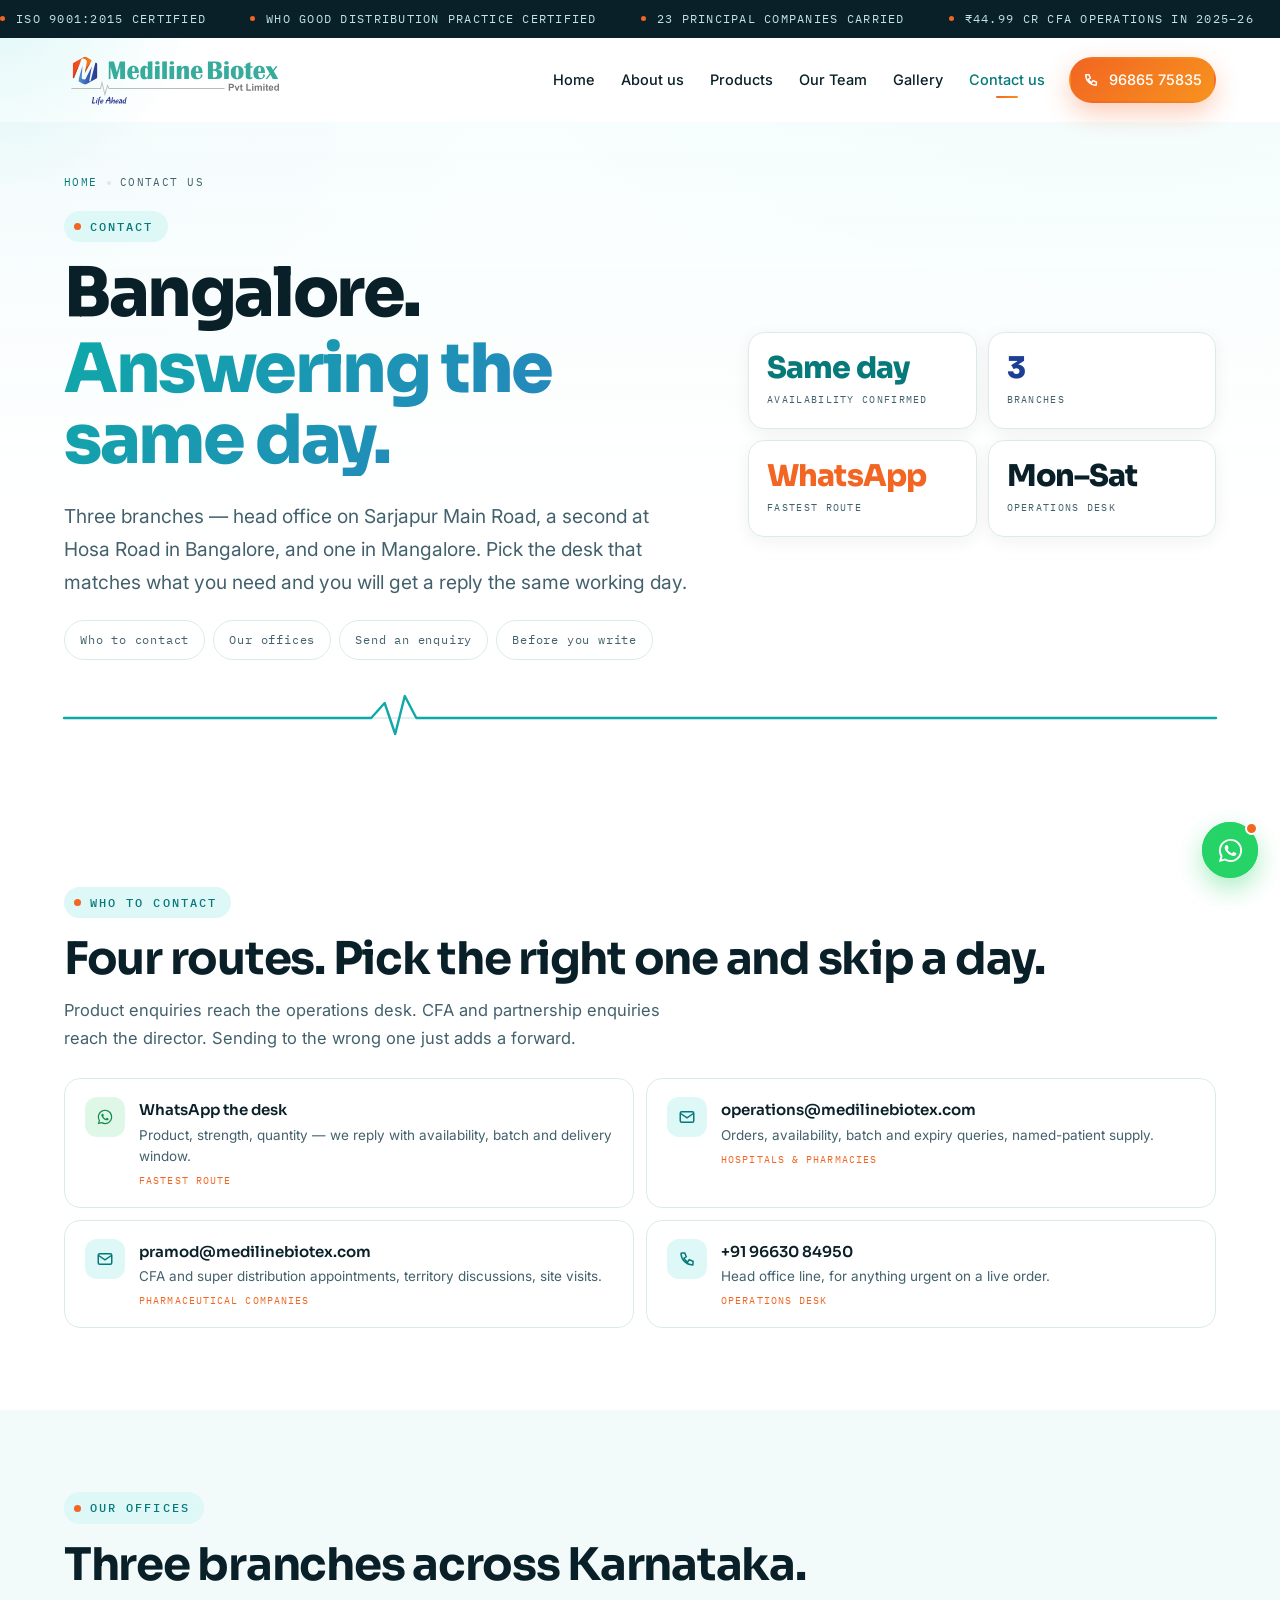
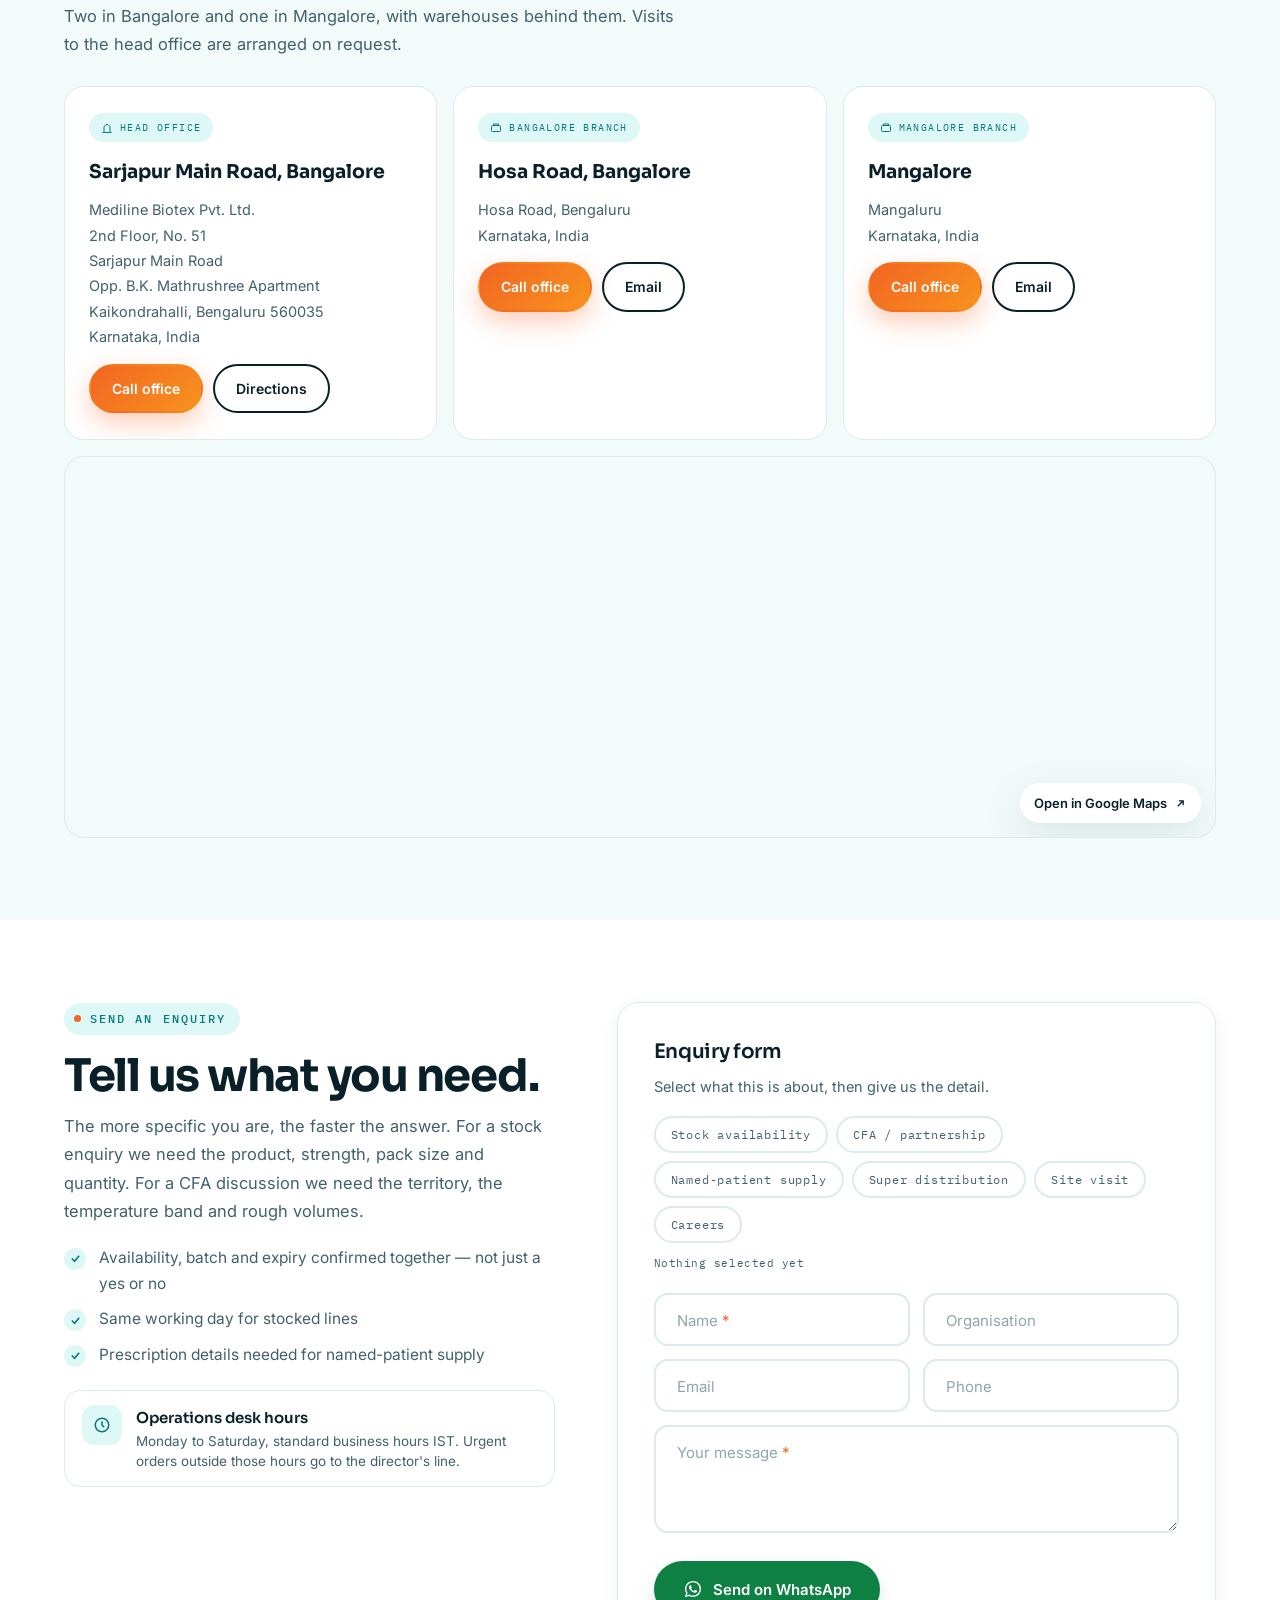
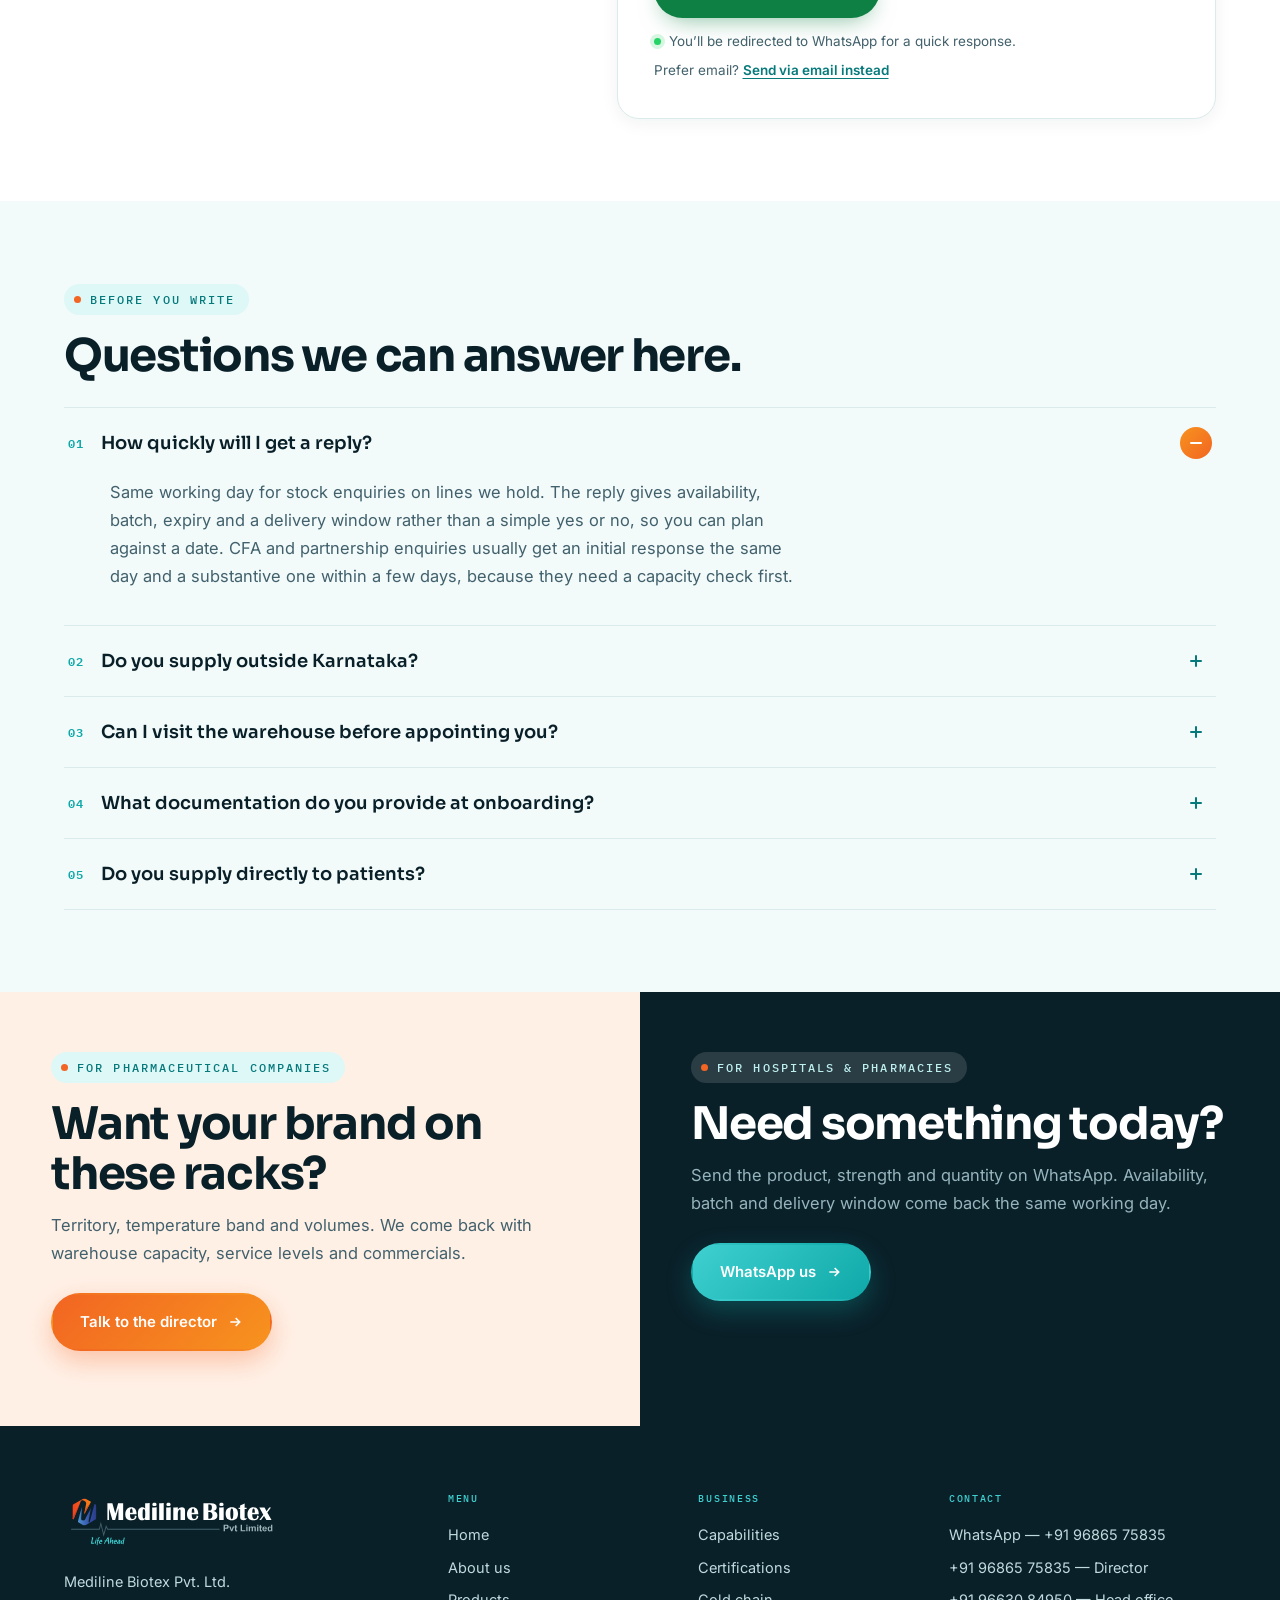
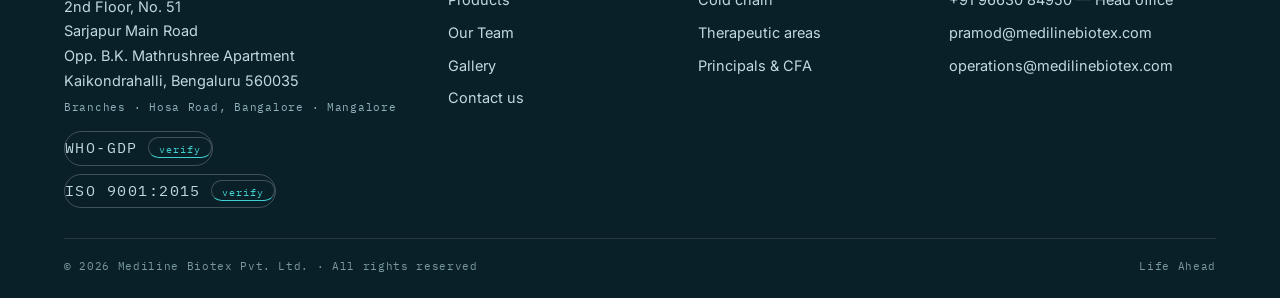
<file: contact.html>
<!DOCTYPE html>
<html lang="en-IN">
<head>
<meta charset="utf-8">
<meta name="viewport" content="width=device-width, initial-scale=1">
<title>Contact us — Mediline Biotex Pvt. Ltd., Bangalore</title>
<meta name="description" content="Contact Mediline Biotex Pvt. Ltd., Sarjapur Main Road, Bengaluru 560035. WhatsApp +91 96865 75835 for stock, CFA and hospital supply enquiries.">
<meta name="robots" content="index, follow, max-image-preview:large">
<link rel="canonical" href="https://medilinebiotex.com/contact">
<meta name="theme-color" content="#37AB9C">
<meta name="author" content="Mediline Biotex Pvt. Ltd.">
<meta name="geo.region" content="IN-KA">
<meta name="geo.placename" content="Bengaluru">
<meta name="geo.position" content="12.9145678;77.6769128">
<meta name="ICBM" content="12.9145678, 77.6769128">
<meta property="og:type" content="website">
<meta property="og:site_name" content="Mediline Biotex Pvt. Ltd.">
<meta property="og:locale" content="en_IN">
<meta property="og:title" content="Contact us — Mediline Biotex Pvt. Ltd., Bangalore">
<meta property="og:description" content="Contact Mediline Biotex Pvt. Ltd., Sarjapur Main Road, Bengaluru 560035. WhatsApp +91 96865 75835 for stock, CFA and hospital supply enquiries.">
<meta property="og:url" content="https://medilinebiotex.com/contact">
<meta property="og:image" content="https://medilinebiotex.com/assets/og-image.jpg">
<meta property="og:image:width" content="1200">
<meta property="og:image:height" content="630">
<meta property="og:image:alt" content="Mediline Biotex Pvt. Ltd. — CFA, CSA and distributor for corporate hospitals, Bangalore">
<meta name="twitter:card" content="summary_large_image">
<meta name="twitter:title" content="Contact us — Mediline Biotex Pvt. Ltd., Bangalore">
<meta name="twitter:description" content="Contact Mediline Biotex Pvt. Ltd., Sarjapur Main Road, Bengaluru 560035. WhatsApp +91 96865 75835 for stock, CFA and hospital supply enquiries.">
<meta name="twitter:image" content="https://medilinebiotex.com/assets/og-image.jpg">
<meta name="twitter:image:alt" content="Mediline Biotex Pvt. Ltd. — CFA, CSA and distributor for corporate hospitals, Bangalore">
<link rel="icon" href="favicon.ico" sizes="48x48">
<link rel="icon" type="image/svg+xml" href="assets/mark.svg">
<link rel="apple-touch-icon" href="assets/apple-touch-icon.png">
<link rel="manifest" href="site.webmanifest">
<link rel="preconnect" href="https://images.unsplash.com" crossorigin>
<link rel="preconnect" href="https://fonts.googleapis.com">
<link rel="preconnect" href="https://fonts.gstatic.com" crossorigin>
<link href="https://fonts.googleapis.com/css2?family=Sora:wght@400;600;700;800&family=Inter:wght@400;500;600&family=IBM+Plex+Mono:wght@400;500&display=swap" rel="stylesheet">
<link rel="stylesheet" href="assets/style.css">
<script type="application/ld+json">
{
 "@context": "https://schema.org",
 "@graph": [
  {
   "@type": [
    "Organization",
    "LocalBusiness"
   ],
   "@id": "https://medilinebiotex.com/#organization",
   "name": "Mediline Biotex Pvt. Ltd.",
   "alternateName": "Mediline Biotex",
   "legalName": "Mediline Biotex Pvt. Ltd.",
   "url": "https://medilinebiotex.com/",
   "slogan": "Life Ahead",
   "logo": {
    "@type": "ImageObject",
    "url": "https://medilinebiotex.com/assets/mediline-mark-512.png",
    "width": 512,
    "height": 573
   },
   "image": "https://medilinebiotex.com/assets/og-image.jpg",
   "description": "Bangalore pharmaceutical supply chain company: carrying & forwarding (CFA), CSA, super distribution and supply to corporate hospitals, with validated cold chain. ISO 9001:2015 and WHO-GDP certified.",
   "foundingDate": "2020",
   "founder": {
    "@type": "Person",
    "name": "Nisha",
    "jobTitle": "Founder & Managing Director"
   },
   "numberOfEmployees": {
    "@type": "QuantitativeValue",
    "minValue": 30
   },
   "telephone": "+91-96865-75835",
   "email": "operations@medilinebiotex.com",
   "address": {
    "@type": "PostalAddress",
    "streetAddress": "2nd Floor, No. 51, Sarjapur Main Road, Opp. B.K. Mathrushree Apartment, Kaikondrahalli",
    "addressLocality": "Bengaluru",
    "addressRegion": "Karnataka",
    "postalCode": "560035",
    "addressCountry": "IN"
   },
   "geo": {
    "@type": "GeoCoordinates",
    "latitude": 12.9145678,
    "longitude": 77.6769128
   },
   "hasMap": "https://maps.app.goo.gl/LE33mHk7Xwc3eiEB8",
   "areaServed": {
    "@type": "Country",
    "name": "India"
   },
   "contactPoint": [
    {
     "@type": "ContactPoint",
     "telephone": "+91-96865-75835",
     "contactType": "sales",
     "areaServed": "IN",
     "availableLanguage": "English"
    },
    {
     "@type": "ContactPoint",
     "telephone": "+91-96630-84950",
     "contactType": "customer service",
     "email": "operations@medilinebiotex.com",
     "areaServed": "IN",
     "availableLanguage": "English"
    }
   ],
   "knowsAbout": [
    "Pharmaceutical distribution",
    "Carrying and forwarding agent (CFA)",
    "Carrying and selling agent (CSA)",
    "Super distribution",
    "Cold chain logistics (2–8°C)",
    "Hospital pharmaceutical supply",
    "Oncology medicines",
    "Critical care medicines",
    "Transplant medicines",
    "Nephrology",
    "Anti-diabetic medicines",
    "Dermatology",
    "General medicine",
    "Medical devices and diagnostics",
    "Sanitisation products",
    "WHO Good Distribution Practice",
    "ISO 9001:2015"
   ]
  },
  {
   "@type": "WebSite",
   "@id": "https://medilinebiotex.com/#website",
   "url": "https://medilinebiotex.com/",
   "name": "Mediline Biotex Pvt. Ltd.",
   "publisher": {
    "@id": "https://medilinebiotex.com/#organization"
   },
   "inLanguage": "en-IN"
  },
  {
   "@type": "ContactPage",
   "@id": "https://medilinebiotex.com/contact#webpage",
   "url": "https://medilinebiotex.com/contact",
   "name": "Contact us — Mediline Biotex Pvt. Ltd., Bangalore",
   "description": "Contact Mediline Biotex Pvt. Ltd., Sarjapur Main Road, Bengaluru 560035. WhatsApp +91 96865 75835 for stock, CFA and hospital supply enquiries.",
   "isPartOf": {
    "@id": "https://medilinebiotex.com/#website"
   },
   "about": {
    "@id": "https://medilinebiotex.com/#organization"
   },
   "inLanguage": "en-IN",
   "primaryImageOfPage": {
    "@type": "ImageObject",
    "url": "https://medilinebiotex.com/assets/og-image.jpg"
   },
   "breadcrumb": {
    "@id": "https://medilinebiotex.com/contact#breadcrumb"
   }
  },
  {
   "@type": "BreadcrumbList",
   "@id": "https://medilinebiotex.com/contact#breadcrumb",
   "itemListElement": [
    {
     "@type": "ListItem",
     "position": 1,
     "name": "Home",
     "item": "https://medilinebiotex.com/"
    },
    {
     "@type": "ListItem",
     "position": 2,
     "name": "Contact us",
     "item": "https://medilinebiotex.com/contact"
    }
   ]
  },
  {
   "@type": "FAQPage",
   "@id": "https://medilinebiotex.com/contact#faq",
   "isPartOf": {
    "@id": "https://medilinebiotex.com/contact#webpage"
   },
   "mainEntity": [
    {
     "@type": "Question",
     "name": "How quickly will I get a reply?",
     "acceptedAnswer": {
      "@type": "Answer",
      "text": "Same working day for stock enquiries on lines we hold. The reply gives availability, batch, expiry and a delivery window rather than a simple yes or no, so you can plan against a date. CFA and partnership enquiries usually get an initial response the same day and a substantive one within a few days, because they need a capacity check first."
     }
    },
    {
     "@type": "Question",
     "name": "Do you supply outside Karnataka?",
     "acceptedAnswer": {
      "@type": "Answer",
      "text": "Yes. Deliveries reach metro and non-metro cities nationwide through established logistics partners, with packing configured to the specific lane and expected transit time. Our carrying and forwarding mandates cover Karnataka, Tamil Nadu, Puducherry and all-India central warehousing depending on the principal."
     }
    },
    {
     "@type": "Question",
     "name": "Can I visit the warehouse before appointing you?",
     "acceptedAnswer": {
      "@type": "Answer",
      "text": "We would prefer it. Site visits for prospective principals are arranged on request at the Sarjapur Main Road head office — the cold room, the racking, the segregation and the records behind them. Contact the director's line to arrange one."
     }
    },
    {
     "@type": "Question",
     "name": "What documentation do you provide at onboarding?",
     "acceptedAnswer": {
      "@type": "Answer",
      "text": "Wholesale drug licences, the ISO 9001:2015 certificate, the WHO-GDP certificate, and company registration details. Both certifications can be verified independently at the issuing bodies — qrocert.org and ukascert.co.uk."
     }
    },
    {
     "@type": "Question",
     "name": "Do you supply directly to patients?",
     "acceptedAnswer": {
      "@type": "Answer",
      "text": "Yes, for anti-cancer and speciality medicines, against a verified prescription and coordinated with the treating hospital, with the cold chain maintained to the door. Write to the operations desk with the prescription details and the treating hospital."
     }
    }
   ]
  }
 ]
}
</script>
</head>
<body>
<div id="glow"></div>
<div id="prog"></div>
<!-- ===== TICKER ===== -->
<div id="tick">
  <div class="tick-track" data-marq>
    <span><u></u> ISO 9001:2015 certified</span>
    <span><u></u> WHO Good Distribution Practice certified</span>
    <span><u></u> 23 principal companies carried</span>
    <span><u></u> &#8377;44.99 Cr CFA operations in 2025&ndash;26</span>
    <span><u></u> 5 CFA &amp; CSA mandates</span>
    <span><u></u> 200+ hospitals and pharmacies supplied</span>
    <span><u></u> 3 branches &mdash; Bangalore &amp; Mangalore</span>
    <span><u></u> Cold 2&ndash;8&deg;C &middot; Cool 15&ndash;25&deg;C &middot; Ambient below 30&deg;C</span>
    <span><u></u> Same-day availability confirmation</span>
  </div>
</div>
<!-- ===== HEADER ===== -->
<header id="hdr">
  <div class="wrap hdr-in">
    <a class="logo" href="./"><img src="assets/logo.svg" alt="Mediline Biotex Pvt. Ltd. — Life Ahead" width="585" height="166"></a>
    <nav class="nav" aria-label="Main">
      <a href="./">Home</a>
      <a href="about">About us</a>
      <a href="products">Products</a>
      <a href="team">Our Team</a>
      <a href="gallery">Gallery</a>
      <a href="contact" class="active">Contact us</a>
      <a class="btn btn-warm btn-sm" href="tel:+919686575835"><svg viewBox="0 0 24 24" fill="none" stroke="currentColor" stroke-width="2.2"><path d="M5 4h4l2 5-3 2a12 12 0 005 5l2-3 5 2v4a1 1 0 01-1 1A16 16 0 014 5a1 1 0 011-1z"/></svg> 96865&nbsp;75835</a>
    </nav>
    <button id="burger" type="button" aria-label="Open menu" aria-controls="drawer" aria-expanded="false"><span></span><span></span><span></span></button>
  </div>
</header>
<nav id="drawer" aria-label="Mobile menu">
  <p class="d-head">Menu</p>
  <a href="./">Home</a>
  <a href="about">About us</a>
  <a href="products">Products</a>
  <a href="team">Our Team</a>
  <a href="gallery">Gallery</a>
  <a href="contact" class="on">Contact us</a>
  <div class="d-actions">
    <a class="call" href="tel:+919686575835"><svg viewBox="0 0 24 24" fill="none" stroke="currentColor" stroke-width="2.2"><path d="M5 4h4l2 5-3 2a12 12 0 005 5l2-3 5 2v4a1 1 0 01-1 1A16 16 0 014 5a1 1 0 011-1z"/></svg> Call 96865&nbsp;75835</a>
    <a class="whats" href="https://wa.me/919686575835?text=Hi%20Mediline%20Biotex%2C%20I%27d%20like%20to%20enquire%20about%20" target="_blank" rel="noopener"><svg viewBox="0 0 32 32" fill="currentColor"><path d="M16.01 3.2c-7.06 0-12.8 5.74-12.8 12.8 0 2.26.59 4.46 1.72 6.4L3.2 28.8l6.57-1.7a12.74 12.74 0 006.24 1.6h.01c7.06 0 12.8-5.74 12.8-12.8 0-3.42-1.33-6.63-3.75-9.05a12.7 12.7 0 00-9.06-3.65zm0 23.34h-.01a10.6 10.6 0 01-5.4-1.48l-.39-.23-4.02 1.05 1.07-3.92-.25-.4a10.6 10.6 0 01-1.63-5.66c0-5.87 4.78-10.64 10.64-10.64 2.84 0 5.51 1.11 7.52 3.12a10.57 10.57 0 013.11 7.53c0 5.87-4.77 10.63-10.64 10.63zm5.83-7.96c-.32-.16-1.89-.93-2.18-1.04-.29-.11-.5-.16-.71.16-.21.32-.82 1.04-1.01 1.25-.18.21-.37.24-.69.08-.32-.16-1.35-.5-2.57-1.59-.95-.85-1.59-1.89-1.78-2.21-.18-.32-.02-.5.14-.66.15-.14.32-.37.48-.56.16-.19.21-.32.32-.53.11-.21.05-.4-.03-.56-.08-.16-.71-1.73-.98-2.36-.26-.62-.52-.54-.71-.55l-.61-.01c-.21 0-.56.08-.85.4-.29.32-1.11 1.09-1.11 2.65s1.14 3.08 1.3 3.29c.16.21 2.24 3.42 5.43 4.8.76.33 1.35.52 1.81.67.76.24 1.45.21 2 .13.61-.09 1.89-.77 2.15-1.52.27-.75.27-1.38.19-1.52-.08-.13-.29-.21-.61-.37z"/></svg> WhatsApp us</a>
  </div>
  <p class="d-foot">2nd Floor, No. 51, Sarjapur Main Road<br>Kaikondrahalli, Bengaluru 560035<br>Branches: Hosa Road &middot; Mangalore</p>
</nav>
<div id="navScrim"></div>
<!-- ===== PAGE HEAD ===== -->
<section id="phead" class="px">
  <div class="px-frame">
    <div class="px-bg" style="background-image:url('https://images.unsplash.com/photo-1565891741441-64926e441838?auto=format&amp;fit=crop&amp;w=2400&amp;q=72')"></div>
    <div class="px-veil veil-light"></div>
  </div>
  <div class="wrap">
    <p class="crumb"><a href="./">Home</a> <i></i> Contact us</p>
    <div class="phead-grid">
      <div>
        <p class="eyebrow"><i></i> Contact</p>
        <h1 class="h1" data-split>Bangalore. <em class="grad-text">Answering the same day.</em></h1>
        <p class="lede" style="margin-top:20px">Three branches &mdash; head office on Sarjapur Main Road, a second at Hosa Road in Bangalore, and one in Mangalore. Pick the desk that matches what you need and you will get a reply the same working day.</p>
        <div class="anchor-nav">
          <a href="#routes">Who to contact</a><a href="#offices">Our offices</a>
          <a href="#enquire">Send an enquiry</a><a href="#faq">Before you write</a>
        </div>
      </div>
      <div class="qstats rv-r">
        <div class="qstat teal"><b>Same day</b><span>Availability confirmed</span></div>
        <div class="qstat cool"><b>3</b><span>Branches</span></div>
        <div class="qstat warm"><b>WhatsApp</b><span>Fastest route</span></div>
        <div class="qstat"><b>Mon&ndash;Sat</b><span>Operations desk</span></div>
      </div>
    </div>
    <div class="pulse-wrap">
      <svg class="pulse" viewBox="0 0 1200 44" preserveAspectRatio="none" aria-hidden="true">
        <path class="flat" d="M0 22 H1200"/>
        <path class="live-line" d="M0 22 H320 l14 -15 l11 31 l10 -38 l12 22 H1200"/>
      </svg>
    </div>
  </div>
</section>

<!-- ===== ROUTES ===== -->
<section class="sec" id="routes">
  <div class="wrap">
    <div class="rv">
      <p class="eyebrow"><i></i> Who to contact</p>
      <h2 class="h2">Four routes. Pick the right one and skip a day.</h2>
      <p class="sub">Product enquiries reach the operations desk. CFA and partnership enquiries reach the director. Sending to the wrong one just adds a forward.</p>
    </div>
    <div class="routes rv">
      <a class="route" href="https://wa.me/919686575835?text=Hi%20Mediline%20Biotex%2C%20I%27d%20like%20to%20check%20availability%20for%20" target="_blank" rel="noopener">
        <span class="ico" style="background:#DFF7E7;color:#128C4A"><svg viewBox="0 0 32 32" fill="currentColor"><path d="M16.01 3.2c-7.06 0-12.8 5.74-12.8 12.8 0 2.26.59 4.46 1.72 6.4L3.2 28.8l6.57-1.7a12.74 12.74 0 006.24 1.6h.01c7.06 0 12.8-5.74 12.8-12.8 0-3.42-1.33-6.63-3.75-9.05a12.7 12.7 0 00-9.06-3.65zm0 23.34h-.01a10.6 10.6 0 01-5.4-1.48l-.39-.23-4.02 1.05 1.07-3.92-.25-.4a10.6 10.6 0 01-1.63-5.66c0-5.87 4.78-10.64 10.64-10.64 2.84 0 5.51 1.11 7.52 3.12a10.57 10.57 0 013.11 7.53c0 5.87-4.77 10.63-10.64 10.63zm5.83-7.96c-.32-.16-1.89-.93-2.18-1.04-.29-.11-.5-.16-.71.16-.21.32-.82 1.04-1.01 1.25-.18.21-.37.24-.69.08-.32-.16-1.35-.5-2.57-1.59-.95-.85-1.59-1.89-1.78-2.21-.18-.32-.02-.5.14-.66.15-.14.32-.37.48-.56.16-.19.21-.32.32-.53.11-.21.05-.4-.03-.56-.08-.16-.71-1.73-.98-2.36-.26-.62-.52-.54-.71-.55l-.61-.01c-.21 0-.56.08-.85.4-.29.32-1.11 1.09-1.11 2.65s1.14 3.08 1.3 3.29c.16.21 2.24 3.42 5.43 4.8.76.33 1.35.52 1.81.67.76.24 1.45.21 2 .13.61-.09 1.89-.77 2.15-1.52.27-.75.27-1.38.19-1.52-.08-.13-.29-.21-.61-.37z"/></svg></span>
        <span><b>WhatsApp the desk</b><small>Product, strength, quantity &mdash; we reply with availability, batch and delivery window.</small><span class="tagm">Fastest route</span></span>
      </a>
      <a class="route" href="mailto:operations@medilinebiotex.com">
        <span class="ico"><svg viewBox="0 0 24 24" fill="none" stroke="currentColor" stroke-width="2"><rect x="3" y="5" width="18" height="14" rx="2"/><path d="M3 7l9 6 9-6"/></svg></span>
        <span><b>operations@<wbr>medilinebiotex.com</b><small>Orders, availability, batch and expiry queries, named-patient supply.</small><span class="tagm">Hospitals &amp; pharmacies</span></span>
      </a>
      <a class="route" href="mailto:pramod@medilinebiotex.com">
        <span class="ico"><svg viewBox="0 0 24 24" fill="none" stroke="currentColor" stroke-width="2"><rect x="3" y="5" width="18" height="14" rx="2"/><path d="M3 7l9 6 9-6"/></svg></span>
        <span><b>pramod@<wbr>medilinebiotex.com</b><small>CFA and super distribution appointments, territory discussions, site visits.</small><span class="tagm">Pharmaceutical companies</span></span>
      </a>
      <a class="route" href="tel:+919663084950">
        <span class="ico"><svg viewBox="0 0 24 24" fill="none" stroke="currentColor" stroke-width="2"><path d="M5 4h4l2 5-3 2a12 12 0 005 5l2-3 5 2v4a1 1 0 01-1 1A16 16 0 014 5a1 1 0 011-1z"/></svg></span>
        <span><b>+91&nbsp;96630&nbsp;84950</b><small>Head office line, for anything urgent on a live order.</small><span class="tagm">Operations desk</span></span>
      </a>
    </div>
  </div>
</section>

<!-- ===== OFFICES ===== -->
<section class="sec sec-mist" id="offices">
  <div class="wrap">
    <div class="rv">
      <p class="eyebrow"><i></i> Our offices</p>
      <h2 class="h2">Three branches across Karnataka.</h2>
      <p class="sub">Two in Bangalore and one in Mangalore, with warehouses behind them. Visits to the head office are arranged on request.</p>
    </div>
    <div class="offices rv">
      <div class="office">
        <span class="badge2"><svg viewBox="0 0 24 24" fill="none" stroke="currentColor" stroke-width="2" style="width:12px;height:12px"><path d="M3 21h18M6 21V9l6-5 6 5v12"/></svg> Head office</span>
        <h3>Sarjapur Main Road, Bangalore</h3>
        <address>Mediline Biotex Pvt. Ltd.<br>2nd Floor, No. 51<br>Sarjapur Main Road<br>Opp. B.K. Mathrushree Apartment<br>Kaikondrahalli, Bengaluru 560035<br>Karnataka, India</address>
        <div class="row2">
          <a class="btn btn-warm btn-sm" href="tel:+919663084950">Call office</a>
          <a class="btn btn-out btn-sm" href="https://maps.app.goo.gl/LE33mHk7Xwc3eiEB8" target="_blank" rel="noopener">Directions</a>
        </div>
      </div>
      <div class="office">
        <span class="badge2"><svg viewBox="0 0 24 24" fill="none" stroke="currentColor" stroke-width="2" style="width:12px;height:12px"><rect x="3" y="7" width="18" height="12" rx="2"/><path d="M7 7V4h10v3"/></svg> Bangalore branch</span>
        <h3>Hosa Road, Bangalore</h3>
        <address>Hosa Road, Bengaluru<br>Karnataka, India</address>
        <div class="row2">
          <a class="btn btn-warm btn-sm" href="tel:+919663084950">Call office</a>
          <a class="btn btn-out btn-sm" href="mailto:operations@medilinebiotex.com">Email</a>
        </div>
      </div>
      <div class="office">
        <span class="badge2"><svg viewBox="0 0 24 24" fill="none" stroke="currentColor" stroke-width="2" style="width:12px;height:12px"><rect x="3" y="7" width="18" height="12" rx="2"/><path d="M7 7V4h10v3"/></svg> Mangalore branch</span>
        <h3>Mangalore</h3>
        <address>Mangaluru<br>Karnataka, India</address>
        <div class="row2">
          <a class="btn btn-warm btn-sm" href="tel:+919663084950">Call office</a>
          <a class="btn btn-out btn-sm" href="mailto:operations@medilinebiotex.com">Email</a>
        </div>
      </div>
    </div>
    <div class="mapwrap rv">
      <iframe title="Mediline Biotex Pvt. Ltd. head office, Kaikondrahalli, Sarjapur Main Road, Bangalore" loading="lazy" referrerpolicy="strict-origin-when-cross-origin"
        src="https://www.google.com/maps/embed?pb=!1m18!1m12!1m3!1d3417.972706762102!2d77.67433250994746!3d12.914573016074884!2m3!1f0!2f0!3f0!3m2!1i1024!2i768!4f13.1!3m3!1m2!1s0x3bae13acd42a16a9%3A0xd050b0f3e613f772!2sMediline%20Biotex%20Pvt%20Ltd!5e1!3m2!1sen!2sin!4v1792724080737!5m2!1sen!2sin" allowfullscreen></iframe>
      <a class="map-open" href="https://maps.app.goo.gl/LE33mHk7Xwc3eiEB8" target="_blank" rel="noopener">Open in Google Maps <svg viewBox="0 0 24 24" fill="none" stroke="currentColor" stroke-width="2.4"><path d="M7 17L17 7M9 7h8v8"/></svg></a>
    </div>
  </div>
</section>

<!-- ===== ENQUIRY ===== -->
<section class="sec" id="enquire">
  <div class="wrap">
    <div class="contact-grid">
      <div class="rv-l">
        <p class="eyebrow"><i></i> Send an enquiry</p>
        <h2 class="h2">Tell us what you need.</h2>
        <p class="sub">The more specific you are, the faster the answer. For a stock enquiry we need the product, strength, pack size and quantity. For a CFA discussion we need the territory, the temperature band and rough volumes.</p>
        <ul class="pill-list">
          <li><span class="ck"><svg viewBox="0 0 24 24" fill="none" stroke="#06797B" stroke-width="3.4"><path d="M4 12l6 6L20 6"/></svg></span> Availability, batch and expiry confirmed together &mdash; not just a yes or no</li>
          <li><span class="ck"><svg viewBox="0 0 24 24" fill="none" stroke="#06797B" stroke-width="3.4"><path d="M4 12l6 6L20 6"/></svg></span> Same working day for stocked lines</li>
          <li><span class="ck"><svg viewBox="0 0 24 24" fill="none" stroke="#06797B" stroke-width="3.4"><path d="M4 12l6 6L20 6"/></svg></span> Prescription details needed for named-patient supply</li>
        </ul>
        <div class="cinfo">
          <div class="ci">
            <span class="ico"><svg viewBox="0 0 24 24" fill="none" stroke="currentColor" stroke-width="2"><circle cx="12" cy="12" r="9"/><path d="M12 7v5l3 3"/></svg></span>
            <span><b>Operations desk hours</b><small>Monday to Saturday, standard business hours IST. Urgent orders outside those hours go to the director's line.</small></span>
          </div>
        </div>
      </div>

      <div class="avail rv-r">
        <h3 class="h3">Enquiry form</h3>
        <p class="sub" style="font-size:14.5px">Select what this is about, then give us the detail.</p>
        <div class="pick" id="pick" data-label="Enquiry type">
          <button type="button" data-p="Stock availability">Stock availability</button>
          <button type="button" data-p="CFA / partnership">CFA / partnership</button>
          <button type="button" data-p="Named-patient supply">Named-patient supply</button>
          <button type="button" data-p="Super distribution">Super distribution</button>
          <button type="button" data-p="Site visit">Site visit</button>
          <button type="button" data-p="Careers">Careers</button>
        </div>
        <p class="hint" id="pickHint">Nothing selected yet</p>
        <div class="form-grid">
          <div class="field"><input type="text" id="c1" required aria-required="true"><label for="c1">Name<span class="req" aria-hidden="true"> *</span></label></div>
          <div class="field"><input type="text" id="c2"><label for="c2">Organisation</label></div>
          <div class="field"><input type="email" id="c3"><label for="c3">Email</label></div>
          <div class="field"><input type="tel" id="c4"><label for="c4">Phone</label></div>
          <div class="field full"><textarea id="c5" required aria-required="true"></textarea><label for="c5">Your message<span class="req" aria-hidden="true"> *</span></label></div>
        </div>
        <div class="send" data-src="Contact page" data-mail="operations@medilinebiotex.com">
          <a class="btn btn-wa" id="sendBtn" href="https://wa.me/919686575835" target="_blank" rel="noopener"><svg aria-hidden="true" viewBox="0 0 32 32" fill="currentColor"><path d="M16.01 3.2c-7.06 0-12.8 5.74-12.8 12.8 0 2.26.59 4.46 1.72 6.4L3.2 28.8l6.57-1.7a12.74 12.74 0 006.24 1.6h.01c7.06 0 12.8-5.74 12.8-12.8 0-3.42-1.33-6.63-3.75-9.05a12.7 12.7 0 00-9.06-3.65zm0 23.34h-.01a10.6 10.6 0 01-5.4-1.48l-.39-.23-4.02 1.05 1.07-3.92-.25-.4a10.6 10.6 0 01-1.63-5.66c0-5.87 4.78-10.64 10.64-10.64 2.84 0 5.51 1.11 7.52 3.12a10.57 10.57 0 013.11 7.53c0 5.87-4.77 10.63-10.64 10.63zm5.83-7.96c-.32-.16-1.89-.93-2.18-1.04-.29-.11-.5-.16-.71.16-.21.32-.82 1.04-1.01 1.25-.18.21-.37.24-.69.08-.32-.16-1.35-.5-2.57-1.59-.95-.85-1.59-1.89-1.78-2.21-.18-.32-.02-.5.14-.66.15-.14.32-.37.48-.56.16-.19.21-.32.32-.53.11-.21.05-.4-.03-.56-.08-.16-.71-1.73-.98-2.36-.26-.62-.52-.54-.71-.55l-.61-.01c-.21 0-.56.08-.85.4-.29.32-1.11 1.09-1.11 2.65s1.14 3.08 1.3 3.29c.16.21 2.24 3.42 5.43 4.8.76.33 1.35.52 1.81.67.76.24 1.45.21 2 .13.61-.09 1.89-.77 2.15-1.52.27-.75.27-1.38.19-1.52-.08-.13-.29-.21-.61-.37z"/></svg> Send on WhatsApp</a>
          <p class="send-note">You&rsquo;ll be redirected to WhatsApp for a quick response.</p>
          <p class="send-alt">Prefer email? <a class="mail-alt" href="mailto:operations@medilinebiotex.com">Send via email instead</a></p>
          <p class="form-err" role="alert" hidden></p>
          <div id="formMsg" role="status"></div>
        </div>
      </div>
    </div>
  </div>
</section>

<!-- ===== FAQ ===== -->
<section class="sec sec-mist" id="faq">
  <div class="wrap">
    <div class="rv">
      <p class="eyebrow"><i></i> Before you write</p>
      <h2 class="h2">Questions we can answer here.</h2>
    </div>
    <div class="acc rv">
      <div class="acc-item open"><div class="acc-hd" role="button" tabindex="0" aria-expanded="true"><span class="n">01</span> How quickly will I get a reply? <span class="pm"></span></div>
        <div class="acc-bd" style="display:block"><p>Same working day for stock enquiries on lines we hold. The reply gives availability, batch, expiry and a delivery window rather than a simple yes or no, so you can plan against a date. CFA and partnership enquiries usually get an initial response the same day and a substantive one within a few days, because they need a capacity check first.</p></div></div>
      <div class="acc-item"><div class="acc-hd" role="button" tabindex="0" aria-expanded="false"><span class="n">02</span> Do you supply outside Karnataka? <span class="pm"></span></div>
        <div class="acc-bd"><p>Yes. Deliveries reach metro and non-metro cities nationwide through established logistics partners, with packing configured to the specific lane and expected transit time. Our carrying and forwarding mandates cover Karnataka, Tamil Nadu, Puducherry and all-India central warehousing depending on the principal.</p></div></div>
      <div class="acc-item"><div class="acc-hd" role="button" tabindex="0" aria-expanded="false"><span class="n">03</span> Can I visit the warehouse before appointing you? <span class="pm"></span></div>
        <div class="acc-bd"><p>We would prefer it. Site visits for prospective principals are arranged on request at the Sarjapur Main Road head office &mdash; the cold room, the racking, the segregation and the records behind them. Contact the director's line to arrange one.</p></div></div>
      <div class="acc-item"><div class="acc-hd" role="button" tabindex="0" aria-expanded="false"><span class="n">04</span> What documentation do you provide at onboarding? <span class="pm"></span></div>
        <div class="acc-bd"><p>Wholesale drug licences, the ISO 9001:2015 certificate, the WHO-GDP certificate, and company registration details. Both certifications can be verified independently at the issuing bodies &mdash; qrocert.org and ukascert.co.uk.</p></div></div>
      <div class="acc-item"><div class="acc-hd" role="button" tabindex="0" aria-expanded="false"><span class="n">05</span> Do you supply directly to patients? <span class="pm"></span></div>
        <div class="acc-bd"><p>Yes, for anti-cancer and speciality medicines, against a verified prescription and coordinated with the treating hospital, with the cold chain maintained to the door. Write to the operations desk with the prescription details and the treating hospital.</p></div></div>
    </div>
  </div>
</section>

<!-- ===== SPLIT CTA ===== -->
<section class="split">
  <div class="half a rv-l"><p class="eyebrow"><i></i> For pharmaceutical companies</p>
    <h2 class="h2">Want your brand on these racks?</h2>
    <p class="sub">Territory, temperature band and volumes. We come back with warehouse capacity, service levels and commercials.</p>
    <p style="margin-top:26px"><a class="btn btn-warm" href="tel:+919686575835">Talk to the director <svg viewBox="0 0 24 24" fill="none" stroke="currentColor" stroke-width="2.4"><path d="M5 12h14M13 6l6 6-6 6"/></svg></a></p></div>
  <div class="half b rv-r"><p class="eyebrow on-dark"><i></i> For hospitals &amp; pharmacies</p>
    <h2 class="h2">Need something today?</h2>
    <p class="sub">Send the product, strength and quantity on WhatsApp. Availability, batch and delivery window come back the same working day.</p>
    <p style="margin-top:26px"><a class="btn btn-teal" href="https://wa.me/919686575835?text=Hi%20Mediline%20Biotex%2C%20I%27d%20like%20to%20check%20availability%20for%20" target="_blank" rel="noopener">WhatsApp us <svg viewBox="0 0 24 24" fill="none" stroke="currentColor" stroke-width="2.4"><path d="M5 12h14M13 6l6 6-6 6"/></svg></a></p></div>
</section>
<!-- ===== FOOTER ===== -->
<footer id="ftr">
  <div class="wrap">
    <div class="f-grid">
      <div>
        <img src="assets/logo-knockout.svg" alt="Mediline Biotex Pvt. Ltd." width="585" height="166">
        <address>Mediline Biotex Pvt. Ltd.<br>2nd Floor, No. 51<br>Sarjapur Main Road<br>Opp. B.K. Mathrushree Apartment<br>Kaikondrahalli, Bengaluru 560035<br><span class="f-br">Branches &middot; Hosa Road, Bangalore &middot; Mangalore</span></address>
        <p class="f-cert">
          <a href="https://www.ukascert.co.uk/verify.aspx" target="_blank" rel="noopener">WHO&#8209;GDP <span class="vf">verify</span></a>
          <a href="https://www.qrocert.org/verify.aspx" target="_blank" rel="noopener">ISO 9001:2015 <span class="vf">verify</span></a>
        </p>
      </div>
      <div><h4>Menu</h4><a href="./">Home</a><a href="about">About us</a><a href="products">Products</a><a href="team">Our Team</a><a href="gallery">Gallery</a><a href="contact">Contact us</a></div>
      <div><h4>Business</h4><a href="about#capabilities">Capabilities</a><a href="about#certs">Certifications</a><a href="products#storage">Cold chain</a><a href="products#explorer">Therapeutic areas</a><a href="about#partners">Principals &amp; CFA</a></div>
      <div><h4>Contact</h4><a href="https://wa.me/919686575835?text=Hi%20Mediline%20Biotex%2C%20I%27d%20like%20to%20enquire%20about%20" target="_blank" rel="noopener">WhatsApp — +91&nbsp;96865&nbsp;75835</a><a href="tel:+919686575835">+91&nbsp;96865&nbsp;75835 — Director</a><a href="tel:+919663084950">+91&nbsp;96630&nbsp;84950 — Head office</a><a href="mailto:pramod@medilinebiotex.com">pramod@<wbr>medilinebiotex.com</a><a href="mailto:operations@medilinebiotex.com">operations@<wbr>medilinebiotex.com</a></div>
    </div>
    <div class="f-btm"><span>&copy; 2026 Mediline Biotex Pvt. Ltd. &middot; All rights reserved</span><span>Life Ahead</span></div>
  </div>
</footer>
<div id="lightbox" role="dialog" aria-modal="true" aria-label="Image viewer">
  <button id="lbClose" type="button" aria-label="Close"><svg viewBox="0 0 24 24" fill="none" stroke="currentColor" stroke-width="2.6"><path d="M6 6l12 12M18 6L6 18"/></svg></button>
  <img id="lbImg" src="[data-uri]" alt="">
  <p id="lbCap"></p>
</div>
<!-- ===== FLOATING ACTIONS ===== -->
<div id="floats">
  <button id="toTop" type="button" aria-label="Back to top">
    <svg class="ring" viewBox="0 0 54 54" aria-hidden="true"><circle class="rb" cx="27" cy="27" r="24"/><circle class="rf" id="topRing" cx="27" cy="27" r="24"/></svg>
    <span class="btnface"><svg viewBox="0 0 24 24" fill="none" stroke="currentColor" stroke-width="2.6"><path d="M12 19V5M5 12l7-7 7 7"/></svg></span>
  </button>
  <a id="wa" href="https://wa.me/919686575835?text=Hi%20Mediline%20Biotex%2C%20I%27d%20like%20to%20enquire%20about%20" target="_blank" rel="noopener" aria-label="Chat with Mediline Biotex Pvt. Ltd. on WhatsApp">
    <span class="ping"></span><span class="badge"></span><svg viewBox="0 0 32 32" fill="#fff" aria-hidden="true"><path d="M16.01 3.2c-7.06 0-12.8 5.74-12.8 12.8 0 2.26.59 4.46 1.72 6.4L3.2 28.8l6.57-1.7a12.74 12.74 0 006.24 1.6h.01c7.06 0 12.8-5.74 12.8-12.8 0-3.42-1.33-6.63-3.75-9.05a12.7 12.7 0 00-9.06-3.65zm0 23.34h-.01a10.6 10.6 0 01-5.4-1.48l-.39-.23-4.02 1.05 1.07-3.92-.25-.4a10.6 10.6 0 01-1.63-5.66c0-5.87 4.78-10.64 10.64-10.64 2.84 0 5.51 1.11 7.52 3.12a10.57 10.57 0 013.11 7.53c0 5.87-4.77 10.63-10.64 10.63zm5.83-7.96c-.32-.16-1.89-.93-2.18-1.04-.29-.11-.5-.16-.71.16-.21.32-.82 1.04-1.01 1.25-.18.21-.37.24-.69.08-.32-.16-1.35-.5-2.57-1.59-.95-.85-1.59-1.89-1.78-2.21-.18-.32-.02-.5.14-.66.15-.14.32-.37.48-.56.16-.19.21-.32.32-.53.11-.21.05-.4-.03-.56-.08-.16-.71-1.73-.98-2.36-.26-.62-.52-.54-.71-.55l-.61-.01c-.21 0-.56.08-.85.4-.29.32-1.11 1.09-1.11 2.65s1.14 3.08 1.3 3.29c.16.21 2.24 3.42 5.43 4.8.76.33 1.35.52 1.81.67.76.24 1.45.21 2 .13.61-.09 1.89-.77 2.15-1.52.27-.75.27-1.38.19-1.52-.08-.13-.29-.21-.61-.37z"/></svg>
    <span class="say">Chat on WhatsApp</span>
  </a>
</div>
<script src="assets/jquery.min.js"></script>
<script src="assets/app.js"></script>
</body>
</html>
</file>
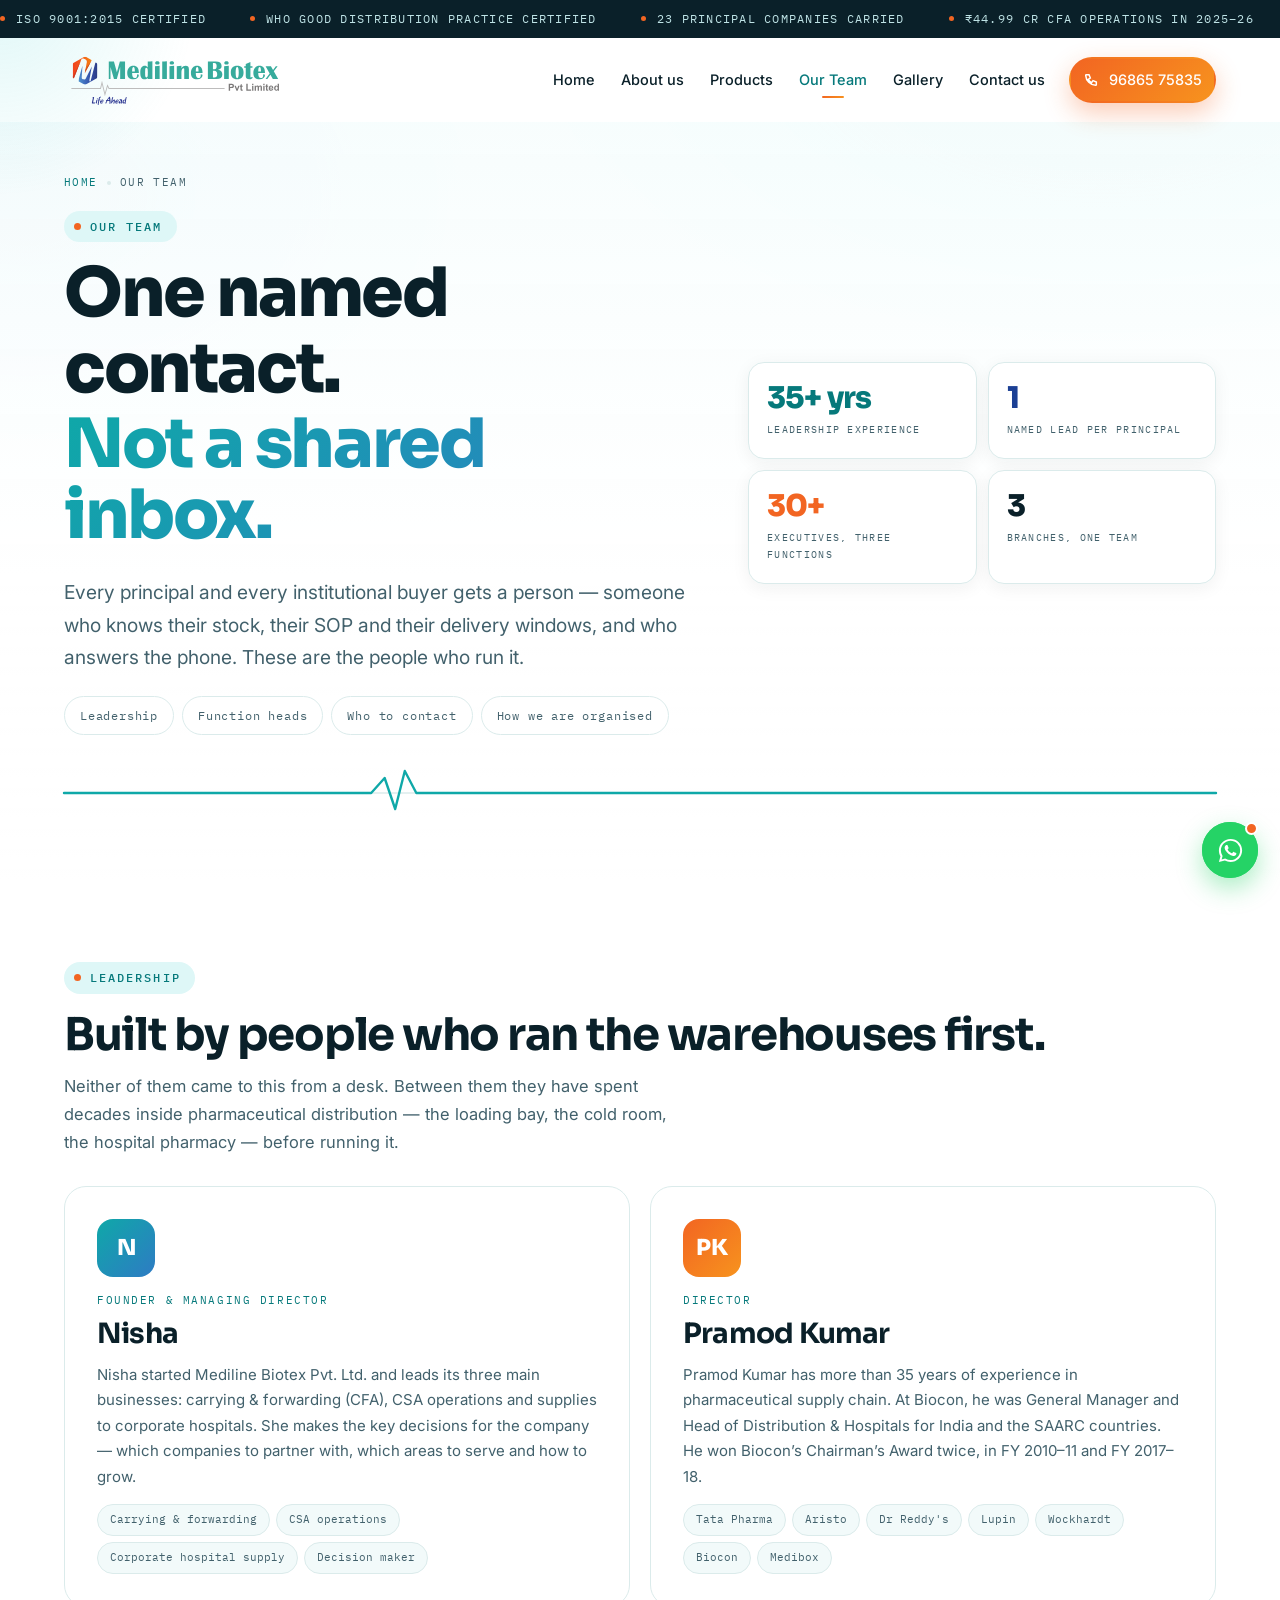
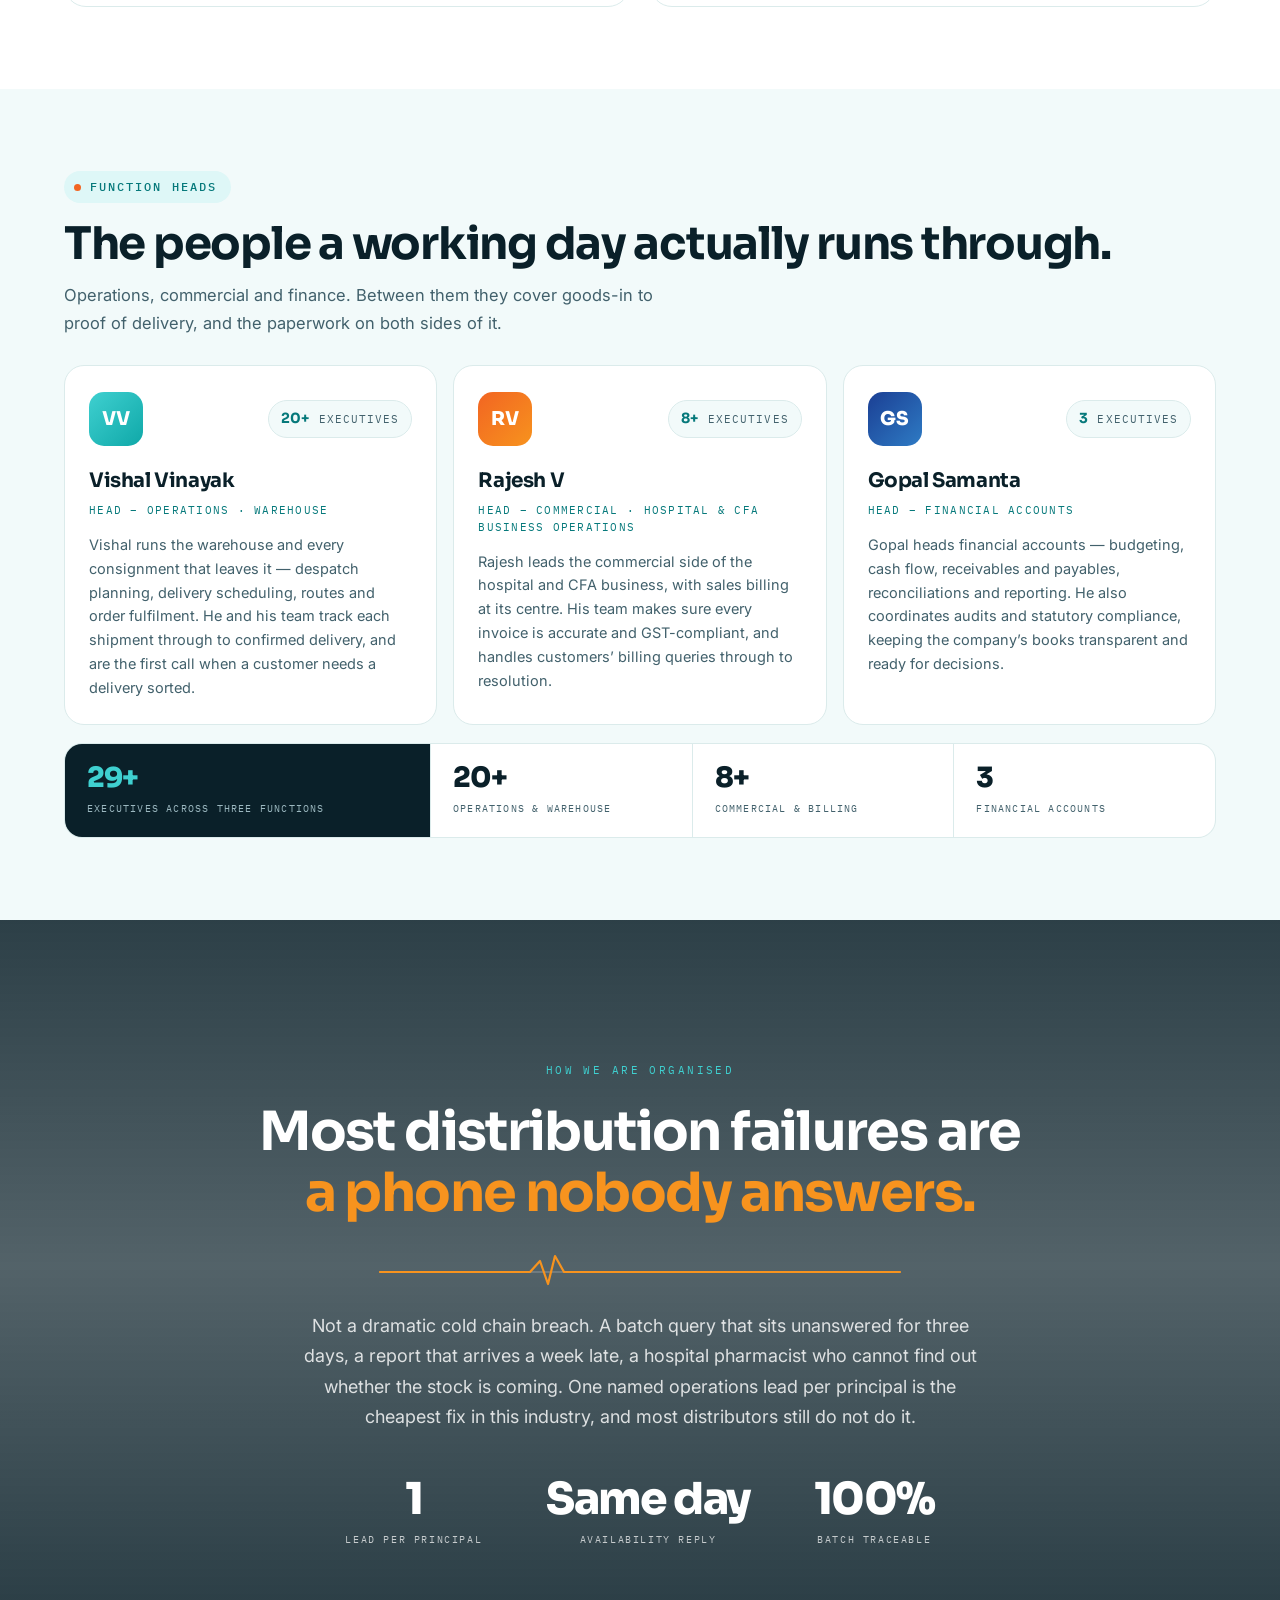
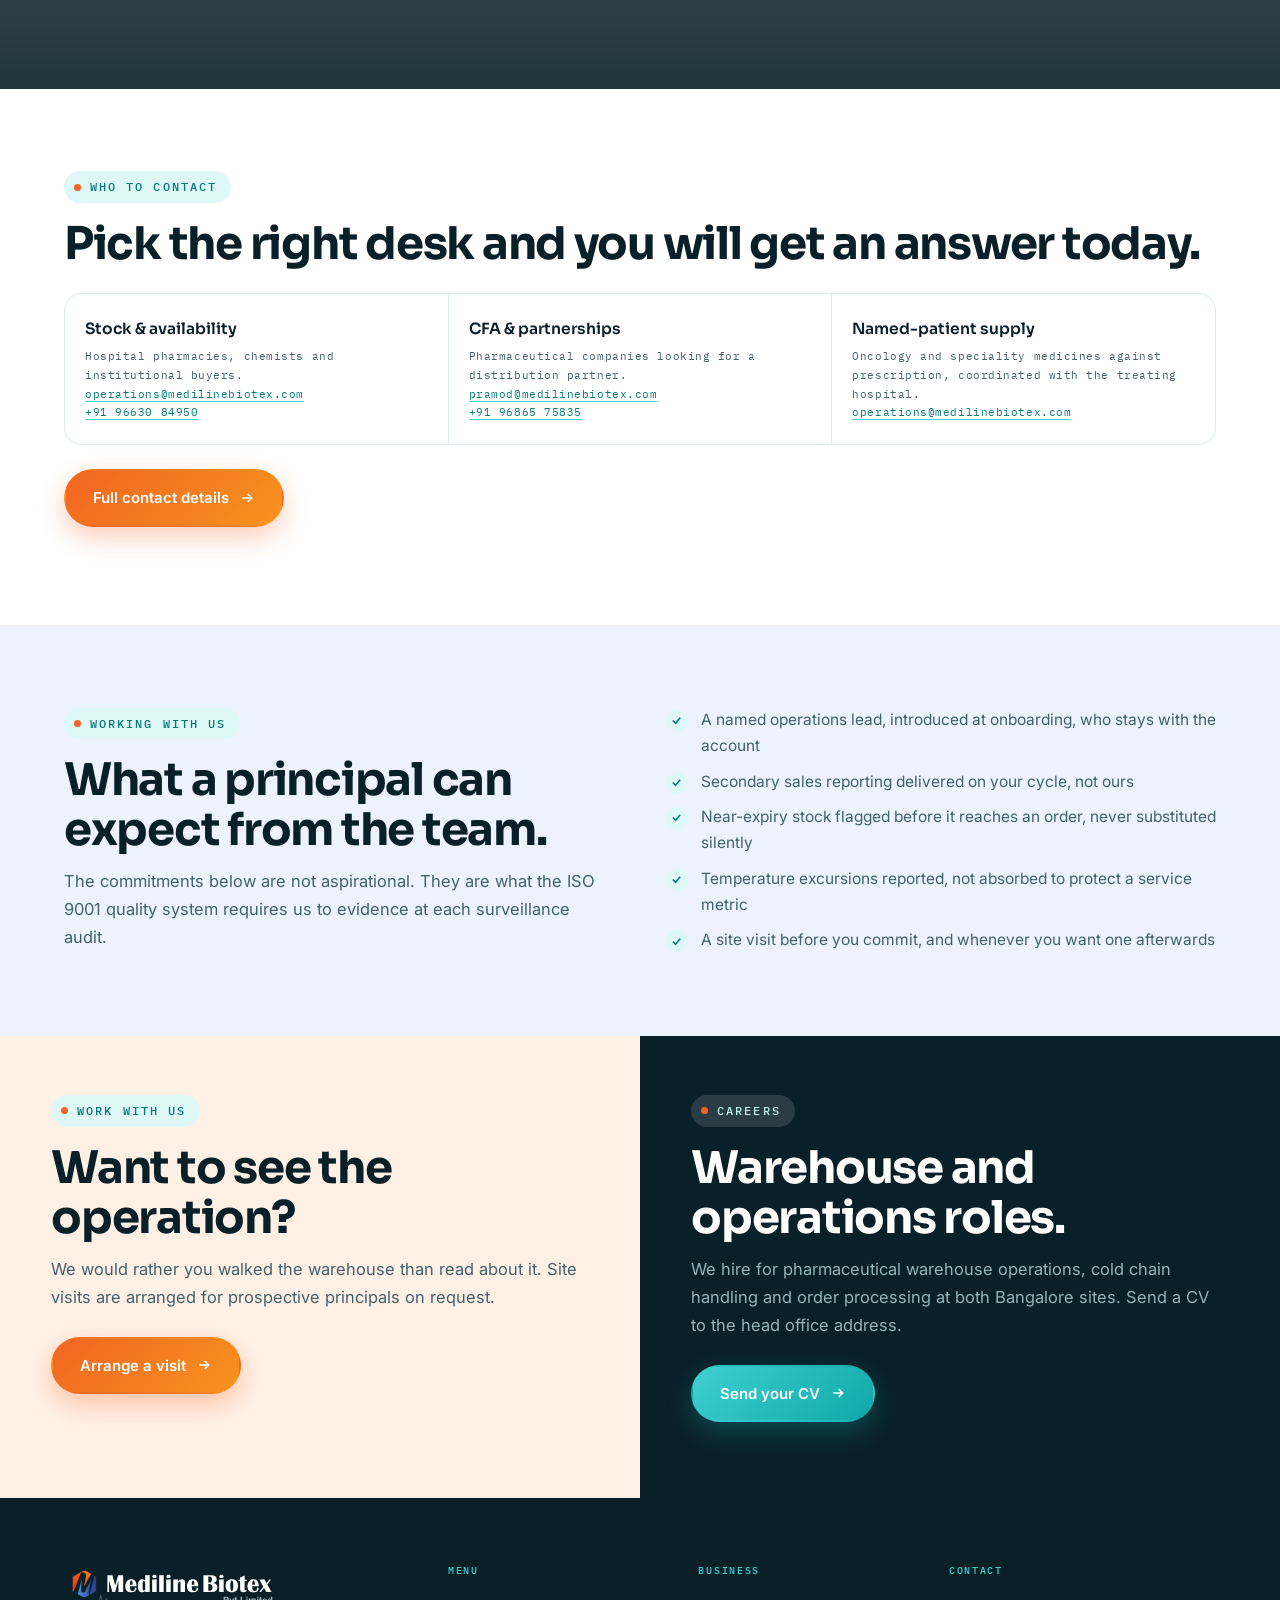
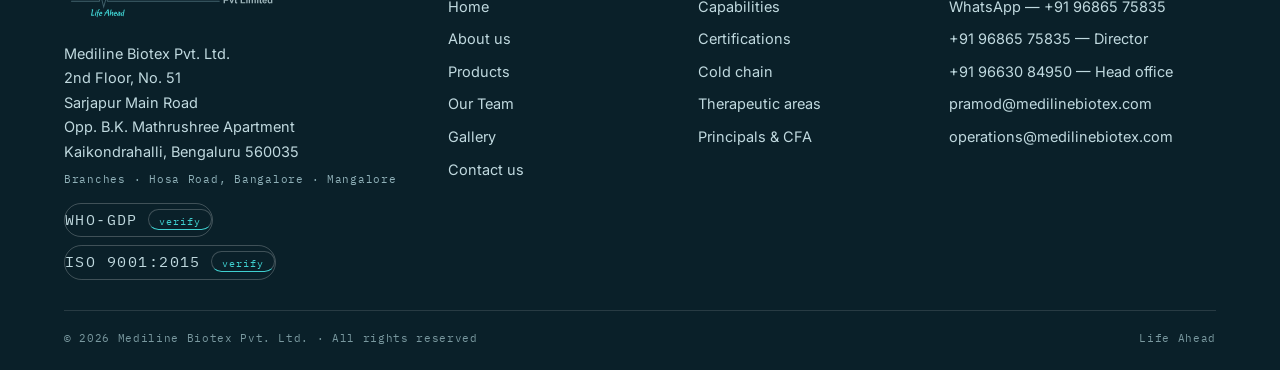
<file: team.html>
<!DOCTYPE html>
<html lang="en-IN">
<head>
<meta charset="utf-8">
<meta name="viewport" content="width=device-width, initial-scale=1">
<title>Our Team — Mediline Biotex Pvt. Ltd. | Leadership</title>
<meta name="description" content="Meet the leadership and function heads of Mediline Biotex Pvt. Ltd. — 30+ people running CFA, CSA, warehouse, commercial and accounts in Bangalore.">
<meta name="robots" content="index, follow, max-image-preview:large">
<link rel="canonical" href="https://medilinebiotex.com/team">
<meta name="theme-color" content="#37AB9C">
<meta name="author" content="Mediline Biotex Pvt. Ltd.">
<meta name="geo.region" content="IN-KA">
<meta name="geo.placename" content="Bengaluru">
<meta name="geo.position" content="12.9145678;77.6769128">
<meta name="ICBM" content="12.9145678, 77.6769128">
<meta property="og:type" content="website">
<meta property="og:site_name" content="Mediline Biotex Pvt. Ltd.">
<meta property="og:locale" content="en_IN">
<meta property="og:title" content="Our Team — Mediline Biotex Pvt. Ltd. | Leadership">
<meta property="og:description" content="Meet the leadership and function heads of Mediline Biotex Pvt. Ltd. — 30+ people running CFA, CSA, warehouse, commercial and accounts in Bangalore.">
<meta property="og:url" content="https://medilinebiotex.com/team">
<meta property="og:image" content="https://medilinebiotex.com/assets/og-image.jpg">
<meta property="og:image:width" content="1200">
<meta property="og:image:height" content="630">
<meta property="og:image:alt" content="Mediline Biotex Pvt. Ltd. — CFA, CSA and distributor for corporate hospitals, Bangalore">
<meta name="twitter:card" content="summary_large_image">
<meta name="twitter:title" content="Our Team — Mediline Biotex Pvt. Ltd. | Leadership">
<meta name="twitter:description" content="Meet the leadership and function heads of Mediline Biotex Pvt. Ltd. — 30+ people running CFA, CSA, warehouse, commercial and accounts in Bangalore.">
<meta name="twitter:image" content="https://medilinebiotex.com/assets/og-image.jpg">
<meta name="twitter:image:alt" content="Mediline Biotex Pvt. Ltd. — CFA, CSA and distributor for corporate hospitals, Bangalore">
<link rel="icon" href="favicon.ico" sizes="48x48">
<link rel="icon" type="image/svg+xml" href="assets/mark.svg">
<link rel="apple-touch-icon" href="assets/apple-touch-icon.png">
<link rel="manifest" href="site.webmanifest">
<link rel="preconnect" href="https://images.unsplash.com" crossorigin>
<link rel="preconnect" href="https://fonts.googleapis.com">
<link rel="preconnect" href="https://fonts.gstatic.com" crossorigin>
<link href="https://fonts.googleapis.com/css2?family=Sora:wght@400;600;700;800&family=Inter:wght@400;500;600&family=IBM+Plex+Mono:wght@400;500&display=swap" rel="stylesheet">
<link rel="stylesheet" href="assets/style.css">
<script type="application/ld+json">
{
 "@context": "https://schema.org",
 "@graph": [
  {
   "@type": [
    "Organization",
    "LocalBusiness"
   ],
   "@id": "https://medilinebiotex.com/#organization",
   "name": "Mediline Biotex Pvt. Ltd.",
   "alternateName": "Mediline Biotex",
   "legalName": "Mediline Biotex Pvt. Ltd.",
   "url": "https://medilinebiotex.com/",
   "slogan": "Life Ahead",
   "logo": {
    "@type": "ImageObject",
    "url": "https://medilinebiotex.com/assets/mediline-mark-512.png",
    "width": 512,
    "height": 573
   },
   "image": "https://medilinebiotex.com/assets/og-image.jpg",
   "description": "Bangalore pharmaceutical supply chain company: carrying & forwarding (CFA), CSA, super distribution and supply to corporate hospitals, with validated cold chain. ISO 9001:2015 and WHO-GDP certified.",
   "foundingDate": "2020",
   "founder": {
    "@type": "Person",
    "name": "Nisha",
    "jobTitle": "Founder & Managing Director"
   },
   "numberOfEmployees": {
    "@type": "QuantitativeValue",
    "minValue": 30
   },
   "telephone": "+91-96865-75835",
   "email": "operations@medilinebiotex.com",
   "address": {
    "@type": "PostalAddress",
    "streetAddress": "2nd Floor, No. 51, Sarjapur Main Road, Opp. B.K. Mathrushree Apartment, Kaikondrahalli",
    "addressLocality": "Bengaluru",
    "addressRegion": "Karnataka",
    "postalCode": "560035",
    "addressCountry": "IN"
   },
   "geo": {
    "@type": "GeoCoordinates",
    "latitude": 12.9145678,
    "longitude": 77.6769128
   },
   "hasMap": "https://maps.app.goo.gl/LE33mHk7Xwc3eiEB8",
   "areaServed": {
    "@type": "Country",
    "name": "India"
   },
   "contactPoint": [
    {
     "@type": "ContactPoint",
     "telephone": "+91-96865-75835",
     "contactType": "sales",
     "areaServed": "IN",
     "availableLanguage": "English"
    },
    {
     "@type": "ContactPoint",
     "telephone": "+91-96630-84950",
     "contactType": "customer service",
     "email": "operations@medilinebiotex.com",
     "areaServed": "IN",
     "availableLanguage": "English"
    }
   ],
   "knowsAbout": [
    "Pharmaceutical distribution",
    "Carrying and forwarding agent (CFA)",
    "Carrying and selling agent (CSA)",
    "Super distribution",
    "Cold chain logistics (2–8°C)",
    "Hospital pharmaceutical supply",
    "Oncology medicines",
    "Critical care medicines",
    "Transplant medicines",
    "Nephrology",
    "Anti-diabetic medicines",
    "Dermatology",
    "General medicine",
    "Medical devices and diagnostics",
    "Sanitisation products",
    "WHO Good Distribution Practice",
    "ISO 9001:2015"
   ]
  },
  {
   "@type": "WebSite",
   "@id": "https://medilinebiotex.com/#website",
   "url": "https://medilinebiotex.com/",
   "name": "Mediline Biotex Pvt. Ltd.",
   "publisher": {
    "@id": "https://medilinebiotex.com/#organization"
   },
   "inLanguage": "en-IN"
  },
  {
   "@type": "WebPage",
   "@id": "https://medilinebiotex.com/team#webpage",
   "url": "https://medilinebiotex.com/team",
   "name": "Our Team — Mediline Biotex Pvt. Ltd. | Leadership",
   "description": "Meet the leadership and function heads of Mediline Biotex Pvt. Ltd. — 30+ people running CFA, CSA, warehouse, commercial and accounts in Bangalore.",
   "isPartOf": {
    "@id": "https://medilinebiotex.com/#website"
   },
   "about": {
    "@id": "https://medilinebiotex.com/#organization"
   },
   "inLanguage": "en-IN",
   "primaryImageOfPage": {
    "@type": "ImageObject",
    "url": "https://medilinebiotex.com/assets/og-image.jpg"
   },
   "breadcrumb": {
    "@id": "https://medilinebiotex.com/team#breadcrumb"
   }
  },
  {
   "@type": "BreadcrumbList",
   "@id": "https://medilinebiotex.com/team#breadcrumb",
   "itemListElement": [
    {
     "@type": "ListItem",
     "position": 1,
     "name": "Home",
     "item": "https://medilinebiotex.com/"
    },
    {
     "@type": "ListItem",
     "position": 2,
     "name": "Our Team",
     "item": "https://medilinebiotex.com/team"
    }
   ]
  },
  {
   "@type": "Person",
   "name": "Nisha",
   "jobTitle": "Founder & Managing Director",
   "worksFor": {
    "@id": "https://medilinebiotex.com/#organization"
   }
  },
  {
   "@type": "Person",
   "name": "Pramod Kumar",
   "jobTitle": "Director",
   "worksFor": {
    "@id": "https://medilinebiotex.com/#organization"
   }
  },
  {
   "@type": "Person",
   "name": "Vishal Vinayak",
   "jobTitle": "Head – Operations · Warehouse",
   "worksFor": {
    "@id": "https://medilinebiotex.com/#organization"
   }
  },
  {
   "@type": "Person",
   "name": "Rajesh V",
   "jobTitle": "Head – Commercial · Hospital & CFA business operations",
   "worksFor": {
    "@id": "https://medilinebiotex.com/#organization"
   }
  },
  {
   "@type": "Person",
   "name": "Gopal Samanta",
   "jobTitle": "Head – Financial Accounts",
   "worksFor": {
    "@id": "https://medilinebiotex.com/#organization"
   }
  }
 ]
}
</script>
</head>
<body>
<div id="glow"></div>
<div id="prog"></div>
<!-- ===== TICKER ===== -->
<div id="tick">
  <div class="tick-track" data-marq>
    <span><u></u> ISO 9001:2015 certified</span>
    <span><u></u> WHO Good Distribution Practice certified</span>
    <span><u></u> 23 principal companies carried</span>
    <span><u></u> &#8377;44.99 Cr CFA operations in 2025&ndash;26</span>
    <span><u></u> 5 CFA &amp; CSA mandates</span>
    <span><u></u> 200+ hospitals and pharmacies supplied</span>
    <span><u></u> 3 branches &mdash; Bangalore &amp; Mangalore</span>
    <span><u></u> Cold 2&ndash;8&deg;C &middot; Cool 15&ndash;25&deg;C &middot; Ambient below 30&deg;C</span>
    <span><u></u> Same-day availability confirmation</span>
  </div>
</div>
<!-- ===== HEADER ===== -->
<header id="hdr">
  <div class="wrap hdr-in">
    <a class="logo" href="./"><img src="assets/logo.svg" alt="Mediline Biotex Pvt. Ltd. — Life Ahead" width="585" height="166"></a>
    <nav class="nav" aria-label="Main">
      <a href="./">Home</a>
      <a href="about">About us</a>
      <a href="products">Products</a>
      <a href="team" class="active">Our Team</a>
      <a href="gallery">Gallery</a>
      <a href="contact">Contact us</a>
      <a class="btn btn-warm btn-sm" href="tel:+919686575835"><svg viewBox="0 0 24 24" fill="none" stroke="currentColor" stroke-width="2.2"><path d="M5 4h4l2 5-3 2a12 12 0 005 5l2-3 5 2v4a1 1 0 01-1 1A16 16 0 014 5a1 1 0 011-1z"/></svg> 96865&nbsp;75835</a>
    </nav>
    <button id="burger" type="button" aria-label="Open menu" aria-controls="drawer" aria-expanded="false"><span></span><span></span><span></span></button>
  </div>
</header>
<nav id="drawer" aria-label="Mobile menu">
  <p class="d-head">Menu</p>
  <a href="./">Home</a>
  <a href="about">About us</a>
  <a href="products">Products</a>
  <a href="team" class="on">Our Team</a>
  <a href="gallery">Gallery</a>
  <a href="contact">Contact us</a>
  <div class="d-actions">
    <a class="call" href="tel:+919686575835"><svg viewBox="0 0 24 24" fill="none" stroke="currentColor" stroke-width="2.2"><path d="M5 4h4l2 5-3 2a12 12 0 005 5l2-3 5 2v4a1 1 0 01-1 1A16 16 0 014 5a1 1 0 011-1z"/></svg> Call 96865&nbsp;75835</a>
    <a class="whats" href="https://wa.me/919686575835?text=Hi%20Mediline%20Biotex%2C%20I%27d%20like%20to%20enquire%20about%20" target="_blank" rel="noopener"><svg viewBox="0 0 32 32" fill="currentColor"><path d="M16.01 3.2c-7.06 0-12.8 5.74-12.8 12.8 0 2.26.59 4.46 1.72 6.4L3.2 28.8l6.57-1.7a12.74 12.74 0 006.24 1.6h.01c7.06 0 12.8-5.74 12.8-12.8 0-3.42-1.33-6.63-3.75-9.05a12.7 12.7 0 00-9.06-3.65zm0 23.34h-.01a10.6 10.6 0 01-5.4-1.48l-.39-.23-4.02 1.05 1.07-3.92-.25-.4a10.6 10.6 0 01-1.63-5.66c0-5.87 4.78-10.64 10.64-10.64 2.84 0 5.51 1.11 7.52 3.12a10.57 10.57 0 013.11 7.53c0 5.87-4.77 10.63-10.64 10.63zm5.83-7.96c-.32-.16-1.89-.93-2.18-1.04-.29-.11-.5-.16-.71.16-.21.32-.82 1.04-1.01 1.25-.18.21-.37.24-.69.08-.32-.16-1.35-.5-2.57-1.59-.95-.85-1.59-1.89-1.78-2.21-.18-.32-.02-.5.14-.66.15-.14.32-.37.48-.56.16-.19.21-.32.32-.53.11-.21.05-.4-.03-.56-.08-.16-.71-1.73-.98-2.36-.26-.62-.52-.54-.71-.55l-.61-.01c-.21 0-.56.08-.85.4-.29.32-1.11 1.09-1.11 2.65s1.14 3.08 1.3 3.29c.16.21 2.24 3.42 5.43 4.8.76.33 1.35.52 1.81.67.76.24 1.45.21 2 .13.61-.09 1.89-.77 2.15-1.52.27-.75.27-1.38.19-1.52-.08-.13-.29-.21-.61-.37z"/></svg> WhatsApp us</a>
  </div>
  <p class="d-foot">2nd Floor, No. 51, Sarjapur Main Road<br>Kaikondrahalli, Bengaluru 560035<br>Branches: Hosa Road &middot; Mangalore</p>
</nav>
<div id="navScrim"></div>
<!-- ===== PAGE HEAD ===== -->
<section id="phead" class="px">
  <div class="px-frame">
    <div class="px-bg" style="background-image:url('https://images.unsplash.com/photo-1586528116022-aeda1613c63d?auto=format&amp;fit=crop&amp;w=2400&amp;q=72')"></div>
    <div class="px-veil veil-light"></div>
  </div>
  <div class="wrap">
    <p class="crumb"><a href="./">Home</a> <i></i> Our Team</p>
    <div class="phead-grid">
      <div>
        <p class="eyebrow"><i></i> Our team</p>
        <h1 class="h1" data-split>One named contact. <em class="grad-text">Not a shared inbox.</em></h1>
        <p class="lede" style="margin-top:20px">Every principal and every institutional buyer gets a person — someone who knows their stock, their SOP and their delivery windows, and who answers the phone. These are the people who run it.</p>
        <div class="anchor-nav">
          <a href="#leadership">Leadership</a><a href="#functions">Function heads</a>
          <a href="#desks">Who to contact</a><a href="#how">How we are organised</a>
        </div>
      </div>
      <div class="qstats rv-r">
        <div class="qstat teal"><b class="count" data-to="35" data-suffix="+ yrs">35+ yrs</b><span>Leadership experience</span></div>
        <div class="qstat cool"><b>1</b><span>Named lead per principal</span></div>
        <div class="qstat warm"><b class="count" data-to="30" data-suffix="+">30+</b><span>Executives, three functions</span></div>
        <div class="qstat"><b>3</b><span>Branches, one team</span></div>
      </div>
    </div>
    <div class="pulse-wrap">
      <svg class="pulse" viewBox="0 0 1200 44" preserveAspectRatio="none" aria-hidden="true">
        <path class="flat" d="M0 22 H1200"/>
        <path class="live-line" d="M0 22 H320 l14 -15 l11 31 l10 -38 l12 22 H1200"/>
      </svg>
    </div>
  </div>
</section>

<!-- ===== LEADERSHIP ===== -->
<section class="sec" id="leadership">
  <div class="wrap">
    <div class="rv">
      <p class="eyebrow"><i></i> Leadership</p>
      <h2 class="h2">Built by people who ran the warehouses first.</h2>
      <p class="sub">Neither of them came to this from a desk. Between them they have spent decades inside pharmaceutical distribution — the loading bay, the cold room, the hospital pharmacy — before running it.</p>
    </div>
    <div class="ppl">
      <div class="person rv-l" data-tilt>
        <div class="av">N</div>
        <p class="role">Founder &amp; Managing Director</p>
        <h3 class="h2" style="font-size:28px;margin:0">Nisha</h3>
        <p>Nisha started Mediline Biotex Pvt. Ltd. and leads its three main businesses: carrying &amp; forwarding (CFA), CSA operations and supplies to corporate hospitals. She makes the key decisions for the company &mdash; which companies to partner with, which areas to serve and how to grow.</p>
        <div class="chips"><span>Carrying &amp; forwarding</span><span>CSA operations</span><span>Corporate hospital supply</span><span>Decision maker</span></div>
      </div>
      <div class="person warm rv-r" data-tilt>
        <div class="av">PK</div>
        <p class="role">Director</p>
        <h3 class="h2" style="font-size:28px;margin:0">Pramod Kumar</h3>
        <p>Pramod Kumar has more than 35 years of experience in pharmaceutical supply chain. At Biocon, he was General Manager and Head of Distribution &amp; Hospitals for India and the SAARC countries. He won Biocon&rsquo;s Chairman&rsquo;s Award twice, in FY 2010&ndash;11 and FY 2017&ndash;18.</p>
        <div class="chips"><span>Tata Pharma</span><span>Aristo</span><span>Dr Reddy's</span><span>Lupin</span><span>Wockhardt</span><span>Biocon</span><span>Medibox</span></div>
      </div>
    </div>
  </div>
</section>

<!-- ===== FUNCTION HEADS ===== -->
<section class="sec sec-mist" id="functions">
  <div class="wrap">
    <div class="rv">
      <p class="eyebrow"><i></i> Function heads</p>
      <h2 class="h2">The people a working day actually runs through.</h2>
      <p class="sub">Operations, commercial and finance. Between them they cover goods-in to proof of delivery, and the paperwork on both sides of it.</p>
    </div>
    <div class="heads rv">
      <article class="head-card">
        <div class="hc-top">
          <div class="av av-teal">VV</div>
          <span class="hc-team"><b>20+</b> executives</span>
        </div>
        <h3>Vishal Vinayak</h3>
        <p class="role">Head &ndash; Operations &middot; Warehouse</p>
        <p class="hc-desc">Vishal runs the warehouse and every consignment that leaves it &mdash; despatch planning, delivery scheduling, routes and order fulfilment. He and his team track each shipment through to confirmed delivery, and are the first call when a customer needs a delivery sorted.</p>
      </article>
      <article class="head-card">
        <div class="hc-top">
          <div class="av av-warm">RV</div>
          <span class="hc-team"><b>8+</b> executives</span>
        </div>
        <h3>Rajesh V</h3>
        <p class="role">Head &ndash; Commercial &middot; Hospital &amp; CFA business operations</p>
        <p class="hc-desc">Rajesh leads the commercial side of the hospital and CFA business, with sales billing at its centre. His team makes sure every invoice is accurate and GST-compliant, and handles customers&rsquo; billing queries through to resolution.</p>
      </article>
      <article class="head-card">
        <div class="hc-top">
          <div class="av av-cool">GS</div>
          <span class="hc-team"><b>3</b> executives</span>
        </div>
        <h3>Gopal Samanta</h3>
        <p class="role">Head &ndash; Financial Accounts</p>
        <p class="hc-desc">Gopal heads financial accounts &mdash; budgeting, cash flow, receivables and payables, reconciliations and reporting. He also coordinates audits and statutory compliance, keeping the company&rsquo;s books transparent and ready for decisions.</p>
      </article>
    </div>
    <div class="team-sum rv">
      <div><b class="count" data-to="30" data-suffix="+">30+</b><span>Executives across three functions</span></div>
      <div><b>20+</b><span>Operations &amp; warehouse</span></div>
      <div><b>8+</b><span>Commercial &amp; billing</span></div>
      <div><b>3</b><span>Financial accounts</span></div>
    </div>
  </div>
</section>

<!-- ===== STATEMENT ===== -->
<section class="state px" id="named">
  <div class="px-frame">
    <div class="px-bg" style="background-image:url('https://images.unsplash.com/photo-1664382953403-fc1ac77073a0?auto=format&amp;fit=crop&amp;w=2000&amp;q=72')"></div>
    <div class="px-veil veil-deep"></div>
  </div>
  <div class="px-in">
    <span class="mark">How we are organised</span>
    <h2>Most distribution failures are <em>a phone nobody answers.</em></h2>
    <svg class="line" viewBox="0 0 520 34" preserveAspectRatio="none" aria-hidden="true">
      <path class="b" d="M0 17 H520"/><path class="f" d="M0 17 H150 l10 -11 l8 23 l7 -28 l9 16 H520"/>
    </svg>
    <p>Not a dramatic cold chain breach. A batch query that sits unanswered for three days, a report that arrives a week late, a hospital pharmacist who cannot find out whether the stock is coming. One named operations lead per principal is the cheapest fix in this industry, and most distributors still do not do it.</p>
    <div class="kpis">
      <div class="kpi"><b>1</b><span>Lead per principal</span></div>
      <div class="kpi"><b>Same day</b><span>Availability reply</span></div>
      <div class="kpi"><b>100%</b><span>Batch traceable</span></div>
    </div>
  </div>
</section>

<!-- ===== DESKS ===== -->
<section class="sec" id="desks">
  <div class="wrap">
    <div class="rv">
      <p class="eyebrow"><i></i> Who to contact</p>
      <h2 class="h2">Pick the right desk and you will get an answer today.</h2>
    </div>
    <div class="deskcard rv">
      <div>
        <b>Stock &amp; availability</b>
        <span>Hospital pharmacies, chemists and institutional buyers.<br>
        <a href="mailto:operations@medilinebiotex.com">operations@<wbr>medilinebiotex.com</a><br>
        <a href="tel:+919663084950">+91&nbsp;96630&nbsp;84950</a></span>
      </div>
      <div>
        <b>CFA &amp; partnerships</b>
        <span>Pharmaceutical companies looking for a distribution partner.<br>
        <a href="mailto:pramod@medilinebiotex.com">pramod@<wbr>medilinebiotex.com</a><br>
        <a href="tel:+919686575835">+91&nbsp;96865&nbsp;75835</a></span>
      </div>
      <div>
        <b>Named-patient supply</b>
        <span>Oncology and speciality medicines against prescription, coordinated with the treating hospital.<br>
        <a href="mailto:operations@medilinebiotex.com">operations@<wbr>medilinebiotex.com</a></span>
      </div>
    </div>
    <p style="margin-top:24px"><a class="btn btn-warm" href="contact">Full contact details <svg viewBox="0 0 24 24" fill="none" stroke="currentColor" stroke-width="2.4"><path d="M5 12h14M13 6l6 6-6 6"/></svg></a></p>
  </div>
</section>

<!-- ===== HOW ===== -->
<section class="sec sec-sky" id="how">
  <div class="wrap">
    <div class="two-col">
      <div class="rv-l">
        <p class="eyebrow"><i></i> Working with us</p>
        <h2 class="h2">What a principal can expect from the team.</h2>
        <p class="sub">The commitments below are not aspirational. They are what the ISO 9001 quality system requires us to evidence at each surveillance audit.</p>
      </div>
      <div class="rv-r">
        <ul class="pill-list" style="margin-top:0">
          <li><span class="ck"><svg viewBox="0 0 24 24" fill="none" stroke="#06797B" stroke-width="3.4"><path d="M4 12l6 6L20 6"/></svg></span> A named operations lead, introduced at onboarding, who stays with the account</li>
          <li><span class="ck"><svg viewBox="0 0 24 24" fill="none" stroke="#06797B" stroke-width="3.4"><path d="M4 12l6 6L20 6"/></svg></span> Secondary sales reporting delivered on your cycle, not ours</li>
          <li><span class="ck"><svg viewBox="0 0 24 24" fill="none" stroke="#06797B" stroke-width="3.4"><path d="M4 12l6 6L20 6"/></svg></span> Near-expiry stock flagged before it reaches an order, never substituted silently</li>
          <li><span class="ck"><svg viewBox="0 0 24 24" fill="none" stroke="#06797B" stroke-width="3.4"><path d="M4 12l6 6L20 6"/></svg></span> Temperature excursions reported, not absorbed to protect a service metric</li>
          <li><span class="ck"><svg viewBox="0 0 24 24" fill="none" stroke="#06797B" stroke-width="3.4"><path d="M4 12l6 6L20 6"/></svg></span> A site visit before you commit, and whenever you want one afterwards</li>
        </ul>
      </div>
    </div>
  </div>
</section>

<!-- ===== SPLIT CTA ===== -->
<section class="split">
  <div class="half a rv-l"><p class="eyebrow"><i></i> Work with us</p>
    <h2 class="h2">Want to see the operation?</h2>
    <p class="sub">We would rather you walked the warehouse than read about it. Site visits are arranged for prospective principals on request.</p>
    <p style="margin-top:26px"><a class="btn btn-warm" href="contact">Arrange a visit <svg viewBox="0 0 24 24" fill="none" stroke="currentColor" stroke-width="2.4"><path d="M5 12h14M13 6l6 6-6 6"/></svg></a></p></div>
  <div class="half b rv-r"><p class="eyebrow on-dark"><i></i> Careers</p>
    <h2 class="h2">Warehouse and operations roles.</h2>
    <p class="sub">We hire for pharmaceutical warehouse operations, cold chain handling and order processing at both Bangalore sites. Send a CV to the head office address.</p>
    <p style="margin-top:26px"><a class="btn btn-teal" href="mailto:operations@medilinebiotex.com?subject=Career%20enquiry">Send your CV <svg viewBox="0 0 24 24" fill="none" stroke="currentColor" stroke-width="2.4"><path d="M5 12h14M13 6l6 6-6 6"/></svg></a></p></div>
</section>
<!-- ===== FOOTER ===== -->
<footer id="ftr">
  <div class="wrap">
    <div class="f-grid">
      <div>
        <img src="assets/logo-knockout.svg" alt="Mediline Biotex Pvt. Ltd." width="585" height="166">
        <address>Mediline Biotex Pvt. Ltd.<br>2nd Floor, No. 51<br>Sarjapur Main Road<br>Opp. B.K. Mathrushree Apartment<br>Kaikondrahalli, Bengaluru 560035<br><span class="f-br">Branches &middot; Hosa Road, Bangalore &middot; Mangalore</span></address>
        <p class="f-cert">
          <a href="https://www.ukascert.co.uk/verify.aspx" target="_blank" rel="noopener">WHO&#8209;GDP <span class="vf">verify</span></a>
          <a href="https://www.qrocert.org/verify.aspx" target="_blank" rel="noopener">ISO 9001:2015 <span class="vf">verify</span></a>
        </p>
      </div>
      <div><h4>Menu</h4><a href="./">Home</a><a href="about">About us</a><a href="products">Products</a><a href="team">Our Team</a><a href="gallery">Gallery</a><a href="contact">Contact us</a></div>
      <div><h4>Business</h4><a href="about#capabilities">Capabilities</a><a href="about#certs">Certifications</a><a href="products#storage">Cold chain</a><a href="products#explorer">Therapeutic areas</a><a href="about#partners">Principals &amp; CFA</a></div>
      <div><h4>Contact</h4><a href="https://wa.me/919686575835?text=Hi%20Mediline%20Biotex%2C%20I%27d%20like%20to%20enquire%20about%20" target="_blank" rel="noopener">WhatsApp — +91&nbsp;96865&nbsp;75835</a><a href="tel:+919686575835">+91&nbsp;96865&nbsp;75835 — Director</a><a href="tel:+919663084950">+91&nbsp;96630&nbsp;84950 — Head office</a><a href="mailto:pramod@medilinebiotex.com">pramod@<wbr>medilinebiotex.com</a><a href="mailto:operations@medilinebiotex.com">operations@<wbr>medilinebiotex.com</a></div>
    </div>
    <div class="f-btm"><span>&copy; 2026 Mediline Biotex Pvt. Ltd. &middot; All rights reserved</span><span>Life Ahead</span></div>
  </div>
</footer>
<div id="lightbox" role="dialog" aria-modal="true" aria-label="Image viewer">
  <button id="lbClose" type="button" aria-label="Close"><svg viewBox="0 0 24 24" fill="none" stroke="currentColor" stroke-width="2.6"><path d="M6 6l12 12M18 6L6 18"/></svg></button>
  <img id="lbImg" src="[data-uri]" alt="">
  <p id="lbCap"></p>
</div>
<!-- ===== FLOATING ACTIONS ===== -->
<div id="floats">
  <button id="toTop" type="button" aria-label="Back to top">
    <svg class="ring" viewBox="0 0 54 54" aria-hidden="true"><circle class="rb" cx="27" cy="27" r="24"/><circle class="rf" id="topRing" cx="27" cy="27" r="24"/></svg>
    <span class="btnface"><svg viewBox="0 0 24 24" fill="none" stroke="currentColor" stroke-width="2.6"><path d="M12 19V5M5 12l7-7 7 7"/></svg></span>
  </button>
  <a id="wa" href="https://wa.me/919686575835?text=Hi%20Mediline%20Biotex%2C%20I%27d%20like%20to%20enquire%20about%20" target="_blank" rel="noopener" aria-label="Chat with Mediline Biotex Pvt. Ltd. on WhatsApp">
    <span class="ping"></span><span class="badge"></span><svg viewBox="0 0 32 32" fill="#fff" aria-hidden="true"><path d="M16.01 3.2c-7.06 0-12.8 5.74-12.8 12.8 0 2.26.59 4.46 1.72 6.4L3.2 28.8l6.57-1.7a12.74 12.74 0 006.24 1.6h.01c7.06 0 12.8-5.74 12.8-12.8 0-3.42-1.33-6.63-3.75-9.05a12.7 12.7 0 00-9.06-3.65zm0 23.34h-.01a10.6 10.6 0 01-5.4-1.48l-.39-.23-4.02 1.05 1.07-3.92-.25-.4a10.6 10.6 0 01-1.63-5.66c0-5.87 4.78-10.64 10.64-10.64 2.84 0 5.51 1.11 7.52 3.12a10.57 10.57 0 013.11 7.53c0 5.87-4.77 10.63-10.64 10.63zm5.83-7.96c-.32-.16-1.89-.93-2.18-1.04-.29-.11-.5-.16-.71.16-.21.32-.82 1.04-1.01 1.25-.18.21-.37.24-.69.08-.32-.16-1.35-.5-2.57-1.59-.95-.85-1.59-1.89-1.78-2.21-.18-.32-.02-.5.14-.66.15-.14.32-.37.48-.56.16-.19.21-.32.32-.53.11-.21.05-.4-.03-.56-.08-.16-.71-1.73-.98-2.36-.26-.62-.52-.54-.71-.55l-.61-.01c-.21 0-.56.08-.85.4-.29.32-1.11 1.09-1.11 2.65s1.14 3.08 1.3 3.29c.16.21 2.24 3.42 5.43 4.8.76.33 1.35.52 1.81.67.76.24 1.45.21 2 .13.61-.09 1.89-.77 2.15-1.52.27-.75.27-1.38.19-1.52-.08-.13-.29-.21-.61-.37z"/></svg>
    <span class="say">Chat on WhatsApp</span>
  </a>
</div>
<script src="assets/jquery.min.js"></script>
<script src="assets/app.js"></script>
</body>
</html>
</file>
<file: assets/style.css>
/* ==========================================================
   MEDILINE BIOTEX — Home (deep build)
   Palette derived from the logo mark
   ========================================================== */
:root{
  --teal:#0FA8A8; --teal-lt:#3FD0D0; --teal-pale:#DEF7F7; --teal-dk:#06797B;
  --orange:#F26522; --amber:#F7931E; --peach:#FFF0E6;
  --blue:#2E7BC4; --blue-dk:#1B3F94; --navy:#1F2C7A; --sky:#ECF3FC;
  --ink:#0A2029; --ink-2:#12313D; --slate:#42616C; --mist:#F2FAFA; --line:#DBEBEB;
  --white:#fff; --green:#18C08F;

  --g-warm:linear-gradient(135deg,#F26522 0%,#F7931E 100%);
  --g-cool:linear-gradient(135deg,#1B3F94 0%,#2E7BC4 100%);
  --g-brand:linear-gradient(135deg,#0FA8A8 0%,#2E7BC4 100%);
  --g-mint:linear-gradient(135deg,#3FD0D0 0%,#0FA8A8 100%);
  --g-tri:linear-gradient(120deg,#0FA8A8 0%,#2E7BC4 46%,#F26522 100%);

  --display:'Sora',system-ui,sans-serif;
  --body:'Inter',system-ui,sans-serif;
  --mono:'IBM Plex Mono',monospace;

  --gut:clamp(18px,5vw,64px);
  --maxw:1280px;
  --sh-sm:0 4px 18px rgba(10,32,41,.06);
  --sh-md:0 14px 44px rgba(10,32,41,.10);
  --sh-lg:0 28px 70px rgba(10,32,41,.16);
  --ease:cubic-bezier(.2,.8,.3,1);
}
*{box-sizing:border-box}
html{scroll-behavior:smooth}
body{margin:0;background:var(--white);color:var(--ink);font-family:var(--body);
  font-size:16.5px;line-height:1.7;-webkit-font-smoothing:antialiased;overflow-x:hidden}
img{max-width:100%;display:block}
a{color:inherit;text-decoration:none}
ul{margin:0;padding:0;list-style:none}
button{font-family:inherit}
:focus-visible{outline:3px solid var(--orange);outline-offset:3px;border-radius:4px}
::selection{background:var(--teal-lt);color:#043536}

.wrap{max-width:var(--maxw);margin:0 auto;padding-inline:var(--gut)}
.sec{padding-block:clamp(52px,6.4vw,94px);position:relative}
.sec-mist{background:var(--mist)}
.sec-sky{background:var(--sky)}
.sec-peach{background:var(--peach)}

/* ---------- type ---------- */
.eyebrow{display:inline-flex;align-items:center;gap:9px;font-family:var(--mono);
  font-size:11.5px;font-weight:500;letter-spacing:.18em;text-transform:uppercase;
  color:var(--teal-dk);background:var(--teal-pale);padding:6px 14px 6px 10px;
  border-radius:100px;margin:0 0 16px}
.eyebrow i{width:7px;height:7px;border-radius:50%;background:var(--orange);flex:none;
  animation:blip 1.9s ease-in-out infinite}
@keyframes blip{0%,100%{opacity:1;transform:scale(1)}50%{opacity:.3;transform:scale(.65)}}
.eyebrow.on-dark{background:rgba(255,255,255,.13);color:#BFF0F0}
.h1{font-family:var(--display);font-weight:800;font-size:clamp(36px,5.7vw,68px);
  line-height:1.05;letter-spacing:-.035em;margin:0}
.h2{font-family:var(--display);font-weight:700;font-size:clamp(27px,3.6vw,45px);
  line-height:1.11;letter-spacing:-.028em;margin:0 0 12px}
.h3{font-family:var(--display);font-weight:600;font-size:20px;line-height:1.3;
  letter-spacing:-.015em;margin:0 0 10px}
.h4{font-family:var(--display);font-weight:600;font-size:16.5px;margin:0 0 10px}
.lede{font-size:clamp(16.5px,1.5vw,19.5px);color:var(--slate);max-width:60ch;margin:0}
.sub{color:var(--slate);max-width:62ch;margin:0}
.grad-text{background:var(--g-brand);-webkit-background-clip:text;background-clip:text;
  -webkit-text-fill-color:transparent}
.grad-warm{background:var(--g-warm);-webkit-background-clip:text;background-clip:text;
  -webkit-text-fill-color:transparent}

/* ---------- buttons ---------- */
.btn{display:inline-flex;align-items:center;gap:10px;font-weight:600;font-size:15px;
  padding:14px 27px;border-radius:100px;border:2px solid transparent;cursor:pointer;
  position:relative;overflow:hidden;isolation:isolate;
  transition:transform .28s var(--ease),box-shadow .28s,background .28s,color .28s}
.btn svg{width:16px;height:16px;transition:transform .28s}
.btn:hover svg{transform:translateX(4px)}
.btn-warm{background:var(--g-warm);color:#fff;box-shadow:0 10px 26px rgba(242,101,34,.32)}
.btn-warm:hover{transform:translateY(-3px);box-shadow:0 18px 38px rgba(242,101,34,.44)}
.btn-teal{background:var(--g-mint);color:#fff;box-shadow:0 10px 26px rgba(15,168,168,.3)}
.btn-teal:hover{transform:translateY(-3px);box-shadow:0 18px 38px rgba(15,168,168,.42)}
.btn-out{border-color:var(--ink);color:var(--ink)}
.btn-out:hover{background:var(--ink);color:#fff;transform:translateY(-3px)}
.btn-white{background:#fff;color:var(--ink);box-shadow:var(--sh-md)}
.btn-white:hover{transform:translateY(-3px)}
.btn-ghost{border-color:rgba(255,255,255,.45);color:#fff}
.btn-ghost:hover{background:#fff;color:var(--ink);border-color:#fff;transform:translateY(-3px)}
.btn-sm{padding:11px 21px;font-size:14px}
.ripple{position:absolute;border-radius:50%;background:rgba(255,255,255,.45);
  transform:scale(0);animation:rip .65s ease-out forwards;pointer-events:none;z-index:-1}
@keyframes rip{to{transform:scale(4);opacity:0}}

/* ---------- cursor glow ---------- */
#glow{position:fixed;width:420px;height:420px;border-radius:50%;pointer-events:none;z-index:1;
  background:radial-gradient(circle,rgba(63,208,208,.16),transparent 66%);
  transform:translate(-50%,-50%);opacity:0;transition:opacity .4s;mix-blend-mode:multiply}
body.has-cursor #glow{opacity:1}

/* ---------- top ticker ---------- */
#tick{background:var(--ink);color:#BFE3E6;overflow:hidden;height:38px;
  display:flex;align-items:center;position:relative;z-index:160}
.tick-track{display:flex;gap:44px;width:max-content;animation:slide 34s linear infinite;
  font-family:var(--mono);font-size:11.5px;letter-spacing:.11em;text-transform:uppercase;white-space:nowrap}
.tick-track span{display:flex;align-items:center;gap:11px}
.tick-track u{text-decoration:none;width:5px;height:5px;border-radius:50%;background:var(--orange)}
@keyframes slide{to{transform:translateX(-50%)}}

/* ---------- progress ---------- */
#prog{position:fixed;top:0;left:0;height:3px;width:0;z-index:200;background:var(--g-tri)}

/* ---------- header ---------- */
#hdr{position:sticky;top:0;z-index:150;background:rgba(255,255,255,0);
  transition:background .35s,box-shadow .35s,padding .35s;padding-block:10px}
#hdr.stuck{background:rgba(255,255,255,.95);backdrop-filter:blur(14px);
  box-shadow:0 2px 26px rgba(10,32,41,.09);padding-block:6px}
.hdr-in{display:flex;align-items:center;gap:16px}
.logo{flex:none;line-height:0}
.logo img{height:64px;width:auto;flex:none;transition:height .35s}
#hdr.stuck .logo img{height:52px}
.nav{display:flex;align-items:center;gap:2px;margin-left:auto;min-width:0;flex-wrap:nowrap}
.nav>a{font-size:14.5px;font-weight:500;padding:9px 12px;border-radius:100px;position:relative;
  transition:color .22s}
.nav>a::after{content:"";position:absolute;left:50%;bottom:3px;width:0;height:2px;
  background:var(--g-warm);border-radius:2px;transform:translateX(-50%);transition:width .3s}
.nav>a:hover{color:var(--teal-dk)}
.nav>a:hover::after,.nav>a.active::after{width:22px}
.nav>a.active{color:var(--teal-dk)}
.nav .btn{margin-left:10px}
#burger{display:none;margin-left:auto;width:46px;height:46px;border-radius:50%;border:none;
  background:var(--teal-pale);cursor:pointer;position:relative}
#burger span{position:absolute;left:14px;width:18px;height:2px;background:var(--teal-dk);
  border-radius:2px;transition:.3s}
#burger span:nth-child(1){top:17px}#burger span:nth-child(2){top:23px}#burger span:nth-child(3){top:29px}
#burger.x span:nth-child(1){top:23px;transform:rotate(45deg)}
#burger.x span:nth-child(2){opacity:0}
#burger.x span:nth-child(3){top:23px;transform:rotate(-45deg)}
#drawer{position:fixed;inset:0 0 0 auto;width:min(340px,86vw);background:#fff;z-index:149;
  transform:translateX(100%);visibility:hidden;transition:transform .45s var(--ease),visibility 0s linear .45s;padding:100px 32px 40px;
  box-shadow:var(--sh-lg);display:none;overflow-y:auto}
#drawer.open{transform:none;visibility:visible;transition:transform .45s var(--ease),visibility 0s}
#drawer a{display:block;padding:15px 0;border-bottom:1px solid var(--line);
  font-family:var(--display);font-weight:600;font-size:18px}

/* ---------- hero ---------- */
#hero{position:relative;padding-top:clamp(34px,4.4vw,58px);padding-bottom:0;overflow:hidden;
  background:radial-gradient(940px 580px at 88% -10%,rgba(63,208,208,.32),transparent 62%),
             radial-gradient(780px 520px at 4% 6%,rgba(46,123,196,.20),transparent 62%),
             radial-gradient(720px 500px at 60% 100%,rgba(247,147,30,.17),transparent 60%),
             linear-gradient(180deg,#F7FDFD 0%,#fff 80%)}
#net{position:absolute;inset:0;width:100%;height:100%;opacity:.9;pointer-events:none;z-index:1}
#hero .wrap{position:relative;z-index:3}
.blob{position:absolute;border-radius:50%;opacity:.55;pointer-events:none;z-index:2}
.b1{width:15px;height:15px;background:var(--orange);top:26%;left:7%}
.b2{width:9px;height:9px;background:var(--teal);top:64%;left:14%}
.b3{width:21px;height:21px;background:var(--blue);top:16%;right:11%}
.b4{width:12px;height:12px;background:var(--amber);top:74%;right:18%}
.hero-grid{display:grid;grid-template-columns:1.05fr .95fr;gap:clamp(28px,5vw,68px);align-items:center}
.h1 .word{display:inline-block;overflow:hidden;vertical-align:top;padding-bottom:.06em}
.fx .h1 .word i{display:inline-block;font-style:normal;transform:translateY(112%);
  transition:transform .9s var(--ease)}
body.ready .h1 .word i{transform:none}
.rotator{display:flex;align-items:center;gap:12px;margin-top:18px;font-family:var(--mono);
  font-size:12.5px;letter-spacing:.1em;text-transform:uppercase;color:var(--slate)}
.rotator b{color:var(--teal-dk);font-weight:500;min-width:16ch;display:inline-block}
.rotator u{text-decoration:none;width:7px;height:7px;border-radius:50%;background:var(--green);
  animation:blip 1.5s infinite}
.hero-cta{display:flex;flex-wrap:wrap;gap:13px;margin-top:26px}
.hero-tick{display:flex;flex-wrap:wrap;gap:20px;margin-top:22px;font-family:var(--mono);
  font-size:12px;letter-spacing:.06em;color:var(--slate)}
.hero-tick span{display:flex;align-items:center;gap:8px}
.hero-tick b{width:6px;height:6px;border-radius:50%;background:var(--teal);flex:none}

.hero-vis{position:relative;perspective:1100px;margin-top:26px}
.vis-card{background:#fff;border-radius:22px;box-shadow:var(--sh-lg);padding:22px;
  border:1px solid var(--line);transition:transform .18s ease-out;transform-style:preserve-3d}
.vis-head{display:flex;align-items:center;justify-content:space-between;margin-bottom:12px}
.vis-head p{margin:0;font-family:var(--mono);font-size:11px;letter-spacing:.16em;
  text-transform:uppercase;color:var(--slate)}
.live{display:inline-flex;align-items:center;gap:7px;font-family:var(--mono);font-size:10.5px;
  color:var(--teal-dk);background:var(--teal-pale);padding:5px 11px;border-radius:100px;letter-spacing:.1em}
.live i{width:6px;height:6px;border-radius:50%;background:var(--green);animation:blip 1.4s infinite}
.gauge{position:relative;text-align:center;padding:0}
.gauge svg{width:172px;height:172px;transform:rotate(-90deg)}
.gauge circle{fill:none;stroke-width:13;stroke-linecap:round}
.gauge .bg{stroke:var(--teal-pale)}
.gauge .fg{stroke:url(#gg);stroke-dasharray:534;stroke-dashoffset:534;
  transition:stroke-dashoffset 2.2s var(--ease)}
.gauge .val{position:absolute;inset:0;display:flex;flex-direction:column;align-items:center;justify-content:center}
.gauge .val b{font-family:var(--display);font-weight:800;font-size:38px;line-height:1;letter-spacing:-.03em;
  display:flex;align-items:baseline;justify-content:center;gap:1px;white-space:nowrap}
.gauge .val b .unit{font-size:.52em;font-weight:700}
.gauge .val>span{font-family:var(--mono);font-size:10px;letter-spacing:.16em;text-transform:uppercase;
  color:var(--slate);margin-top:6px}
.vis-rows{display:grid;gap:7px;margin-top:12px}
.vrow{display:flex;align-items:center;gap:11px;background:var(--mist);border-radius:12px;
  padding:10px 13px;font-size:13px}
.vrow em{font-style:normal;margin-left:auto;font-family:var(--mono);font-size:11.5px;
  color:var(--teal-dk);font-weight:500}
.vrow u{text-decoration:none;width:8px;height:8px;border-radius:50%;background:var(--teal);flex:none}
.vrow.warm u{background:var(--amber)}.vrow.warm em{color:#B4600B}
.float-chip{position:absolute;background:#fff;border-radius:15px;box-shadow:var(--sh-md);
  padding:12px 16px;display:flex;align-items:center;gap:11px;border:1px solid var(--line);z-index:4;
  animation:bob 5s ease-in-out infinite}
@keyframes bob{0%,100%{transform:translateY(0)}50%{transform:translateY(-11px)}}
.float-chip b{font-family:var(--display);font-weight:700;font-size:17px;display:block;line-height:1.15}
.float-chip small{font-family:var(--mono);font-size:9.5px;letter-spacing:.12em;text-transform:uppercase;
  color:var(--slate);display:block}
.float-chip .ico{width:34px;height:34px;border-radius:11px;display:grid;place-items:center;flex:none}
.fc1{top:-40px;left:-30px}
.fc2{bottom:-26px;right:-26px;animation-delay:-2.4s}
.scroll-cue{display:flex;flex-direction:column;align-items:center;gap:6px;margin-top:clamp(14px,2vw,26px);
  font-family:var(--mono);font-size:10px;letter-spacing:.2em;text-transform:uppercase;color:var(--slate)}
.scroll-cue i{width:1px;height:44px;background:linear-gradient(var(--teal),transparent);position:relative}
.scroll-cue i::after{content:"";position:absolute;top:0;left:-2px;width:5px;height:5px;border-radius:50%;
  background:var(--orange);animation:fall 2s ease-in-out infinite}
@keyframes fall{0%{top:0;opacity:0}20%{opacity:1}80%{opacity:1}100%{top:40px;opacity:0}}
.pulse-wrap{margin-top:clamp(22px,3vw,36px);padding-bottom:0}
.pulse{width:100%;height:44px;display:block;overflow:visible}
.pulse path{fill:none;stroke-linecap:round;stroke-linejoin:round}
.pulse .flat{stroke:var(--line);stroke-width:1.5}
.pulse .live-line{stroke:var(--teal);stroke-width:2.5;stroke-dasharray:1600;stroke-dashoffset:1600;
  animation:draw 2.5s var(--ease) 1.2s forwards}
@keyframes draw{to{stroke-dashoffset:0}}

/* ---------- reveals ---------- */
.fx .rv{opacity:0;transform:translateY(38px);transition:opacity .9s var(--ease),transform .9s var(--ease)}
.fx .rv-l{opacity:0;transform:translateX(-44px);transition:opacity .9s var(--ease),transform .9s var(--ease)}
.fx .rv-r{opacity:0;transform:translateX(44px);transition:opacity .9s var(--ease),transform .9s var(--ease)}
.fx .rv-s{opacity:0;transform:scale(.93);transition:opacity .8s var(--ease),transform .8s var(--ease)}
.fx .rv-f{opacity:0;transition:opacity 1s var(--ease)}
.in{opacity:1!important;transform:none!important}

/* ---------- stats band ---------- */
#stats{background:var(--g-brand);overflow:hidden;padding-block:clamp(38px,4.6vw,58px);position:relative}
#stats::after{content:"";position:absolute;inset:0;
  background:radial-gradient(620px 320px at 12% 130%,rgba(255,255,255,.22),transparent 60%)}
.stat-grid{display:grid;grid-template-columns:repeat(6,1fr);gap:16px;position:relative;z-index:2}
.stat{text-align:center;color:#fff;position:relative}
.stat::after{content:"";position:absolute;right:-12px;top:14%;bottom:14%;width:1px;background:rgba(255,255,255,.22)}
.stat:last-child::after{display:none}
.stat b{font-family:var(--display);font-weight:800;font-size:clamp(28px,3.1vw,44px);line-height:1;
  letter-spacing:-.035em;display:block}
.stat>span{font-family:var(--mono);font-size:10.5px;letter-spacing:.15em;text-transform:uppercase;
  opacity:.9;display:block;margin-top:11px}
.stat b{white-space:nowrap}
.stat b .count{font:inherit;letter-spacing:inherit;text-transform:none;opacity:1;display:inline}

/* ---------- about ---------- */
.about-grid{display:grid;grid-template-columns:1fr 1fr;gap:clamp(32px,5vw,76px);align-items:center}
.mosaic{display:grid;grid-template-columns:1fr 1fr;gap:11px}
.tile{border-radius:18px;padding:20px 18px;color:#fff;position:relative;overflow:hidden;
  min-height:130px;display:flex;flex-direction:column;justify-content:flex-end;
  transition:transform .4s var(--ease),box-shadow .4s}
.tile:hover{transform:translateY(-7px) scale(1.02);box-shadow:var(--sh-md)}
.tile b{font-family:var(--display);font-weight:800;font-size:32px;line-height:1;letter-spacing:-.03em}
.tile span{font-family:var(--mono);font-size:10px;letter-spacing:.13em;text-transform:uppercase;
  opacity:.92;margin-top:8px;display:block}
.tile>svg{flex:none;width:25px;height:25px;opacity:.72;margin-bottom:auto}
.tile>svg+b{margin-top:16px}
.t1{background:var(--g-mint)}.t2{background:var(--g-cool)}
.t3{background:var(--g-warm)}.t4{background:var(--ink)}
.pill-list{display:grid;gap:9px;margin-top:20px}
.pill-list li{display:flex;gap:13px;align-items:flex-start;font-size:15.5px;color:var(--slate)}
.pill-list .ck{width:22px;height:22px;border-radius:50%;background:var(--teal-pale);display:grid;
  place-items:center;flex:none;margin-top:3px}
.pill-list .ck svg{width:11px;height:11px}

/* ---------- pinned horizontal process ---------- */
#flow{background:var(--ink);color:#D2E4E8;position:relative}
#flowTrack{position:sticky;top:0;height:100vh;display:flex;flex-direction:column;
  justify-content:center;gap:clamp(18px,2.6vw,32px);overflow:hidden}
#flowInner{display:flex;align-items:stretch;gap:clamp(18px,2.6vw,34px);
  padding-inline:var(--gut);will-change:transform;flex:none}
.stage{width:min(80vw,440px);flex:none;display:flex;flex-direction:column;background:rgba(255,255,255,.045);
  border:1px solid rgba(255,255,255,.12);border-radius:24px;padding:clamp(22px,2.6vw,32px);position:relative;
  transition:border-color .4s,background .4s}
.stage.hot{border-color:rgba(242,101,34,.55);background:rgba(242,101,34,.07)}
.stage .n{font-family:var(--mono);font-size:11px;letter-spacing:.18em;color:var(--teal-lt);display:block;margin-bottom:16px}
.stage.hot .n{color:var(--amber)}
.stage h3{font-family:var(--display);font-weight:700;font-size:clamp(21px,2.4vw,28px);color:#fff;
  margin:0 0 12px;letter-spacing:-.02em}
.stage p{margin:0;color:#96B4BC;font-size:15px}
.stage .kv{display:flex;justify-content:space-between;gap:14px;padding:12px 0;
  border-bottom:1px solid rgba(255,255,255,.1);font-size:13.5px}
.stage .kv:last-child{border-bottom:none}
.stage .kv em{font-style:normal;font-family:var(--mono);font-size:11.5px;color:#C6DEE3}
.stage .kvs{margin-top:22px}
.flow-head{flex:none}
.flow-head .h2{margin-bottom:0}
.flow-bar{flex:none;margin-inline:var(--gut);height:2px;background:rgba(255,255,255,.13);
  border-radius:2px;overflow:hidden}
.flow-bar i{display:block;height:100%;width:0;background:var(--g-warm)}

/* ---------- tabs ---------- */
.tabs{display:flex;flex-wrap:wrap;gap:9px;margin-top:24px}
.tab{font-family:var(--display);font-weight:600;font-size:14.5px;padding:12px 22px;border-radius:100px;
  border:2px solid var(--line);background:#fff;cursor:pointer;transition:.3s;color:var(--slate)}
.tab:hover{border-color:var(--teal-lt);color:var(--teal-dk)}
.tab.on{background:var(--g-brand);border-color:transparent;color:#fff;box-shadow:0 10px 24px rgba(15,168,168,.28)}
.panes{margin-top:26px}
.pane{display:none}.pane.on{display:block}
.pane-grid{display:grid;grid-template-columns:1.05fr .95fr;gap:clamp(26px,4vw,56px);align-items:center}
.pane-card{background:#fff;border:1px solid var(--line);border-radius:20px;
  padding:clamp(20px,2.5vw,32px);box-shadow:var(--sh-sm)}
.spec{display:grid;grid-template-columns:1fr 1fr;gap:1px;background:var(--line);border:1px solid var(--line);
  border-radius:16px;overflow:hidden;margin-top:18px}
.spec div{background:#fff;padding:17px 19px}
.spec b{display:block;font-family:var(--display);font-weight:700;font-size:19px;letter-spacing:-.02em}
.spec span{font-family:var(--mono);font-size:10.5px;letter-spacing:.12em;text-transform:uppercase;
  color:var(--slate);margin-top:5px;display:block}

/* ---------- cold chain lab ---------- */
#cold{background:var(--sky)}
.lab{display:grid;grid-template-columns:.85fr 1.15fr;gap:clamp(22px,3.2vw,46px);margin-top:26px;align-items:start}
.bands{display:grid;gap:11px}
.band{background:#fff;border:2px solid var(--line);border-radius:16px;padding:18px 20px;cursor:pointer;
  transition:.32s;display:flex;align-items:center;gap:14px}
.band:hover{border-color:var(--teal-lt)}
.band.on{border-color:var(--teal);box-shadow:0 12px 30px rgba(15,168,168,.16);transform:translateX(6px)}
.band .sw{width:38px;height:38px;border-radius:12px;display:grid;place-items:center;flex:none;color:#fff}
.band .sw svg{width:18px;height:18px}
.band b{display:block;font-family:var(--display);font-weight:600;font-size:15.5px}
.band span{font-family:var(--mono);font-size:11px;color:var(--slate);letter-spacing:.06em}
.band em{margin-left:auto;font-style:normal;font-family:var(--mono);font-size:13px;font-weight:500;color:var(--teal-dk)}
.readout{background:var(--ink);border-radius:22px;padding:clamp(20px,2.6vw,30px);color:#D2E4E8;position:relative;overflow:hidden}
.readout::after{content:"";position:absolute;inset:0;
  background:radial-gradient(500px 300px at 90% 0%,rgba(15,168,168,.22),transparent 60%);pointer-events:none}
.readout>*{position:relative;z-index:2}
.ro-head{display:flex;align-items:center;justify-content:space-between;gap:16px;margin-bottom:16px}
.ro-head h4{color:#fff;margin:0}
.ro-now{font-family:var(--display);font-weight:800;font-size:clamp(40px,5.5vw,64px);line-height:1;
  letter-spacing:-.04em;color:#fff}
.ro-now sup{font-size:.4em;font-weight:600;vertical-align:super;color:var(--teal-lt)}
.ro-meta{font-family:var(--mono);font-size:11px;letter-spacing:.12em;text-transform:uppercase;
  color:#8FB0B8;margin-top:8px}
#chart{width:100%;height:132px;margin-top:14px;display:block}
#chart path.line{fill:none;stroke:var(--teal-lt);stroke-width:2;stroke-linejoin:round;stroke-linecap:round}
#chart path.area{fill:url(#ca);stroke:none}
#chart line.lim{stroke:rgba(242,101,34,.5);stroke-width:1;stroke-dasharray:4 4}
.ro-foot{display:grid;grid-template-columns:repeat(3,1fr);gap:1px;background:rgba(255,255,255,.13);
  border-radius:14px;overflow:hidden;margin-top:16px}
.ro-foot div{background:var(--ink);padding:15px 16px}
.ro-foot b{display:block;font-family:var(--display);font-weight:700;font-size:18px;color:#fff}
.ro-foot span{font-family:var(--mono);font-size:9.5px;letter-spacing:.13em;text-transform:uppercase;
  color:#8FB0B8;margin-top:5px;display:block}
.note{font-family:var(--mono);font-size:11px;color:var(--slate);letter-spacing:.05em;margin-top:16px}

/* ---------- coverage radar ---------- */
#reach{background:var(--ink);color:#D2E4E8;overflow:hidden}
#reach .h2{color:#fff}#reach .sub{color:#96B4BC}
.reach-grid{display:grid;grid-template-columns:1fr 1fr;gap:clamp(24px,3.6vw,52px);align-items:center;margin-top:24px}
.radar{position:relative;aspect-ratio:1;max-width:460px;margin-inline:auto;width:100%}
.radar svg{width:100%;height:100%;overflow:visible}
.radar circle.ring{fill:none;stroke:rgba(255,255,255,.14);stroke-width:1}
.radar .sweep{transform-origin:50% 50%;animation:sweep 5s linear infinite}
@keyframes sweep{to{transform:rotate(360deg)}}
.radar .core{fill:var(--orange)}
.radar .halo{fill:none;stroke:var(--orange);stroke-width:1.5;opacity:0;
  animation:halo 3s ease-out infinite}
@keyframes halo{0%{r:8;opacity:.9}100%{r:70;opacity:0}}
.mk{cursor:pointer}
.mk circle.d{fill:var(--teal-lt);transition:.3s}
.mk text{fill:#BFD8DE;font-family:'IBM Plex Mono',monospace;font-size:10px;letter-spacing:.08em}
.mk:hover circle.d,.mk.on circle.d{fill:var(--amber);r:8}
.mk:hover text,.mk.on text{fill:#fff}
.terr{display:grid;gap:9px}
.terr-row{display:flex;align-items:center;gap:14px;background:rgba(255,255,255,.05);
  border:1px solid rgba(255,255,255,.11);border-radius:14px;padding:14px 18px;transition:.32s;cursor:pointer}
.terr-row:hover,.terr-row.on{background:rgba(15,168,168,.14);border-color:rgba(63,208,208,.5);transform:translateX(6px)}
.terr-row b{font-family:var(--display);font-weight:600;font-size:15px;color:#fff}
.terr-row span{margin-left:auto;font-family:var(--mono);font-size:11px;color:#96B4BC;letter-spacing:.06em}
.terr-row u{text-decoration:none;width:8px;height:8px;border-radius:50%;background:var(--teal-lt);flex:none}

/* ---------- therapies ---------- */
.filters{display:flex;flex-wrap:wrap;gap:9px;margin-top:22px}
.filt{font-family:var(--mono);font-size:12px;letter-spacing:.08em;text-transform:uppercase;
  padding:10px 18px;border-radius:100px;border:2px solid var(--line);background:#fff;cursor:pointer;
  color:var(--slate);transition:.3s}
.filt:hover{border-color:var(--teal-lt);color:var(--teal-dk)}
.filt.on{background:var(--ink);border-color:var(--ink);color:#fff}
.ther-grid{display:grid;grid-template-columns:repeat(auto-fill,minmax(232px,1fr));gap:13px;margin-top:22px}
.ther{background:#fff;border:1px solid var(--line);border-radius:18px;padding:22px 20px;
  transition:transform .38s var(--ease),box-shadow .38s,border-color .38s;position:relative;overflow:hidden}
.ther::before{content:"";position:absolute;left:0;top:0;bottom:0;width:4px;background:var(--g-brand);
  transform:scaleY(0);transform-origin:top;transition:transform .42s}
.ther:hover{transform:translateY(-8px);box-shadow:var(--sh-md);border-color:transparent}
.ther:hover::before{transform:scaleY(1)}
.ther .ico{width:46px;height:46px;border-radius:13px;display:grid;place-items:center;margin-bottom:15px;
  transition:transform .4s var(--ease)}
.ther:hover .ico{transform:rotate(-8deg) scale(1.08)}
.ther .ico svg{width:22px;height:22px}
.ther p{margin:0;font-size:13.5px;color:var(--slate);line-height:1.6}
.ther .lvl{margin-top:15px}
.ther .lvl i{display:block;height:4px;border-radius:4px;background:var(--line);overflow:hidden;position:relative}
.ther .lvl i b{position:absolute;inset:0;width:0;background:var(--g-brand);border-radius:4px;
  transition:width 1.2s var(--ease)}
.ther .lvl span{font-family:var(--mono);font-size:9.5px;letter-spacing:.12em;text-transform:uppercase;
  color:var(--slate);margin-top:7px;display:block}
.ic-teal{background:var(--teal-pale);color:var(--teal-dk)}
.ic-orange{background:var(--peach);color:var(--orange)}
.ic-blue{background:var(--sky);color:var(--blue-dk)}

/* ---------- marquee ---------- */
.marq{overflow:hidden;position:relative;padding-block:9px;
  -webkit-mask-image:linear-gradient(90deg,transparent,#000 8%,#000 92%,transparent);
  mask-image:linear-gradient(90deg,transparent,#000 8%,#000 92%,transparent)}
.marq-track{display:flex;gap:13px;width:max-content;animation:slide 40s linear infinite}
.marq.rev .marq-track{animation-direction:reverse;animation-duration:46s}
.marq.slow .marq-track{animation-duration:54s}
.marq:hover .marq-track{animation-play-state:paused}
.brand-chip{background:#fff;border:1px solid var(--line);border-radius:100px;padding:13px 27px;
  font-family:var(--display);font-weight:600;font-size:14.5px;white-space:nowrap;transition:.3s}
.brand-chip:hover{border-color:var(--teal-lt);color:var(--teal-dk);box-shadow:var(--sh-sm);transform:translateY(-3px)}

/* ---------- CFA ---------- */
.cfa-grid{display:grid;grid-template-columns:repeat(4,1fr);gap:12px;margin-top:26px}
.cfa{background:#fff;border:1px solid var(--line);border-radius:16px;padding:23px 21px;
  transition:.38s;position:relative;overflow:hidden}
.cfa:hover{transform:translateY(-7px);box-shadow:var(--sh-md);border-color:transparent}
.cfa b{display:block;font-family:var(--display);font-weight:700;font-size:16px;margin-bottom:7px}
.cfa span{font-family:var(--mono);font-size:11px;letter-spacing:.07em;color:var(--slate)}
.cfa .flag{position:absolute;top:0;right:0;width:36px;height:36px;background:var(--g-brand);
  clip-path:polygon(100% 0,0 0,100% 100%);opacity:.14;transition:.38s}
.cfa:hover .flag{opacity:.34}

/* ---------- clients ---------- */
.cl-grid{display:grid;grid-template-columns:repeat(auto-fill,minmax(212px,1fr));gap:10px;margin-top:26px}
.cl{background:#fff;border:1px solid var(--line);border-radius:14px;padding:19px 18px;font-size:14.5px;
  font-weight:500;transition:.32s;display:flex;align-items:center;gap:11px}
.cl u{text-decoration:none;width:7px;height:7px;border-radius:50%;background:var(--teal-lt);flex:none;transition:.32s}
.cl:hover{border-color:var(--teal-lt);transform:translateY(-5px);box-shadow:var(--sh-sm)}
.cl:hover u{background:var(--orange);transform:scale(1.6)}

/* ---------- why us: rings ---------- */
.rings{display:grid;grid-template-columns:repeat(4,1fr);gap:16px;margin-top:30px}
.ring-card{text-align:center;background:#fff;border:1px solid var(--line);border-radius:20px;
  padding:24px 18px;transition:.4s var(--ease)}
.ring-card:hover{transform:translateY(-8px);box-shadow:var(--sh-md);border-color:transparent}
.ring{position:relative;width:108px;height:108px;margin:0 auto 12px}
.ring svg{width:108px;height:108px;transform:rotate(-90deg)}
.ring circle{fill:none;stroke-width:9;stroke-linecap:round}
.ring .rb{stroke:var(--teal-pale)}
.ring .rf{stroke-dasharray:333;stroke-dashoffset:333;transition:stroke-dashoffset 1.8s var(--ease)}
/* line-height centring keeps the number+unit on one inline baseline.
   flex/grid here would either top-align (baseline) or split the unit onto its own row. */
.ring .lbl{position:absolute;inset:0;text-align:center;line-height:108px;white-space:nowrap;
  font-family:var(--display);font-weight:800;font-size:25px;letter-spacing:-.03em}
.ring .lbl .unit{font-size:.56em;font-weight:700;letter-spacing:0;margin-left:1px}
.ring-card p{margin:5px 0 0;font-size:13.5px;color:var(--slate);line-height:1.55}

/* ---------- timeline ---------- */
.tl{position:relative;margin-top:32px;padding-left:0}
.tl-spine{position:absolute;left:15px;top:6px;bottom:6px;width:2px;background:var(--line);border-radius:2px;overflow:hidden}
.tl-spine i{display:block;width:100%;height:0;background:var(--g-brand)}
.tl-item{position:relative;padding-left:52px;padding-bottom:26px}
.tl-item:last-child{padding-bottom:0}
.tl-item .dot{position:absolute;left:6px;top:4px;width:20px;height:20px;border-radius:50%;background:#fff;
  border:2px solid var(--line);display:grid;place-items:center;transition:.45s;z-index:2}
.tl-item .dot i{width:7px;height:7px;border-radius:50%;background:var(--line);transition:.45s}
.tl-item.lit .dot{border-color:var(--teal)}
.tl-item.lit .dot i{background:var(--teal)}
.tl-item:last-child.lit .dot{border-color:var(--orange)}
.tl-item:last-child.lit .dot i{background:var(--orange)}
.tl-item .yr{font-family:var(--mono);font-size:12px;letter-spacing:.14em;color:var(--teal-dk);
  display:block;margin-bottom:6px}
.tl-item h3{font-family:var(--display);font-weight:600;font-size:19px;margin:0 0 6px}
.tl-item p{margin:0;color:var(--slate);font-size:15px;max-width:60ch}

/* ---------- leadership ---------- */
.ppl{display:grid;grid-template-columns:1fr 1fr;gap:20px;margin-top:30px}
.person{background:#fff;border:1px solid var(--line);border-radius:22px;padding:clamp(22px,2.6vw,32px);
  transition:.42s var(--ease);position:relative;overflow:hidden}
.person::after{content:"";position:absolute;top:0;left:0;right:0;height:5px;background:var(--g-brand);
  transform:scaleX(0);transform-origin:left;transition:transform .55s}
.person:hover{transform:translateY(-9px);box-shadow:var(--sh-lg);border-color:transparent}
.person:hover::after{transform:scaleX(1)}
.person .av{width:58px;height:58px;border-radius:16px;background:var(--g-brand);color:#fff;display:grid;
  place-items:center;font-family:var(--display);font-weight:800;font-size:22px;margin-bottom:15px;
  transition:transform .45s var(--ease)}
.person:hover .av{transform:rotate(-7deg) scale(1.06)}
.person.warm .av{background:var(--g-warm)}
.person .role{font-family:var(--mono);font-size:10.5px;letter-spacing:.15em;text-transform:uppercase;
  color:var(--teal-dk);margin:0 0 8px}
.person p{color:var(--slate);font-size:15px;margin:13px 0 0}
.chips{display:flex;flex-wrap:wrap;gap:6px;margin-top:15px}
.chips span{font-family:var(--mono);font-size:10.5px;background:var(--mist);border:1px solid var(--line);
  padding:6px 12px;border-radius:100px;color:var(--slate);transition:.3s}
.person:hover .chips span{border-color:var(--teal-lt);color:var(--teal-dk)}

/* ---------- sister ---------- */
#sister{background:var(--g-cool);color:#fff;overflow:hidden;position:relative}
#sister::after{content:"";position:absolute;inset:0;
  background:radial-gradient(640px 400px at 88% 12%,rgba(255,255,255,.16),transparent 62%)}
#sister .wrap{position:relative;z-index:2}
.sister-grid{display:grid;grid-template-columns:1fr 1fr;gap:clamp(28px,5vw,68px);align-items:center}
#sister .h2{color:#fff}#sister .sub{color:rgba(255,255,255,.85)}
.glass{background:rgba(255,255,255,.1);border:1px solid rgba(255,255,255,.22);border-radius:22px;
  padding:clamp(24px,3vw,36px);backdrop-filter:blur(8px)}
.glass h4{color:#fff}
.glass .row{display:flex;justify-content:space-between;gap:18px;padding:13px 0;
  border-bottom:1px solid rgba(255,255,255,.16);font-size:14.5px}
.glass .row:last-child{border-bottom:none}
.glass .row em{font-style:normal;font-family:var(--mono);font-size:12.5px;color:#CFE4FF}

/* ---------- FAQ carousel ---------- */
.faq-stage{background:#fff;border:1px solid var(--line);border-radius:24px;
  padding:clamp(24px,3.2vw,42px);margin-top:26px;position:relative;min-height:200px;box-shadow:var(--sh-sm)}
.faq-q{font-family:var(--display);font-weight:700;font-size:clamp(20px,2.4vw,28px);letter-spacing:-.02em;
  margin:0 0 14px}
.faq-a{color:var(--slate);margin:0;max-width:74ch}
.faq-nav{display:flex;align-items:center;gap:12px;margin-top:22px}
.fnav{width:44px;height:44px;border-radius:50%;border:2px solid var(--line);background:#fff;cursor:pointer;
  display:grid;place-items:center;transition:.3s}
.fnav:hover{border-color:var(--teal);background:var(--teal-pale)}
.fnav svg{width:17px;height:17px}
.dots{display:flex;gap:7px;margin-left:auto}
.dots i{width:8px;height:8px;border-radius:50%;background:var(--line);cursor:pointer;transition:.3s}
.dots i.on{background:var(--g-warm);width:26px;border-radius:8px}
.faq-count{font-family:var(--mono);font-size:12px;color:var(--slate);letter-spacing:.1em}

/* ---------- compliance accordion ---------- */
.acc{margin-top:26px;border-top:1px solid var(--line)}
.acc-item{border-bottom:1px solid var(--line)}
.acc-hd{display:flex;align-items:center;gap:17px;padding:19px 4px;cursor:pointer;
  font-family:var(--display);font-weight:600;font-size:18px;transition:color .25s}
.acc-hd:hover{color:var(--teal-dk)}
.acc-hd .n{font-family:var(--mono);font-size:12px;color:var(--teal);letter-spacing:.1em;flex:none}
.acc-hd .pm{margin-left:auto;width:32px;height:32px;border-radius:50%;background:var(--mist);display:grid;
  place-items:center;flex:none;transition:.35s;position:relative}
.acc-hd .pm::before,.acc-hd .pm::after{content:"";position:absolute;background:var(--teal-dk);
  border-radius:2px;transition:.35s}
.acc-hd .pm::before{width:12px;height:2px}
.acc-hd .pm::after{width:2px;height:12px}
.acc-item.open .acc-hd .pm{background:var(--g-warm);transform:rotate(180deg)}
.acc-item.open .acc-hd .pm::before,.acc-item.open .acc-hd .pm::after{background:#fff}
.acc-item.open .acc-hd .pm::after{opacity:0}
.acc-bd{display:none;padding:0 4px 22px 46px}
.acc-bd p{margin:0 0 13px;color:var(--slate);max-width:70ch}
.acc-bd .kv{display:inline-flex;gap:10px;align-items:center;background:var(--mist);border:1px solid var(--line);
  border-radius:100px;padding:8px 16px;font-family:var(--mono);font-size:12px;margin:4px 7px 4px 0}
.acc-bd .kv u{text-decoration:none;color:var(--teal-dk);letter-spacing:.1em;text-transform:uppercase;font-size:9.5px}

/* ---------- split CTA ---------- */
.split{display:grid;grid-template-columns:1fr 1fr}
.half{padding:clamp(34px,4.6vw,62px) clamp(24px,4vw,56px)}
.half.a{background:var(--peach)}
.half.b{background:var(--ink);color:#D2E4E8}
.half.b .h2{color:#fff}.half.b .sub{color:#96B4BC}

/* ---------- contact ---------- */
.contact-grid{display:grid;grid-template-columns:.9fr 1.1fr;gap:clamp(28px,5vw,62px)}
.form-grid{display:grid;grid-template-columns:1fr 1fr;gap:13px;margin-top:20px}
.field{position:relative}.field.full{grid-column:1/-1}
.field input,.field textarea{width:100%;font-family:var(--body);font-size:15.5px;padding:15px 17px;
  border:2px solid var(--line);border-radius:14px;background:#fff;color:var(--ink);
  transition:border-color .25s,box-shadow .25s}
.field textarea{min-height:108px;resize:vertical}
.field input:focus,.field textarea:focus{outline:none;border-color:var(--teal-lt);
  box-shadow:0 0 0 4px rgba(63,208,208,.16)}
.field label{position:absolute;left:18px;top:15px;font-size:15px;color:#8FA6AD;pointer-events:none;
  transition:.22s;background:#fff;padding-inline:5px}
.field input:focus+label,.field input.has+label,
.field textarea:focus+label,.field textarea.has+label{top:-9px;left:14px;font-size:11px;
  font-family:var(--mono);letter-spacing:.1em;text-transform:uppercase;color:var(--teal-dk)}
.cinfo{display:grid;gap:10px;margin-top:22px}
.cinfo a,.cinfo div.ci{display:flex;gap:14px;align-items:flex-start;background:#fff;border:1px solid var(--line);
  border-radius:16px;padding:14px 17px;transition:.3s}
.cinfo a:hover{border-color:var(--teal-lt);transform:translateX(6px);box-shadow:var(--sh-sm)}
.cinfo .ico{width:40px;height:40px;border-radius:12px;background:var(--teal-pale);color:var(--teal-dk);
  display:grid;place-items:center;flex:none}
.cinfo .ico svg{width:18px;height:18px}
.cinfo b{display:block;font-family:var(--display);font-weight:600;font-size:15px}
.cinfo small{font-size:13.5px;color:var(--slate);display:block;line-height:1.55}
#formMsg{display:none;margin-top:15px;background:var(--teal-pale);border-radius:14px;padding:15px 18px;
  font-size:14.5px;color:var(--teal-dk);font-weight:500}

/* ---------- footer ---------- */
#ftr{background:var(--ink);color:#8FADB6;padding-block:clamp(42px,5vw,64px) 22px}
#ftr img{height:62px;width:auto;margin-bottom:18px}
.f-grid{display:grid;grid-template-columns:1.6fr 1fr 1fr 1.2fr;gap:28px}
#ftr h4{font-family:var(--mono);font-size:10px;letter-spacing:.17em;text-transform:uppercase;
  color:var(--teal-lt);margin:0 0 12px;font-weight:500}
#ftr a{display:block;padding:4px 0;font-size:14.5px;color:#C0D9DF;transition:.25s}
#ftr a:hover{color:#fff;transform:translateX(4px)}
#ftr address{font-style:normal;font-size:14.5px;line-height:1.7;color:#C0D9DF}
.socials{display:flex;gap:9px;margin-top:16px}
.socials a{width:38px;height:38px;border-radius:50%;background:rgba(255,255,255,.09);
  border:1px solid rgba(255,255,255,.13);display:grid;place-items:center;padding:0;
  color:#C0D9DF;transition:background .28s,color .28s,transform .28s var(--ease),border-color .28s}
.socials a:hover{transform:translateY(-4px);color:#fff;border-color:transparent}
.socials a.s-fb:hover{background:#1877F2}
.socials a.s-ig:hover{background:linear-gradient(45deg,#F09433,#DC2743 55%,#BC1888)}
.socials a.s-yt:hover{background:#FF0000}
.socials svg{width:17px;height:17px;display:block}
.f-btm{border-top:1px solid rgba(255,255,255,.12);margin-top:30px;padding-top:18px;display:flex;
  justify-content:space-between;gap:16px;flex-wrap:wrap;font-family:var(--mono);font-size:11px;
  letter-spacing:.06em;color:#79989F}

#toTop.show{opacity:1;visibility:visible;transform:none}
#toTop .btnface{position:absolute;inset:5px;border-radius:50%;background:var(--g-warm);color:#fff;
  display:grid;place-items:center;box-shadow:0 8px 20px rgba(242,101,34,.34)}
#toTop:hover .btnface{transform:translateY(-2px)}
#toTop svg.ring{position:absolute;inset:0;width:100%;height:100%;transform:rotate(-90deg)}
#toTop svg.ring circle{fill:none;stroke-width:3}
#toTop svg.ring .rb{stroke:rgba(242,101,34,.22)}
#toTop svg.ring .rf{stroke:var(--orange);stroke-linecap:round;stroke-dasharray:151;stroke-dashoffset:151}
#toTop .btnface svg{width:18px;height:18px}

/* ---------- responsive ---------- */
@media(max-width:1080px){
  .stat-grid{grid-template-columns:repeat(3,1fr);gap:30px 20px}
  .stat:nth-child(3n)::after{display:none}
  .cfa-grid,.rings{grid-template-columns:repeat(2,1fr)}
  .f-grid{grid-template-columns:1fr 1fr}
}
@media(max-width:940px){
  .nav{display:none}#burger{display:block}#drawer{display:block}
  .hero-grid,.about-grid,.pane-grid,.sister-grid,.contact-grid,.split,.lab,.reach-grid{grid-template-columns:1fr}
  .ppl{grid-template-columns:1fr}
  .float-chip{display:none}
  #glow{display:none}
  #flowTrack{height:auto;position:static;display:block;gap:0}
  #flowInner{flex-direction:column;transform:none!important;padding-inline:0}
  .stage{width:100%}
  .flow-head{margin-bottom:26px}
  .flow-bar{display:none}
  #flow{padding-block:clamp(70px,8vw,110px)}
}
@media(max-width:600px){
  .cfa-grid,.spec,.form-grid,.rings,.ro-foot{grid-template-columns:1fr}
  .f-grid{grid-template-columns:1fr}
  .acc-bd{padding-left:4px}
  .mosaic{grid-template-columns:1fr 1fr}
}
@media(prefers-reduced-motion:reduce){
  *{animation-duration:.01ms!important;animation-iteration-count:1!important;transition-duration:.01ms!important}
  .rv,.rv-l,.rv-r,.rv-s,.rv-f{opacity:1!important;transform:none!important}
  .h1 .word i{transform:none!important}
  html{scroll-behavior:auto}
}

/* ---------- WhatsApp float + hero legend ---------- */
#floats{position:fixed;right:22px;bottom:22px;z-index:145;display:flex;flex-direction:column;
  align-items:flex-end;gap:12px}
#wa,#toTop{position:relative;flex:none}

#wa{width:56px;height:56px;border-radius:50%;background:#25D366;color:#fff;display:grid;
  place-items:center;box-shadow:0 10px 26px rgba(37,211,102,.4);
  transition:transform .3s var(--ease),box-shadow .3s}
#wa svg{width:29px;height:29px;display:block}
#wa:hover,#wa:focus-visible{transform:translateY(-3px) scale(1.05);
  box-shadow:0 16px 36px rgba(37,211,102,.52)}
#wa .ping{position:absolute;inset:0;border-radius:50%;border:2px solid #25D366;
  animation:waPing 2.6s ease-out infinite;pointer-events:none}
@keyframes waPing{0%{transform:scale(1);opacity:.65}70%,100%{transform:scale(1.5);opacity:0}}
#wa .badge{position:absolute;top:0;right:0;width:13px;height:13px;border-radius:50%;
  background:var(--orange);border:2px solid #fff;z-index:2}
#wa .say{position:absolute;right:calc(100% + 12px);top:50%;transform:translateY(-50%) translateX(8px);
  background:var(--ink);color:#fff;font-size:13.5px;font-weight:600;white-space:nowrap;
  padding:9px 15px;border-radius:9px;opacity:0;visibility:hidden;pointer-events:none;
  box-shadow:var(--sh-md);transition:opacity .28s,transform .28s var(--ease),visibility .28s}
#wa .say::after{content:"";position:absolute;left:100%;top:50%;margin-top:-5px;
  border:5px solid transparent;border-left-color:var(--ink)}
#wa:hover .say,#wa:focus-visible .say{opacity:1;visibility:visible;transform:translateY(-50%) translateX(0)}

#toTop{width:52px;height:52px;border:none;background:none;cursor:pointer;padding:0;
  opacity:0;visibility:hidden;transform:translateY(10px);
  transition:opacity .3s,visibility .3s,transform .3s var(--ease)}

.net-key{position:absolute;left:var(--gut);bottom:18px;z-index:3;display:flex;flex-wrap:wrap;
  gap:16px;font-family:var(--mono);font-size:10px;letter-spacing:.11em;text-transform:uppercase;
  color:var(--slate);opacity:.72}
.net-key span{display:flex;align-items:center;gap:7px}
.net-key i{width:9px;height:9px;border-radius:2px;flex:none}

@media(max-width:940px){
  #floats{right:14px;bottom:14px;gap:10px}
  #wa{width:52px;height:52px}
  #wa svg{width:27px;height:27px}
  #wa .say{display:none}
  #toTop{width:46px;height:46px}
  .net-key{display:none}
}
@media(prefers-reduced-motion:reduce){#wa .ping{animation:none;opacity:0}}


/* ---------- gallery ---------- */
.gal{display:grid;grid-template-columns:repeat(4,1fr);gap:11px;margin-top:26px}
.gal figure{margin:0;position:relative;overflow:hidden;border-radius:16px;background:var(--teal-pale);
  aspect-ratio:4/3;cursor:pointer}
.gal figure.wide{grid-column:span 2}
.gal figure.tall{grid-row:span 2;aspect-ratio:auto}
.gal img{width:100%;height:100%;object-fit:cover;transition:transform .75s var(--ease)}
.gal figure:hover img{transform:scale(1.07)}
.gal figcaption{position:absolute;left:0;right:0;bottom:0;padding:26px 16px 13px;color:#fff;
  font-family:var(--mono);font-size:10.5px;letter-spacing:.13em;text-transform:uppercase;
  background:linear-gradient(transparent,rgba(8,32,41,.82));opacity:0;transform:translateY(8px);
  transition:opacity .35s,transform .35s var(--ease)}
.gal figure:hover figcaption{opacity:1;transform:none}
.gal figure::after{content:"";position:absolute;inset:0;border:2px solid var(--teal);
  border-radius:16px;opacity:0;transition:opacity .35s}
.gal figure:hover::after{opacity:1}

#lightbox{position:fixed;inset:0;z-index:200;background:rgba(8,32,41,.93);display:none;
  align-items:center;justify-content:center;padding:24px;backdrop-filter:blur(6px)}
#lightbox img{max-width:min(1100px,92vw);max-height:86vh;width:auto;border-radius:14px;
  box-shadow:var(--sh-lg)}
#lbClose{position:absolute;top:20px;right:20px;width:46px;height:46px;border-radius:50%;border:none;
  background:rgba(255,255,255,.14);color:#fff;cursor:pointer;display:grid;place-items:center;transition:.3s}
#lbClose:hover{background:var(--orange)}
#lbClose svg{width:18px;height:18px}
#lbCap{position:absolute;bottom:24px;left:0;right:0;text-align:center;color:#BFD8DE;
  font-family:var(--mono);font-size:11.5px;letter-spacing:.13em;text-transform:uppercase}

@media(max-width:940px){.gal{grid-template-columns:repeat(2,1fr)}.gal figure.tall{grid-row:auto;aspect-ratio:4/3}}
@media(max-width:600px){.gal{grid-template-columns:1fr}.gal figure.wide{grid-column:auto}}

/* ==========================================================
   PRODUCTS PAGE — additions to the shared system
   ========================================================== */

/* ---------- page head ---------- */
#phead{position:relative;overflow:hidden;padding-block:clamp(30px,4vw,52px) clamp(40px,5vw,66px);
  background:radial-gradient(900px 540px at 86% -12%,rgba(63,208,208,.30),transparent 62%),
             radial-gradient(720px 480px at 2% 10%,rgba(46,123,196,.18),transparent 62%),
             radial-gradient(640px 420px at 58% 108%,rgba(247,147,30,.16),transparent 60%),
             linear-gradient(180deg,#F7FDFD 0%,#fff 82%)}
.crumb{display:flex;align-items:center;gap:9px;font-family:var(--mono);font-size:11px;
  letter-spacing:.13em;text-transform:uppercase;color:var(--slate);margin:0 0 18px}
.crumb a{color:var(--teal-dk)}
.crumb a:hover{text-decoration:underline}
.crumb i{width:4px;height:4px;border-radius:50%;background:var(--line)}
.phead-grid{display:grid;grid-template-columns:1.15fr .85fr;gap:clamp(26px,4vw,60px);align-items:center}
.qstats{display:grid;grid-template-columns:repeat(2,1fr);gap:11px}
.qstat{background:#fff;border:1px solid var(--line);border-radius:16px;padding:20px 18px;
  box-shadow:var(--sh-sm);transition:transform .35s var(--ease),box-shadow .35s}
.qstat:hover{transform:translateY(-5px);box-shadow:var(--sh-md)}
.qstat b{display:block;font-family:var(--display);font-weight:800;font-size:30px;line-height:1;
  letter-spacing:-.03em}
.qstat span{display:block;font-family:var(--mono);font-size:10px;letter-spacing:.13em;
  text-transform:uppercase;color:var(--slate);margin-top:8px}
.qstat.warm b{color:var(--orange)}
.qstat.cool b{color:var(--blue-dk)}
.qstat.teal b{color:var(--teal-dk)}

/* ---------- therapy explorer ---------- */
.explorer{display:grid;grid-template-columns:.72fr 1.28fr;gap:clamp(18px,2.6vw,34px);margin-top:26px;
  align-items:start}
.exp-list{display:grid;gap:7px}
.exp-item{display:flex;align-items:center;gap:13px;background:#fff;border:2px solid var(--line);
  border-radius:14px;padding:13px 15px;cursor:pointer;text-align:left;width:100%;
  transition:border-color .3s,transform .3s var(--ease),box-shadow .3s}
.exp-item:hover{border-color:var(--teal-lt)}
.exp-item.on{border-color:var(--teal);box-shadow:0 10px 26px rgba(15,168,168,.16);transform:translateX(5px)}
.exp-item .ico{width:36px;height:36px;border-radius:11px;display:grid;place-items:center;flex:none}
.exp-item .ico svg{width:18px;height:18px}
.exp-item b{font-family:var(--display);font-weight:600;font-size:14.5px;display:block}
.exp-item span{font-family:var(--mono);font-size:10px;letter-spacing:.09em;color:var(--slate);
  text-transform:uppercase}
.exp-item .arrow{margin-left:auto;opacity:0;transform:translateX(-6px);transition:.3s;color:var(--teal)}
.exp-item.on .arrow{opacity:1;transform:none}
.exp-item .arrow svg{width:15px;height:15px}

.exp-panel{background:#fff;border:1px solid var(--line);border-radius:22px;
  padding:clamp(22px,2.8vw,34px);box-shadow:var(--sh-sm);min-height:430px}
.exp-top{display:flex;align-items:flex-start;gap:16px;flex-wrap:wrap}
.exp-top .big{width:54px;height:54px;border-radius:15px;display:grid;place-items:center;flex:none}
.exp-top .big svg{width:26px;height:26px}
.exp-title{font-family:var(--display);font-weight:700;font-size:clamp(23px,2.5vw,30px);
  letter-spacing:-.025em;margin:0 0 4px}
.band-chip{display:inline-flex;align-items:center;gap:8px;font-family:var(--mono);font-size:11px;
  letter-spacing:.1em;padding:6px 13px;border-radius:100px;background:var(--sky);color:var(--blue-dk)}
.band-chip u{text-decoration:none;width:7px;height:7px;border-radius:50%;background:currentColor}
.band-chip.cold{background:var(--sky);color:var(--blue-dk)}
.band-chip.cool{background:var(--teal-pale);color:var(--teal-dk)}
.band-chip.amb{background:var(--peach);color:#B4600B}
.exp-body{margin-top:18px;color:var(--slate)}
.exp-cols{display:grid;grid-template-columns:1fr 1fr;gap:1px;background:var(--line);
  border:1px solid var(--line);border-radius:16px;overflow:hidden;margin-top:20px}
.exp-cols div{background:#fff;padding:16px 18px}
.exp-cols h5{margin:0 0 7px;font-family:var(--mono);font-size:10px;letter-spacing:.13em;
  text-transform:uppercase;color:var(--slate);font-weight:500}
.exp-cols p{margin:0;font-size:14px;line-height:1.55}
.meter{margin-top:20px}
.meter .lab{display:flex;justify-content:space-between;font-family:var(--mono);font-size:10.5px;
  letter-spacing:.12em;text-transform:uppercase;color:var(--slate);margin-bottom:8px}
.meter .bar{height:6px;border-radius:6px;background:var(--line);overflow:hidden}
.meter .bar i{display:block;height:100%;width:0;border-radius:6px;background:var(--g-brand);
  transition:width 1s var(--ease)}
.supp{display:flex;flex-wrap:wrap;gap:7px;margin-top:18px}
.supp span{font-family:var(--mono);font-size:11px;background:var(--mist);border:1px solid var(--line);
  padding:6px 12px;border-radius:100px;color:var(--slate)}

/* ---------- storage matrix ---------- */
.matrix{margin-top:26px;border:1px solid var(--line);border-radius:18px;overflow:hidden;background:#fff}
.mx-row{display:grid;grid-template-columns:1.15fr .7fr 1.15fr .7fr;gap:1px;background:var(--line)}
.mx-row>div{background:#fff;padding:15px 18px;font-size:14.5px;display:flex;align-items:center}
.mx-row.head>div{background:var(--ink);color:#BFE3E6;font-family:var(--mono);font-size:10px;
  letter-spacing:.14em;text-transform:uppercase}
.mx-row:not(.head):hover>div{background:var(--mist)}
.mx-row b{font-family:var(--display);font-weight:600;font-size:14.5px}
.mx-row .t{font-family:var(--mono);font-size:12px;font-weight:500}
.mx-row .t.cold{color:var(--blue-dk)}
.mx-row .t.cool{color:var(--teal-dk)}
.mx-row .t.amb{color:#B4600B}
.mx-row .yes{color:var(--teal-dk);font-family:var(--mono);font-size:12px}
.mx-row .no{color:#93A9B0;font-family:var(--mono);font-size:12px}

/* ---------- formats ---------- */
.fmt-grid{display:grid;grid-template-columns:repeat(3,1fr);gap:13px;margin-top:26px}
.fmt{background:#fff;border:1px solid var(--line);border-radius:18px;padding:24px 22px;
  transition:transform .38s var(--ease),box-shadow .38s,border-color .38s;position:relative;overflow:hidden}
.fmt:hover{transform:translateY(-7px);box-shadow:var(--sh-md);border-color:transparent}
.fmt::before{content:"";position:absolute;left:0;right:0;top:0;height:4px;background:var(--g-brand);
  transform:scaleX(0);transform-origin:left;transition:transform .45s}
.fmt:hover::before{transform:scaleX(1)}
.fmt .ico{width:46px;height:46px;border-radius:13px;display:grid;place-items:center;margin-bottom:14px;
  transition:transform .4s var(--ease)}
.fmt:hover .ico{transform:rotate(-8deg) scale(1.07)}
.fmt .ico svg{width:22px;height:22px}
.fmt p{margin:0;font-size:13.5px;color:var(--slate);line-height:1.6}
.fmt .tagline{font-family:var(--mono);font-size:10.5px;letter-spacing:.1em;text-transform:uppercase;
  color:var(--teal-dk);margin-top:12px;display:block;padding-top:11px;border-top:1px solid var(--line)}

/* ---------- ordering steps ---------- */
.steps{display:grid;grid-template-columns:repeat(4,1fr);gap:16px;margin-top:34px;position:relative}
.steps::before{content:"";position:absolute;left:24px;right:24px;top:23px;height:2px;
  background:rgba(255,255,255,.14);border-radius:2px}
.step{position:relative}
.step .n{width:46px;height:46px;border-radius:50%;background:var(--ink);border:2px solid rgba(255,255,255,.2);
  display:grid;place-items:center;font-family:var(--mono);font-size:13px;color:#BFE3E6;position:relative;z-index:2;
  transition:.45s}
.step.lit .n{border-color:var(--orange);background:var(--orange);color:#fff;
  box-shadow:0 0 0 6px rgba(242,101,34,.16)}
.step h3{font-family:var(--display);font-weight:600;font-size:17px;color:#fff;margin:20px 0 8px}
.step p{margin:0;font-size:14px;color:#96B4BC;line-height:1.6}
.step .when{font-family:var(--mono);font-size:10.5px;letter-spacing:.1em;text-transform:uppercase;
  color:var(--teal-lt);margin-top:12px;display:block}

/* ---------- availability widget ---------- */
.avail{background:#fff;border:1px solid var(--line);border-radius:22px;padding:clamp(22px,3vw,36px);
  box-shadow:var(--sh-sm)}
.pick{display:flex;flex-wrap:wrap;gap:8px;margin:16px 0 6px}
.pick button{font-family:var(--mono);font-size:11.5px;letter-spacing:.07em;padding:9px 15px;
  border-radius:100px;border:2px solid var(--line);background:#fff;cursor:pointer;color:var(--slate);
  transition:.28s}
.pick button:hover{border-color:var(--teal-lt);color:var(--teal-dk)}
.pick button.on{background:var(--ink);border-color:var(--ink);color:#fff}
.avail .hint{font-family:var(--mono);font-size:11px;color:var(--slate);letter-spacing:.05em}

/* ---------- covid band ---------- */
#covid{background:var(--g-cool);color:#fff;position:relative;overflow:hidden}
#covid::after{content:"";position:absolute;inset:0;
  background:radial-gradient(620px 400px at 88% 10%,rgba(255,255,255,.16),transparent 62%)}
#covid .wrap{position:relative;z-index:2}
#covid .h2{color:#fff}
#covid .sub{color:rgba(255,255,255,.86)}
.covid-grid{display:grid;grid-template-columns:1.1fr .9fr;gap:clamp(26px,4vw,62px);align-items:center}

@media(max-width:1080px){
  .fmt-grid{grid-template-columns:repeat(2,1fr)}
  .steps{grid-template-columns:repeat(2,1fr);row-gap:30px}
  .steps::before{display:none}
}
@media(max-width:940px){
  .phead-grid,.explorer,.covid-grid{grid-template-columns:1fr}
  .exp-panel{min-height:0}
  .exp-list{grid-template-columns:repeat(2,1fr);display:grid}
  .exp-item.on{transform:none}
  .mx-row{grid-template-columns:1fr 1fr}
  .mx-row.head{display:none}
  .mx-row>div{padding:12px 15px}
  .mx-row>div:nth-child(1){grid-column:1/-1;background:var(--mist)}
}
@media(max-width:600px){
  .fmt-grid,.steps,.exp-cols,.qstats{grid-template-columns:1fr}
  .exp-list{grid-template-columns:1fr}
  .mx-row{grid-template-columns:1fr}
}

/* ==========================================================
   SHARED PATCH — navigation, responsiveness, overflow guards
   ========================================================== */

/* anchor targets clear the sticky header */
section[id],div[id]{scroll-margin-top:86px}

/* long headline words must never push the page sideways */
.h1,.h2,.h3,.exp-title,.faq-q{overflow-wrap:break-word}
.h1 .word{max-width:100%}

/* ---------- mobile drawer ---------- */
#navScrim{position:fixed;inset:0;z-index:148;background:rgba(8,32,41,.5);backdrop-filter:blur(3px);
  opacity:0;visibility:hidden;transition:opacity .38s,visibility .38s}
#navScrim.on{opacity:1;visibility:visible}
#drawer{padding:104px 26px 32px}
#drawer .d-head{font-family:var(--mono);font-size:10px;letter-spacing:.16em;text-transform:uppercase;
  color:var(--slate);margin:0 0 6px}
#drawer a{display:block;padding:14px 0;border-bottom:1px solid var(--line);
  font-family:var(--display);font-weight:600;font-size:17.5px;transition:color .22s,padding-left .22s}
#drawer a:hover,#drawer a:focus-visible{color:var(--teal-dk);padding-left:5px}
#drawer a.on{color:var(--teal-dk)}
.d-actions{display:grid;gap:9px;margin-top:22px}
.d-actions a{display:flex!important;align-items:center;justify-content:center;gap:9px;
  border-bottom:none!important;border-radius:100px;padding:13px 18px!important;font-size:14.5px!important;
  font-family:var(--body)!important;font-weight:600!important}
.d-actions a:hover{padding-left:18px!important}
.d-actions .call{background:var(--g-warm);color:#fff}
.d-actions .whats{background:#25D366;color:#fff}
.d-actions svg{width:17px;height:17px;flex:none}
#drawer .d-foot{margin-top:22px;font-family:var(--mono);font-size:10.5px;letter-spacing:.06em;
  color:var(--slate);line-height:1.75}

/* ---------- responsive storage matrix ---------- */
@media(max-width:940px){
  .matrix{border-radius:16px}
  .mx-row{grid-template-columns:1fr;gap:0}
  .mx-row.head{display:none}
  .mx-row{border-bottom:1px solid var(--line)}
  .mx-row:last-child{border-bottom:none}
  .mx-row>div{padding:11px 16px;border-bottom:1px solid var(--line);align-items:flex-start;
    flex-direction:column;gap:4px}
  .mx-row>div:last-child{border-bottom:none}
  .mx-row>div::before{content:attr(data-l);font-family:var(--mono);font-size:9.5px;letter-spacing:.13em;
    text-transform:uppercase;color:var(--slate)}
  .mx-row>div:first-child{background:var(--mist)}
  .mx-row>div:first-child::before{display:none}
}

/* ---------- small-screen refinements ---------- */
@media(max-width:600px){
  .hdr-in{gap:12px}
  .logo img{height:46px}
  #hdr.stuck .logo img{height:40px}
  .eyebrow{font-size:10.5px;letter-spacing:.14em;padding:6px 12px 6px 9px}
  .hero-cta .btn,.d-actions a{width:100%;justify-content:center}
  .hero-tick{gap:12px;font-size:11px}
  .crumb{font-size:10px}
  .tabs{gap:7px}
  .tab{font-size:13.5px;padding:10px 16px}
  .filt{font-size:11px;padding:9px 14px}
  .brand-chip{padding:11px 20px;font-size:13.5px}
  .faq-nav{flex-wrap:wrap;row-gap:12px}
  .dots{margin-left:0;width:100%}
  .acc-hd{font-size:16px;gap:12px}
  .exp-cols{grid-template-columns:1fr}
  .qstat b{font-size:26px}
  .f-btm{flex-direction:column;gap:8px}
  .ro-now{font-size:38px}
  .stage{width:100%}
}
@media(max-width:400px){
  .h1{font-size:31px}
  .h2{font-size:24px}
  .stat b{font-size:30px}
}

/* ==========================================================
   PARALLAX BANDS + PHOTOGRAPHY
   Photos: Unsplash (free licence, no attribution required)
   ========================================================== */

/* NOTE: overflow:hidden must NOT sit on .px itself — it makes the section a scroll
   container, which silently kills position:sticky on descendants (#flowTrack).
   The oversized parallax image is clipped by .px-frame instead. */
.px{position:relative;isolation:isolate}
.px>.px-frame{position:absolute;inset:0;z-index:0;overflow:hidden;pointer-events:none}
.px-frame>.px-bg{position:absolute;left:0;right:0;top:-16%;height:132%;
  background-size:cover;background-position:center;will-change:transform;
  transform:translate3d(0,0,0);backface-visibility:hidden}
.px-frame>.px-veil{position:absolute;inset:0}
.px>*:not(.px-frame){position:relative;z-index:2}
/* Restore the sticky track that the generic rule above would otherwise flatten.
   Scoped to desktop: below 940px the track is deliberately static (see style2.css),
   and this file loads last, so an unscoped rule would override that. */
@media(min-width:941px){#flowTrack{position:sticky;z-index:2}}

/* veils — brand colour sits over the photograph, never raw imagery behind text */
.veil-brand{background:linear-gradient(135deg,rgba(15,168,168,.94) 0%,rgba(46,123,196,.90) 100%)}
.veil-ink{background:linear-gradient(180deg,rgba(10,32,41,.95) 0%,rgba(10,32,41,.88) 55%,rgba(10,32,41,.94) 100%)}
.veil-cool{background:linear-gradient(135deg,rgba(27,63,148,.93) 0%,rgba(46,123,196,.88) 100%)}
.veil-deep{background:linear-gradient(180deg,rgba(10,32,41,.86) 0%,rgba(10,32,41,.70) 45%,rgba(10,32,41,.90) 100%)}
.veil-light{background:linear-gradient(180deg,rgba(247,253,253,.90) 0%,rgba(255,255,255,.93) 60%,rgba(255,255,255,.99) 100%)}
.veil-teal-soft{background:linear-gradient(135deg,rgba(6,121,123,.92) 0%,rgba(15,168,168,.86) 100%)}

/* ---------- statement band ---------- */
.state{padding-block:clamp(84px,11vw,168px);text-align:center;color:#fff}
.state .px-in{max-width:900px;margin:0 auto;padding-inline:var(--gut)}
.state .mark{font-family:var(--mono);font-size:11px;letter-spacing:.22em;text-transform:uppercase;
  color:var(--teal-lt);margin:0 0 22px;display:block}
.state h2{font-family:var(--display);font-weight:700;font-size:clamp(28px,4.4vw,54px);
  line-height:1.14;letter-spacing:-.03em;margin:0;color:#fff}
.state h2 em{font-style:normal;color:var(--amber)}
.state p{color:rgba(255,255,255,.82);font-size:clamp(15.5px,1.5vw,18px);margin:22px auto 0;max-width:62ch}
.state .line{width:100%;max-width:520px;height:34px;margin:30px auto 0;display:block;overflow:visible}
.state .line path{fill:none;stroke-linecap:round;stroke-linejoin:round}
.state .line .b{stroke:rgba(255,255,255,.22);stroke-width:1.4}
.fx .state .line .f{stroke:var(--amber);stroke-width:2.2;stroke-dasharray:900;stroke-dashoffset:900;
  transition:stroke-dashoffset 2.2s var(--ease)}
.state.in .line .f{stroke-dashoffset:0}
.state .kpis{display:flex;flex-wrap:wrap;justify-content:center;gap:clamp(24px,5vw,64px);margin-top:44px}
.state .kpi b{display:block;font-family:var(--display);font-weight:800;font-size:clamp(28px,3.6vw,44px);
  line-height:1;letter-spacing:-.035em;color:#fff}
.state .kpi span{display:block;font-family:var(--mono);font-size:10px;letter-spacing:.16em;
  text-transform:uppercase;color:rgba(255,255,255,.72);margin-top:10px}

/* ---------- hero photo wash ---------- */
#hero>.hero-photo{position:absolute;inset:0;z-index:0;background-size:cover;background-position:center 30%;
  opacity:.20;will-change:transform;filter:saturate(.85)}
#hero>.hero-wash{position:absolute;inset:0;z-index:0;pointer-events:none;
  background:linear-gradient(100deg,rgba(255,255,255,.96) 0%,rgba(255,255,255,.86) 38%,rgba(255,255,255,.55) 68%,rgba(255,255,255,.72) 100%)}
#hero>.wrap{z-index:3}
#net{z-index:1!important}

/* ---------- products page head photo ---------- */
#phead .px-bg{opacity:.34;filter:saturate(.8)}

/* ---------- capability / therapy photo cards ---------- */
.shot{position:relative;border-radius:18px;overflow:hidden;aspect-ratio:16/10;background:var(--teal-pale)}
.shot img{width:100%;height:100%;object-fit:cover;transition:transform .8s var(--ease)}
.shot:hover img{transform:scale(1.06)}
.shot figcaption{position:absolute;left:0;right:0;bottom:0;padding:30px 18px 14px;color:#fff;
  font-family:var(--mono);font-size:10.5px;letter-spacing:.13em;text-transform:uppercase;
  background:linear-gradient(transparent,rgba(8,32,41,.85))}
.shot-pair{display:grid;grid-template-columns:1fr 1fr;gap:12px;margin-top:22px}

@media(max-width:940px){
  .px-frame>.px-bg{top:-10%;height:120%}
  .shot-pair{grid-template-columns:1fr}
  #hero>.hero-wash{background:linear-gradient(180deg,rgba(255,255,255,.94) 0%,rgba(255,255,255,.88) 55%,rgba(255,255,255,.95) 100%)}
  #hero>.hero-photo{opacity:.14}
}
@media(prefers-reduced-motion:reduce){
  .px-frame>.px-bg,#hero>.hero-photo{transform:none!important}
  .state .line .f{stroke-dashoffset:0}
}


/* ---------- legibility over photography ---------- */
#flow .px-veil{background:linear-gradient(180deg,rgba(10,32,41,.96) 0%,rgba(10,32,41,.93) 50%,rgba(10,32,41,.97) 100%)}
#flow .stage{background:rgba(18,49,61,.82);border-color:rgba(255,255,255,.16);
  backdrop-filter:blur(6px);box-shadow:0 20px 50px rgba(0,0,0,.28)}
#flow .stage.hot{background:rgba(40,42,42,.86);border-color:rgba(242,101,34,.62)}
#flow .stage p{color:#A8C4CC}
#reach .px-veil{background:linear-gradient(180deg,rgba(10,32,41,.95) 0%,rgba(10,32,41,.90) 50%,rgba(10,32,41,.96) 100%)}
#ordering .px-veil{background:linear-gradient(180deg,rgba(10,32,41,.95) 0%,rgba(10,32,41,.91) 100%)}
#ordering .step .n{background:rgba(18,49,61,.9)}

/* ==========================================================
   CERTIFICATIONS, TEAM, GALLERY, CONTACT — added Oct 2026
   ========================================================== */

/* ---------- certification cards ---------- */
.certs{display:grid;grid-template-columns:1fr 1fr;gap:16px;margin-top:28px}
.cert{display:grid;grid-template-columns:172px 1fr;gap:20px;background:#fff;border:1px solid var(--line);
  border-radius:20px;padding:20px;transition:transform .38s var(--ease),box-shadow .38s,border-color .38s}
.cert:hover{transform:translateY(-6px);box-shadow:var(--sh-md);border-color:transparent}
.cert .shotwrap{margin:0;position:relative;border-radius:12px;overflow:hidden;border:1px solid var(--line);
  background:var(--mist);cursor:zoom-in;aspect-ratio:3/4}
.cert .shotwrap img{width:100%;height:100%;object-fit:cover;object-position:top;transition:transform .7s var(--ease)}
.cert .shotwrap:hover img{transform:scale(1.05)}
.cert .shotwrap::after{content:"View";position:absolute;left:0;right:0;bottom:0;padding:16px 8px 7px;
  text-align:center;font-family:var(--mono);font-size:9.5px;letter-spacing:.14em;text-transform:uppercase;
  color:#fff;background:linear-gradient(transparent,rgba(8,32,41,.85));opacity:0;transition:opacity .3s}
.cert .shotwrap:hover::after{opacity:1}
.cert h3{font-family:var(--display);font-weight:700;font-size:20px;letter-spacing:-.02em;margin:0 0 4px}
.cert .issuer{font-family:var(--mono);font-size:11px;letter-spacing:.09em;color:var(--teal-dk);margin:0 0 12px}
.cert p{margin:0 0 14px;font-size:14px;color:var(--slate);line-height:1.6}
.cert dl{display:grid;grid-template-columns:auto 1fr;gap:5px 14px;margin:0;font-size:13px}
.cert dt{font-family:var(--mono);font-size:10px;letter-spacing:.11em;text-transform:uppercase;
  color:var(--slate);align-self:center}
.cert dd{margin:0;font-weight:500}
.cert .verify{display:inline-flex;align-items:center;gap:7px;margin-top:14px;font-family:var(--mono);
  font-size:11px;letter-spacing:.06em;color:var(--teal-dk);border-bottom:1px solid var(--teal-lt);
  padding-bottom:2px}
.cert .verify:hover{color:var(--orange);border-color:var(--orange)}
.cert-note{display:flex;gap:13px;align-items:flex-start;background:var(--peach);border:1px solid #FBD9C4;
  border-radius:16px;padding:16px 19px;margin-top:16px;font-size:14.5px;color:#8A3D0B}
.cert-note svg{width:19px;height:19px;flex:none;margin-top:2px;color:var(--orange)}
.f-cert{display:flex;gap:7px;margin:14px 0 0;flex-wrap:wrap}
.f-cert span{font-family:var(--mono);font-size:9.5px;letter-spacing:.1em;border:1px solid rgba(255,255,255,.22);
  color:#BFE3E6;padding:5px 10px;border-radius:100px}

/* ---------- principal groups ---------- */
.pgroups{display:grid;grid-template-columns:1fr 1fr 1fr;gap:14px;margin-top:28px}
.pgroup{background:#fff;border:1px solid var(--line);border-radius:20px;padding:24px 22px}
.pgroup.lead{grid-column:span 3}
.pgroup h3{font-family:var(--display);font-weight:700;font-size:18px;margin:0 0 4px}
.pgroup .cnt{font-family:var(--mono);font-size:11px;letter-spacing:.1em;color:var(--teal-dk);display:block;margin-bottom:6px}
.pgroup p{margin:0 0 16px;font-size:13.5px;color:var(--slate);line-height:1.6}
.plist{display:flex;flex-wrap:wrap;gap:7px}
.plist span{font-size:13px;background:var(--mist);border:1px solid var(--line);padding:7px 13px;
  border-radius:100px;transition:.28s}
.plist span:hover{border-color:var(--teal-lt);color:var(--teal-dk);transform:translateY(-2px)}
.pgroup.lead .plist span{background:#fff}

/* ---------- team ---------- */
.team-grid{display:grid;grid-template-columns:repeat(3,1fr);gap:16px;margin-top:28px}
.tcard{background:#fff;border:1px solid var(--line);border-radius:20px;padding:26px 22px;
  transition:transform .4s var(--ease),box-shadow .4s,border-color .4s;position:relative;overflow:hidden}
.tcard::after{content:"";position:absolute;top:0;left:0;right:0;height:4px;background:var(--g-brand);
  transform:scaleX(0);transform-origin:left;transition:transform .5s}
.tcard:hover{transform:translateY(-7px);box-shadow:var(--sh-md);border-color:transparent}
.tcard:hover::after{transform:scaleX(1)}
.tcard .av{width:54px;height:54px;border-radius:15px;display:grid;place-items:center;color:#fff;
  font-family:var(--display);font-weight:800;font-size:19px;margin-bottom:16px;transition:transform .45s var(--ease)}
.tcard:hover .av{transform:rotate(-7deg) scale(1.06)}
.av-teal{background:var(--g-mint)}.av-cool{background:var(--g-cool)}.av-warm{background:var(--g-warm)}
.tcard h3{font-family:var(--display);font-weight:700;font-size:18px;margin:0 0 3px}
.tcard .role{font-family:var(--mono);font-size:10.5px;letter-spacing:.13em;text-transform:uppercase;
  color:var(--teal-dk);margin:0 0 11px}
.tcard p{margin:0;font-size:14px;color:var(--slate);line-height:1.6}
.deskcard{display:grid;grid-template-columns:repeat(3,1fr);gap:1px;background:var(--line);
  border:1px solid var(--line);border-radius:18px;overflow:hidden;margin-top:24px}
.deskcard>div{background:#fff;padding:22px 20px}
.deskcard b{display:block;font-family:var(--display);font-weight:600;font-size:15.5px;margin-bottom:5px}
.deskcard span{font-family:var(--mono);font-size:11px;color:var(--slate);letter-spacing:.05em;line-height:1.7;display:block}
.deskcard a{color:var(--teal-dk);border-bottom:1px solid var(--teal-lt)}
.deskcard a:hover{color:var(--orange);border-color:var(--orange)}

/* ---------- gallery filters ---------- */
.gal-filters{display:flex;flex-wrap:wrap;gap:8px;margin-top:24px}
.galf{font-family:var(--mono);font-size:11.5px;letter-spacing:.08em;text-transform:uppercase;padding:10px 17px;
  border-radius:100px;border:2px solid var(--line);background:#fff;cursor:pointer;color:var(--slate);transition:.3s}
.galf:hover{border-color:var(--teal-lt);color:var(--teal-dk)}
.galf.on{background:var(--ink);border-color:var(--ink);color:#fff}

/* ---------- contact page ---------- */
.offices{display:grid;grid-template-columns:1fr 1fr;gap:16px;margin-top:28px}
.office{background:#fff;border:1px solid var(--line);border-radius:20px;padding:26px 24px;transition:.38s;
  position:relative;overflow:hidden}
.office:hover{transform:translateY(-6px);box-shadow:var(--sh-md);border-color:transparent}
.office .badge2{display:inline-flex;align-items:center;gap:7px;font-family:var(--mono);font-size:10px;
  letter-spacing:.14em;text-transform:uppercase;background:var(--teal-pale);color:var(--teal-dk);
  padding:6px 12px;border-radius:100px;margin-bottom:14px}
.office h3{font-family:var(--display);font-weight:700;font-size:19px;margin:0 0 9px}
.office address{font-style:normal;font-size:14.5px;color:var(--slate);line-height:1.75;margin-bottom:14px}
.office .row2{display:flex;gap:10px;flex-wrap:wrap}
.mapwrap{margin-top:16px;border-radius:20px;overflow:hidden;border:1px solid var(--line);background:var(--mist)}
.mapwrap iframe{display:block;width:100%;height:380px;border:0}
.routes{display:grid;grid-template-columns:repeat(2,1fr);gap:12px;margin-top:26px}
.route{display:flex;gap:14px;align-items:flex-start;background:#fff;border:1px solid var(--line);
  border-radius:16px;padding:18px 20px;transition:.3s}
.route:hover{border-color:var(--teal-lt);transform:translateY(-4px);box-shadow:var(--sh-sm)}
.route .ico{width:40px;height:40px;border-radius:12px;background:var(--teal-pale);color:var(--teal-dk);
  display:grid;place-items:center;flex:none}
.route .ico svg{width:18px;height:18px}
.route b{display:block;font-family:var(--display);font-weight:600;font-size:15px;margin-bottom:2px}
.route small{display:block;font-size:13.5px;color:var(--slate);line-height:1.55}
.route .tagm{font-family:var(--mono);font-size:10px;letter-spacing:.11em;text-transform:uppercase;
  color:var(--orange);display:block;margin-top:5px}

/* ---------- misc ---------- */
.lede-2{font-size:clamp(16px,1.4vw,18px);color:var(--slate);max-width:64ch;margin:0}
.two-col{display:grid;grid-template-columns:1fr 1fr;gap:clamp(26px,4vw,58px);align-items:start}
.anchor-nav{display:flex;flex-wrap:wrap;gap:8px;margin-top:22px}
.anchor-nav a{font-family:var(--mono);font-size:11.5px;letter-spacing:.07em;padding:9px 15px;
  border-radius:100px;border:1px solid var(--line);background:#fff;color:var(--slate);transition:.28s}
.anchor-nav a:hover{border-color:var(--teal);color:var(--teal-dk);transform:translateY(-2px)}

@media(max-width:1080px){
  .pgroups{grid-template-columns:1fr}
  .pgroup.lead{grid-column:auto}
  .team-grid,.deskcard{grid-template-columns:1fr 1fr}
}
@media(max-width:940px){
  .certs,.offices,.two-col,.routes{grid-template-columns:1fr}
}
@media(max-width:600px){
  .cert{grid-template-columns:1fr}
  .cert .shotwrap{max-width:200px}
  .team-grid,.deskcard{grid-template-columns:1fr}
  .mapwrap iframe{height:300px}
}

/* ---------- footer certification links ---------- */
.f-cert{display:flex;gap:8px;margin:14px 0 0;flex-wrap:wrap}
.f-cert a{display:inline-flex;align-items:center;gap:7px;padding:6px 12px;border-radius:100px;
  border:1px solid rgba(255,255,255,.22);font-family:var(--mono);font-size:9.5px;letter-spacing:.1em;
  color:#BFE3E6;transition:.28s}
.f-cert a:hover{border-color:var(--teal-lt);color:#fff;background:rgba(63,208,208,.12);transform:none}
.f-cert .vf{color:var(--teal-lt);border-bottom:1px solid currentColor;padding-bottom:1px}
.f-cert a:hover .vf{color:var(--amber)}
.f-social{font-family:var(--mono);font-size:10.5px;letter-spacing:.07em;color:#6E8C95;margin:14px 0 0}

/* ==========================================================
   TURNOVER — annual figures, Oct 2026
   One series, one hue. The part-year bar is the same entity
   with incomplete data, so it keeps the brand colour family
   but carries a hatch + an explicit label: it must never read
   as a decline against the five complete years beside it.
   ========================================================== */
.turn-grid{display:grid;grid-template-columns:.78fr 1.22fr;gap:clamp(24px,4vw,56px);
  align-items:center;margin-top:28px}
.turn-hero{background:#fff;border:1px solid var(--line);border-radius:22px;
  padding:clamp(24px,3vw,34px);box-shadow:var(--sh-sm)}
.turn-hero .lbl{font-family:var(--mono);font-size:10.5px;letter-spacing:.14em;
  text-transform:uppercase;color:var(--teal-dk);margin:0 0 10px}
.turn-hero .big{font-family:var(--display);font-weight:800;letter-spacing:-.04em;
  line-height:1;font-size:clamp(44px,6vw,68px);color:var(--ink);display:flex;
  align-items:baseline;gap:4px;white-space:nowrap}
.turn-hero .big .cur{font-size:.42em;font-weight:700;color:var(--teal-dk)}
.turn-hero .big .un{font-size:.34em;font-weight:700;color:var(--slate);letter-spacing:0}
.turn-hero .cap{font-size:14.5px;color:var(--slate);margin:16px 0 0;line-height:1.62;max-width:46ch}
.turn-hero .facts{display:grid;gap:1px;background:var(--line);border:1px solid var(--line);
  border-radius:14px;overflow:hidden;margin-top:18px}
.turn-hero .facts div{background:#fff;padding:13px 16px;display:flex;justify-content:space-between;
  align-items:baseline;gap:14px}
.turn-hero .facts dt,.turn-hero .facts span.k{font-family:var(--mono);font-size:10px;
  letter-spacing:.11em;text-transform:uppercase;color:var(--slate)}
.turn-hero .facts b{font-family:var(--display);font-weight:700;font-size:16px;letter-spacing:-.02em}

/* ---- the plot ---- */
.chartcard{background:#fff;border:1px solid var(--line);border-radius:22px;
  padding:clamp(22px,2.8vw,32px);box-shadow:var(--sh-sm)}
.chart-hd{display:flex;align-items:flex-start;justify-content:space-between;gap:18px;
  flex-wrap:wrap;margin-bottom:6px}
.chart-hd h3{font-family:var(--display);font-weight:700;font-size:18px;letter-spacing:-.02em;margin:0}
.chart-hd p{margin:4px 0 0;font-family:var(--mono);font-size:10.5px;letter-spacing:.1em;
  text-transform:uppercase;color:var(--slate)}
.chart-key{display:flex;gap:16px;flex-wrap:wrap;font-family:var(--mono);font-size:10.5px;
  letter-spacing:.08em;color:var(--slate)}
.chart-key span{display:flex;align-items:center;gap:7px}
.chart-key i{width:13px;height:13px;border-radius:3px;flex:none}
.chart-key i.full{background:var(--teal)}
.chart-key i.part{background:var(--orange);
  background-image:repeating-linear-gradient(135deg,rgba(255,255,255,.55) 0 2px,transparent 2px 5px)}

.bars{display:grid;grid-template-columns:repeat(6,1fr);gap:clamp(8px,1.4vw,18px);
  align-items:end;height:290px;margin-top:22px;padding-top:26px;position:relative}
.bars::before,.bars::after{content:"";position:absolute;left:0;right:0;height:1px;
  background:var(--line);pointer-events:none}
.bars::before{top:26px}
.bars::after{bottom:0}
.bar{position:relative;height:100%;display:flex;flex-direction:column;justify-content:flex-end;
  cursor:default}
.bar .v{font-family:var(--display);font-weight:700;font-size:clamp(12px,1.15vw,15px);
  letter-spacing:-.02em;text-align:center;margin-bottom:8px;color:var(--ink);
  opacity:0;transform:translateY(6px);transition:opacity .5s var(--ease),transform .5s var(--ease)}
.bar .col{width:100%;height:0;border-radius:5px 5px 0 0;background:var(--teal);
  transition:height 1.1s var(--ease),background .25s;position:relative}
.bar.part .col{background:var(--orange);
  background-image:repeating-linear-gradient(135deg,rgba(255,255,255,.55) 0 2px,transparent 2px 5px)}
.bar:hover .col{background:var(--teal-dk)}
.bar.part:hover .col{background:#D9541A}
.bar .yr{font-family:var(--mono);font-size:clamp(9.5px,.85vw,11px);letter-spacing:.06em;
  text-align:center;color:var(--slate);margin-top:10px;white-space:nowrap}
.bar .yr em{font-style:normal;display:block;color:var(--orange);font-size:.92em;margin-top:3px}
.in .bar .v{opacity:1;transform:none}
.bar .tip{position:absolute;bottom:100%;left:50%;transform:translateX(-50%) translateY(-6px);
  background:var(--ink);color:#fff;font-size:12.5px;line-height:1.45;white-space:nowrap;
  padding:9px 13px;border-radius:9px;opacity:0;visibility:hidden;pointer-events:none;
  box-shadow:var(--sh-md);transition:opacity .22s,visibility .22s,transform .22s var(--ease);z-index:5}
.bar .tip b{display:block;font-family:var(--mono);font-size:11px;letter-spacing:.06em;
  color:var(--teal-lt);font-weight:500;margin-bottom:2px}
.bar:hover .tip{opacity:1;visibility:visible;transform:translateX(-50%) translateY(-10px)}
.chart-note{display:flex;gap:12px;align-items:flex-start;margin-top:20px;padding-top:18px;
  border-top:1px solid var(--line);font-size:13.5px;color:var(--slate);line-height:1.6}
.chart-note svg{width:17px;height:17px;flex:none;margin-top:2px;color:var(--teal-dk)}

/* table fallback — the contrast WARN on the brand teal obliges a readable
   alternative to colour, and procurement readers copy numbers out anyway */
.turn-table{width:100%;border-collapse:collapse;margin-top:20px;font-size:14px}
.turn-table caption{text-align:left;font-family:var(--mono);font-size:10px;letter-spacing:.13em;
  text-transform:uppercase;color:var(--slate);padding-bottom:10px}
.turn-table th,.turn-table td{text-align:right;padding:10px 12px;border-bottom:1px solid var(--line)}
.turn-table th:first-child,.turn-table td:first-child{text-align:left}
.turn-table thead th{font-family:var(--mono);font-size:10px;letter-spacing:.11em;
  text-transform:uppercase;color:var(--slate);font-weight:500}
.turn-table tbody td{font-variant-numeric:tabular-nums}
.turn-table tbody tr:last-child td{border-bottom:none;color:var(--orange);font-weight:600}
.turn-toggle{margin-top:14px;font-family:var(--mono);font-size:11px;letter-spacing:.08em;
  color:var(--teal-dk);background:none;border:none;border-bottom:1px solid var(--teal-lt);
  padding:0 0 2px;cursor:pointer}
.turn-toggle:hover{color:var(--orange);border-color:var(--orange)}

@media(max-width:940px){
  .turn-grid{grid-template-columns:1fr}
  .bars{height:240px}
}
@media(max-width:600px){
  .bars{height:210px;gap:6px}
  .bar .v{font-size:10.5px}
  .bar .yr{font-size:8.5px}
  .chart-hd{flex-direction:column;gap:10px}
}


/* ---------- header: narrow-desktop band ----------
   Between the drawer breakpoint (940px) and ~1100px the six nav links plus
   the phone button no longer clear the enlarged logo, and the nav wrapped
   onto three rows. The links are the navigation and must stay; the phone
   button steps out here — the number is still in the footer, and below
   940px the drawer carries its own Call button. */
@media(max-width:1100px) and (min-width:941px){
  .nav .btn{display:none}
  .nav>a{padding:9px 10px;font-size:14px}
  .hdr-in{gap:14px}
}
@media(max-width:1020px) and (min-width:941px){
  .nav>a{padding:8px 8px;font-size:13.5px}
  .logo img{height:56px}
  #hdr.stuck .logo img{height:48px}
}


/* ==========================================================
   19 Oct 2026 — six-stat band, three branches, sales + CFA split
   ========================================================== */
.stat b .u{font-style:normal;font-size:.42em;font-weight:700;margin-left:4px;letter-spacing:0;opacity:.9}
.nw{white-space:nowrap}
@media(max-width:600px){
  .stat-grid{grid-template-columns:repeat(2,1fr);gap:26px 14px}
  .stat:nth-child(3n)::after{display:block}
  .stat:nth-child(2n)::after{display:none}
  .stat b{font-size:30px}
}

/* ---- offices: three cards ---- */
.offices{grid-template-columns:repeat(3,1fr)}
@media(max-width:1080px){.offices{grid-template-columns:1fr 1fr}.offices .office:first-child{grid-column:1/-1}}
@media(max-width:700px){.offices{grid-template-columns:1fr}}
.f-br{display:block;margin-top:6px;font-family:var(--mono);font-size:10.5px;letter-spacing:.07em;color:#8FB0B8}

/* ---- sales + CFA composition bar ----
   Two segments of one whole. Teal = our sales, #314CA4 (a stop in the logo's
   own blue gradient) = CFA operations. Validated: normal-vision dE 26.6,
   worst CVD dE 25.2. The teal contrast warning is relieved by a value label
   printed inside both segments, plus the key. */
.splitcard{background:#fff;border:1px solid var(--line);border-radius:22px;
  padding:clamp(22px,2.8vw,32px);box-shadow:var(--sh-sm);margin-top:18px}
.split-hd{display:flex;justify-content:space-between;align-items:flex-start;gap:18px;flex-wrap:wrap}
.split-hd h3{font-family:var(--display);font-weight:700;font-size:18px;letter-spacing:-.02em;margin:0}
.split-hd p{margin:4px 0 0;font-family:var(--mono);font-size:10.5px;letter-spacing:.1em;
  text-transform:uppercase;color:var(--slate)}
.chart-key i.k-own{background:var(--teal)}
.chart-key i.k-cfa{background:#314CA4}
.splitbar{display:flex;gap:2px;height:78px;margin-top:20px;border-radius:12px;overflow:hidden;background:var(--mist)}
.splitbar .seg{flex:0 0 var(--w);min-width:0;display:flex;flex-direction:column;justify-content:center;
  padding:0 18px;color:#fff;overflow:hidden;white-space:nowrap;transition:flex-basis 1.2s var(--ease)}
.splitbar .seg.s-own{background:var(--teal)}
.splitbar .seg.s-cfa{background:#314CA4}
.splitbar .seg b{font-family:var(--display);font-weight:800;font-size:clamp(17px,2vw,24px);letter-spacing:-.025em;line-height:1.1}
.splitbar .seg span{font-family:var(--mono);font-size:10px;letter-spacing:.11em;text-transform:uppercase;
  opacity:.92;margin-top:4px}
.fx .splitcard:not(.in) .seg{flex-basis:0}
.split-ft{display:grid;grid-template-columns:1fr 1fr;gap:20px;margin-top:20px;padding-top:18px;
  border-top:1px solid var(--line)}
.split-ft p{margin:0;font-size:13.5px;color:var(--slate);line-height:1.6}
.split-ft strong{color:var(--ink);font-weight:600}
@media(max-width:700px){
  .split-ft{grid-template-columns:1fr}
  .splitbar{height:auto;flex-direction:column;border-radius:12px}
  .splitbar .seg{flex:none;width:100%;padding:14px 16px}
  .fx .splitcard:not(.in) .seg{flex-basis:auto;opacity:0}
}

/* radar: a branch is a place we operate from, not a territory we serve —
   square + orange, matching the Bangalore hub rather than the teal territory dots */
.mk.br rect.d{fill:var(--orange);transition:.3s}
.mk.br:hover rect.d,.mk.br.on rect.d{fill:var(--amber)}
.terr-row.br u{background:var(--orange);border-radius:2px}

/* therapy explorer: replaces the inferred "Supplied by" chips */
.supp-cta{margin:18px 0 0}
.supp-cta a{display:inline-flex;align-items:center;gap:8px;font-family:var(--mono);font-size:11.5px;
  letter-spacing:.07em;color:var(--teal-dk);border-bottom:1px solid var(--teal-lt);padding-bottom:2px;transition:.25s}
.supp-cta a:hover{color:var(--orange);border-color:var(--orange)}
.supp-cta svg{width:13px;height:13px;transition:transform .25s}
.supp-cta a:hover svg{transform:translateX(3px)}

/* principal groups: two relationship cards under the lead card (group-company card removed) */
.pgroups{grid-template-columns:1fr 1fr}
.pgroup.lead{grid-column:1/-1}
@media(max-width:1080px){.pgroups{grid-template-columns:1fr}}

/* map: open-in-app link sits on the map's bottom edge */
.mapwrap{position:relative}
.map-open{position:absolute;right:14px;bottom:14px;display:inline-flex;align-items:center;gap:7px;
  background:#fff;color:var(--ink);font-size:13px;font-weight:600;padding:9px 14px;border-radius:100px;
  box-shadow:var(--sh-md);transition:.25s}
.map-open:hover{background:var(--ink);color:#fff}
.map-open svg{width:13px;height:13px}
.maplink{color:var(--teal-dk);font-family:var(--mono);font-size:11px;letter-spacing:.05em}

/* Home enquiry card: the map takes whatever height the contact list leaves,
   so both columns end level instead of the card trailing empty space */
.enq-card{display:flex;flex-direction:column}
.enq-map{position:relative;flex:1 1 auto;min-height:240px;margin-top:22px;border-radius:16px;
  overflow:hidden;border:1px solid var(--line);background:var(--mist)}
.enq-map iframe{position:absolute;inset:0;width:100%;height:100%;border:0;display:block}
@media(max-width:940px){.enq-map{flex:none;height:280px}}

/* ==========================================================
   FUNCTION HEADS — Oct 21 2026 (from client's details.docx)
   ========================================================== */
.heads{display:grid;grid-template-columns:repeat(3,1fr);gap:16px;margin-top:28px;align-items:stretch}
.head-card{background:#fff;border:1px solid var(--line);border-radius:20px;padding:26px 24px 24px;
  display:flex;flex-direction:column;position:relative;overflow:hidden;
  transition:transform .4s var(--ease),box-shadow .4s,border-color .4s}
.head-card::after{content:"";position:absolute;top:0;left:0;right:0;height:4px;background:var(--g-brand);
  transform:scaleX(0);transform-origin:left;transition:transform .5s}
.head-card:hover{transform:translateY(-6px);box-shadow:var(--sh-md);border-color:transparent}
.head-card:hover::after{transform:scaleX(1)}
.hc-top{display:flex;align-items:center;justify-content:space-between;gap:12px;margin-bottom:18px}
.head-card .av{width:54px;height:54px;border-radius:15px;display:grid;place-items:center;color:#fff;flex:none;
  font-family:var(--display);font-weight:800;font-size:19px;transition:transform .45s var(--ease)}
.head-card:hover .av{transform:rotate(-7deg) scale(1.06)}
.hc-team{font-family:var(--mono);font-size:10.5px;letter-spacing:.1em;text-transform:uppercase;color:var(--slate);
  background:var(--mist);border:1px solid var(--line);border-radius:100px;padding:6px 12px;white-space:nowrap}
.hc-team b{font-family:var(--display);font-size:14px;letter-spacing:-.01em;color:var(--teal-dk);margin-right:2px}
.head-card h3{font-family:var(--display);font-weight:700;font-size:20px;letter-spacing:-.02em;margin:0 0 4px}
.head-card .role{font-family:var(--mono);font-size:10.5px;letter-spacing:.12em;text-transform:uppercase;
  color:var(--teal-dk);margin:0 0 14px;line-height:1.6}
.hc-desc{margin:0;font-size:14.5px;color:var(--slate);line-height:1.65}
.hc-kr{font-family:var(--mono);font-size:10px;letter-spacing:.14em;text-transform:uppercase;color:var(--ink);
  font-weight:500;margin:20px 0 10px;padding-top:16px;border-top:1px solid var(--line)}
.hc-list{display:grid;gap:9px;margin:0;padding:0;list-style:none}
.hc-list li{display:flex;gap:10px;align-items:flex-start;font-size:13.5px;color:var(--slate);line-height:1.55}
.hc-list li svg{width:14px;height:14px;flex:none;margin-top:3px;color:var(--teal);
  background:var(--teal-pale);border-radius:50%;padding:3px;box-sizing:content-box}
.hc-list b{color:var(--ink);font-weight:600}
.team-sum{display:grid;grid-template-columns:1.4fr 1fr 1fr 1fr;gap:1px;background:var(--line);
  border:1px solid var(--line);border-radius:18px;overflow:hidden;margin-top:18px}
.team-sum>div{background:#fff;padding:20px 22px}
.team-sum>div:first-child{background:var(--ink);color:#fff}
.team-sum b{display:block;font-family:var(--display);font-weight:800;font-size:28px;letter-spacing:-.03em;line-height:1}
.team-sum>div:first-child b{color:var(--teal-lt)}
.team-sum span{display:block;font-family:var(--mono);font-size:10px;letter-spacing:.12em;text-transform:uppercase;
  color:var(--slate);margin-top:8px}
.team-sum>div:first-child span{color:#9CB8C0}
@media(max-width:1080px){.heads{grid-template-columns:1fr 1fr}.heads .head-card:last-child{grid-column:1/-1}}
@media(max-width:760px){
  .heads{grid-template-columns:1fr}.heads .head-card:last-child{grid-column:auto}
  .team-sum{grid-template-columns:1fr 1fr}.team-sum>div:first-child{grid-column:1/-1}
}

/* ---------- keyboard focus (Oct 21) ---------- */
.acc-hd:focus-visible,.band:focus-visible,.gal figure:focus-visible,.shotwrap:focus-visible,
button:focus-visible,a:focus-visible{outline:2px solid var(--teal);outline-offset:3px;border-radius:6px}

/* ---------- leadership award badge (Oct 22) ---------- */
.award{display:flex;align-items:center;gap:13px;margin:18px 0 4px;padding:12px 16px;border-radius:14px;
  background:linear-gradient(135deg,rgba(242,101,34,.10),rgba(247,147,30,.06));border:1px solid rgba(242,101,34,.22)}
.award .aw-ico{flex:none;width:38px;height:38px;border-radius:50%;display:grid;place-items:center;
  background:var(--g-warm);color:#fff}
.award .aw-ico svg{width:20px;height:20px}
.award b{display:block;font-family:Sora,sans-serif;font-size:15px;color:var(--navy,#1F2C7A)}
.award small{display:block;font-family:"IBM Plex Mono",monospace;font-size:11.5px;letter-spacing:.04em;color:#6b7280;margin-top:2px}
/* hero headline is longer since Oct 22 — keep it to a calmer size on desktop */
@media (min-width:941px){#hero .h1{font-size:clamp(44px,4.1vw,60px)}}
.award .nw{white-space:nowrap}

/* turnover tooltips: edge bars anchor inward so tips never run off a phone screen (Oct 22) */
@media (max-width:760px){
  .bar .tip{white-space:normal;width:max-content;max-width:180px}
  .bars > .bar:nth-child(-n+3) .tip{left:0;transform:translateY(-6px)}
  .bars > .bar:nth-child(-n+3):hover .tip{transform:translateY(-10px)}
  .bars > .bar:nth-child(n+4) .tip{left:auto;right:0;transform:translateY(-6px)}
  .bars > .bar:nth-child(n+4):hover .tip{transform:translateY(-10px)}
}
/* smallest phones (320px): long emails and chart labels must not force the layout wider than the screen (Oct 22) */
.contact-grid>*,.turn-grid>*,.cinfo>a>span,.route>span{min-width:0}
.cinfo b,.route b,.cinfo small,.route small{overflow-wrap:break-word}
.bars>.bar{min-width:0}
@media (max-width:360px){.bar .v{font-size:9.5px;letter-spacing:0}.bar .yr{font-size:8.5px;letter-spacing:0}}
@media (max-width:940px){.hero-cta .btn{text-align:center}}

/* ---------- enquiry forms -> WhatsApp / email (Oct 23) ---------- */
.send{margin-top:20px}
.btn-wa{background:#0F8043;color:#fff;box-shadow:0 10px 24px -10px rgba(15,128,67,.55)}
.btn-wa:hover,.btn-wa:focus-visible{background:#0B6B37;color:#fff}
.btn-wa svg{width:20px;height:20px;flex:none}
.send-note{display:flex;align-items:center;gap:8px;margin:12px 0 0;font-size:13.5px;color:var(--slate)}
.send-note::before{content:"";flex:none;width:7px;height:7px;border-radius:50%;background:#25D366;box-shadow:0 0 0 4px rgba(37,211,102,.18)}
.send-alt{margin:6px 0 0;font-size:13.5px;color:var(--slate)}
.mail-alt{color:var(--teal-dk);font-weight:600;text-decoration:underline;text-underline-offset:3px}
.mail-alt:hover{color:var(--orange)}
.form-err{margin:12px 0 0;padding:10px 14px;border-radius:10px;background:#FDECEA;color:#A12B1C;font-size:13.5px}
.field.bad input,.field.bad textarea{border-color:#D9442F;box-shadow:0 0 0 3px rgba(217,68,47,.12)}
.field label .req{color:var(--orange)}
#formMsg:not(:empty){display:block}
@media (max-width:940px){.send .btn-wa{width:100%;justify-content:center}}
.nf{min-height:62vh;display:flex;align-items:center;padding-top:140px}
.nf>.wrap{width:100%}.nf .sub{margin-top:18px}
</file>
